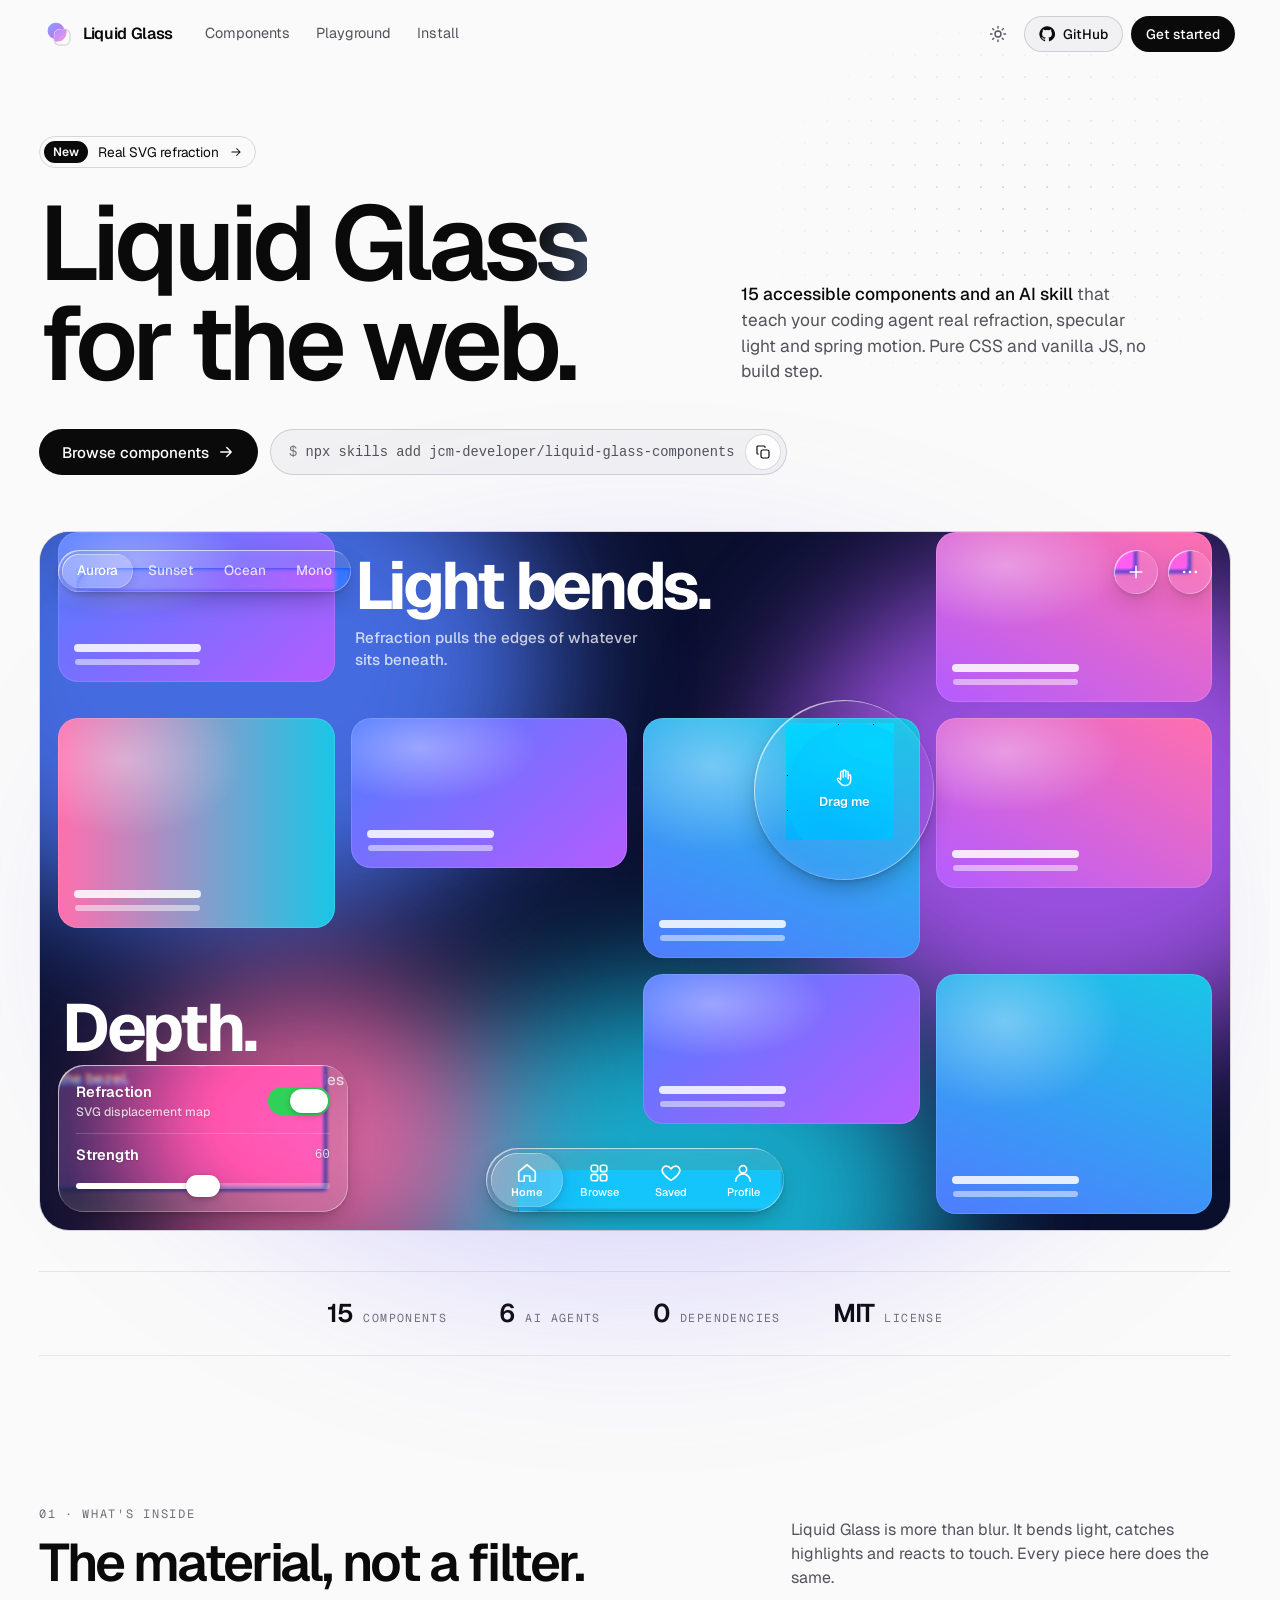
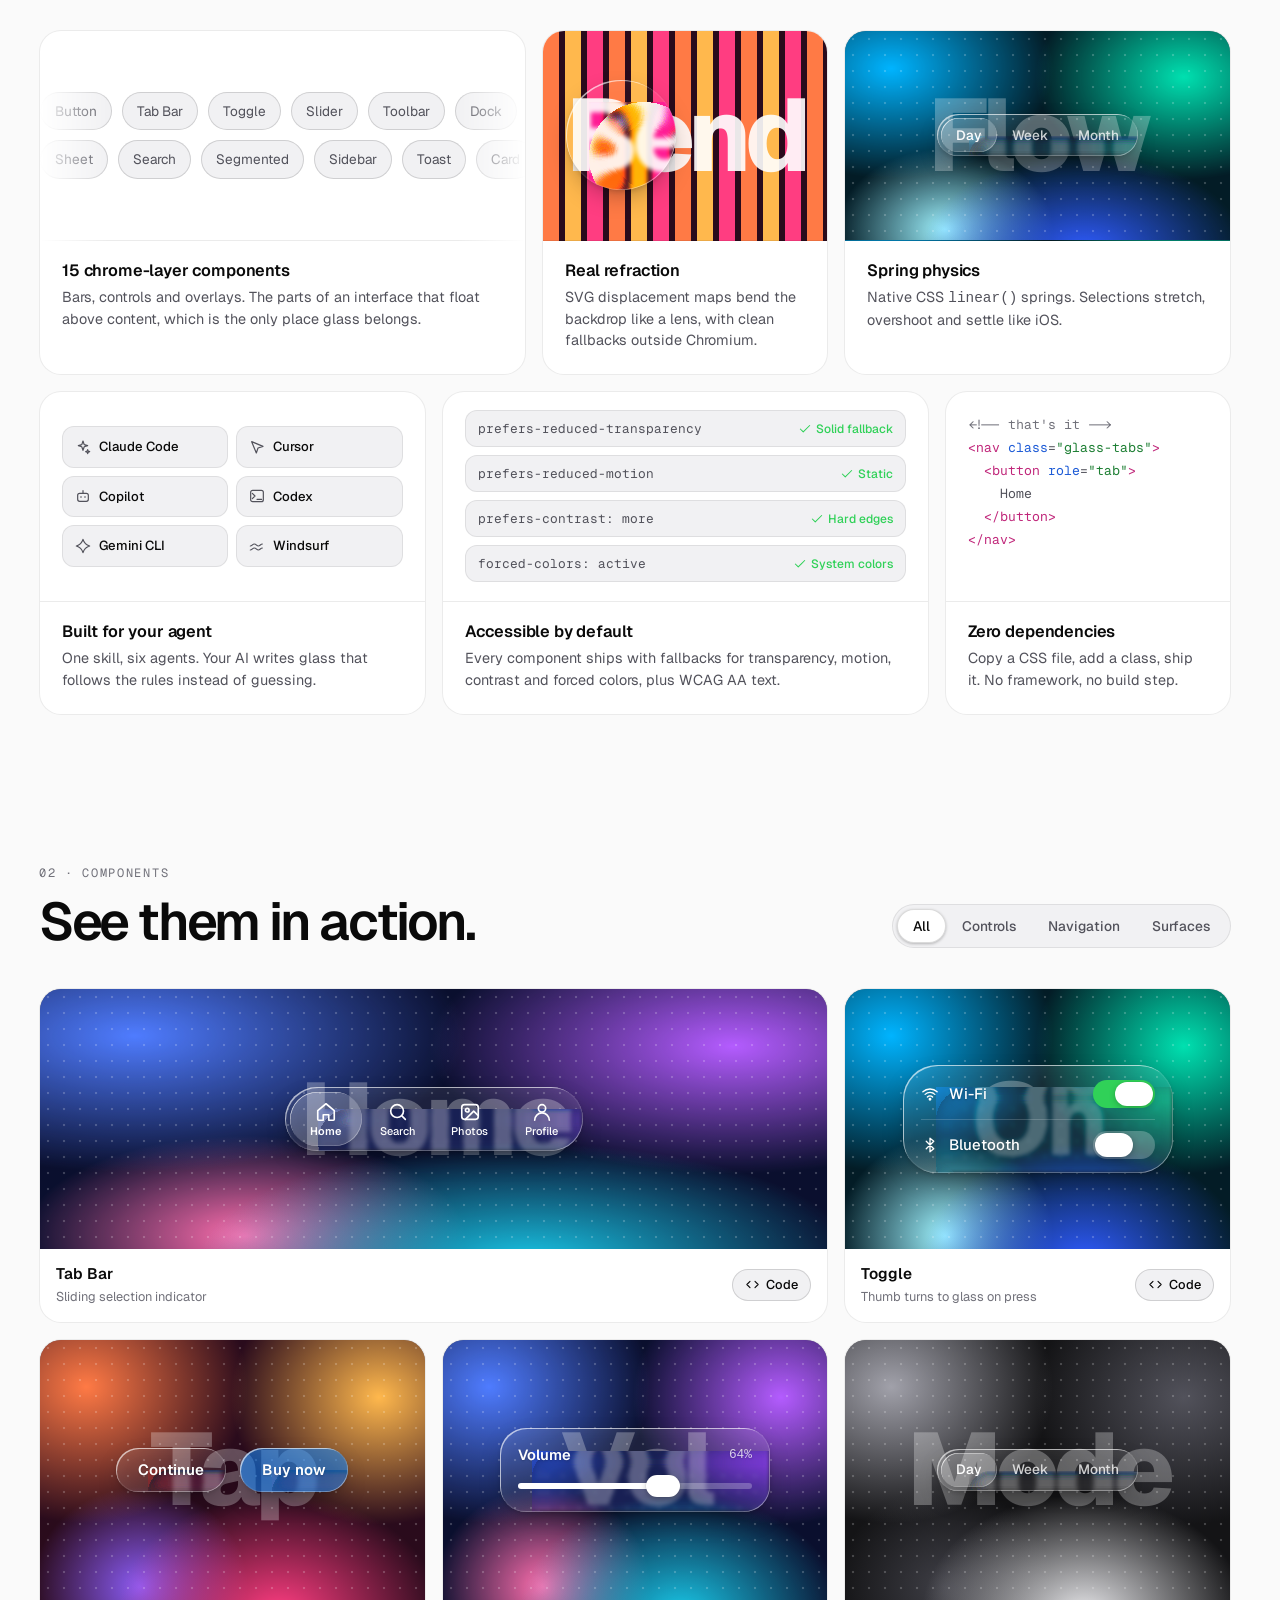
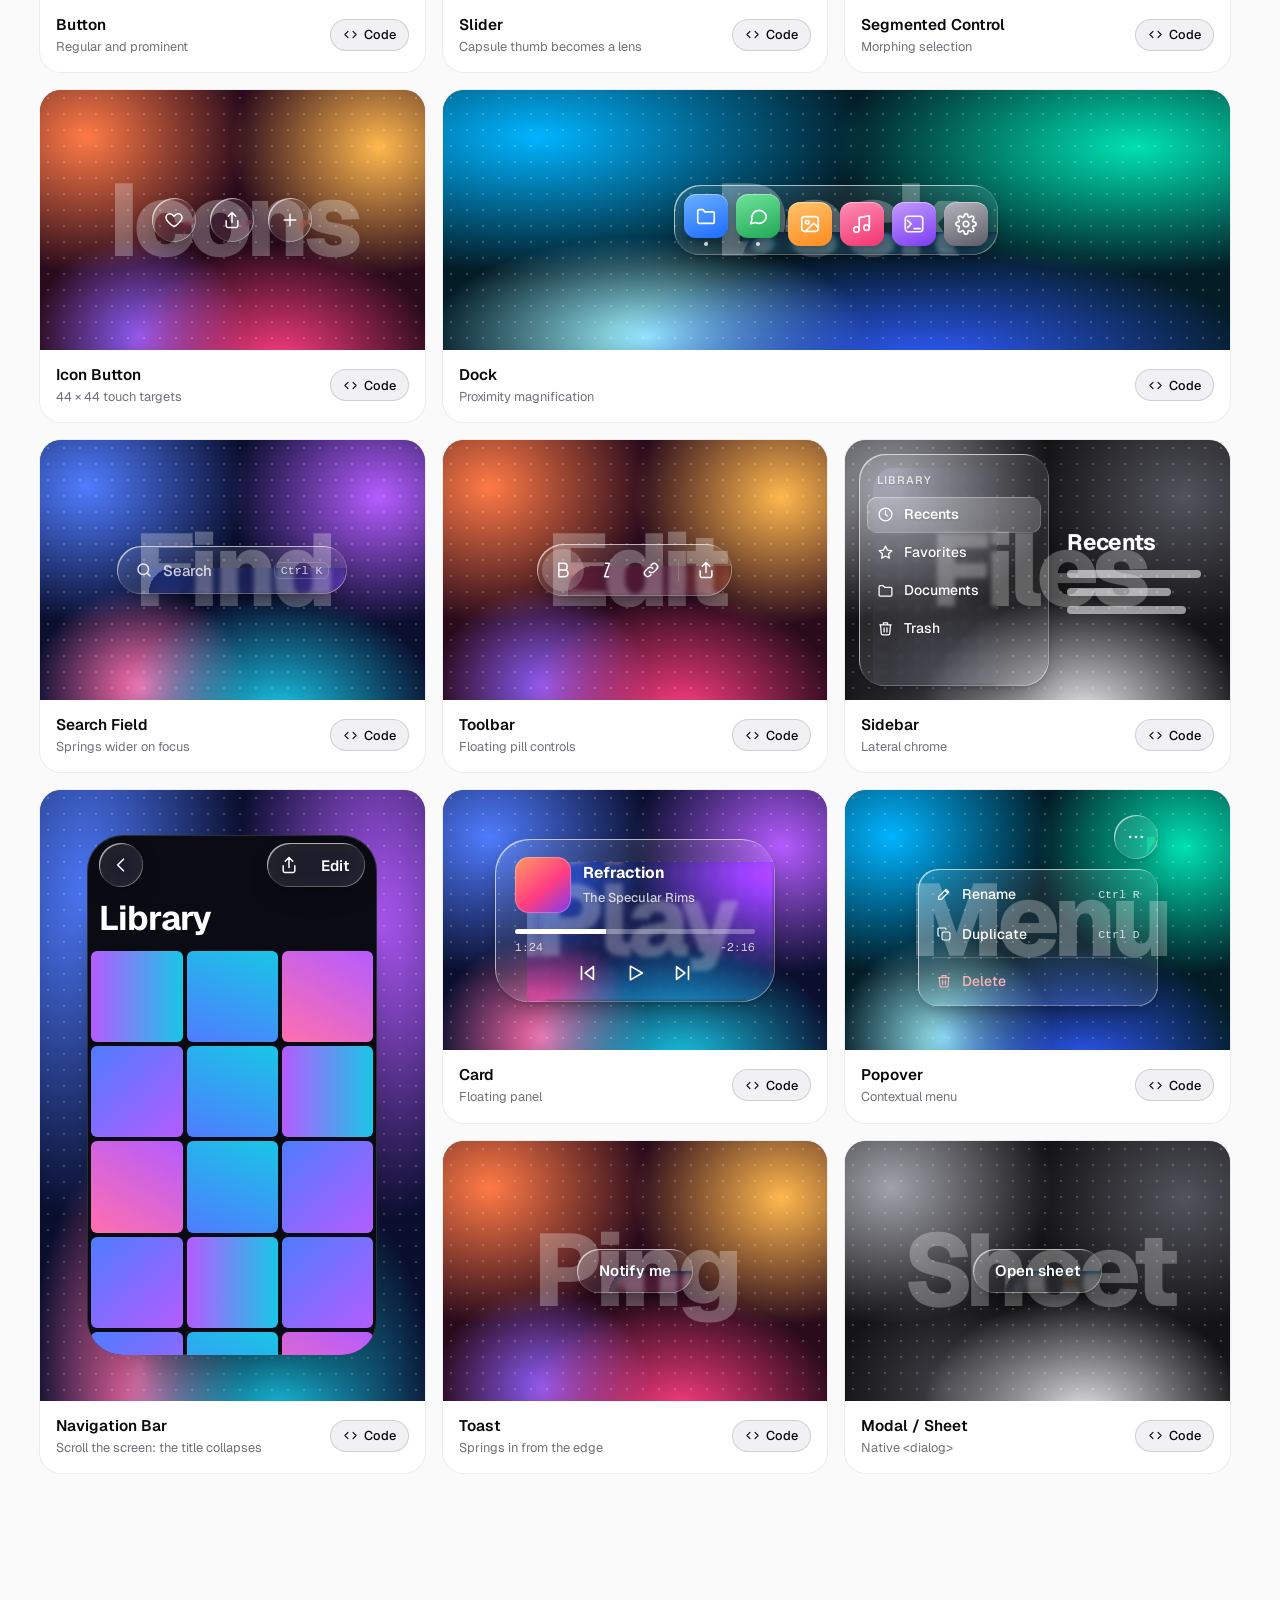
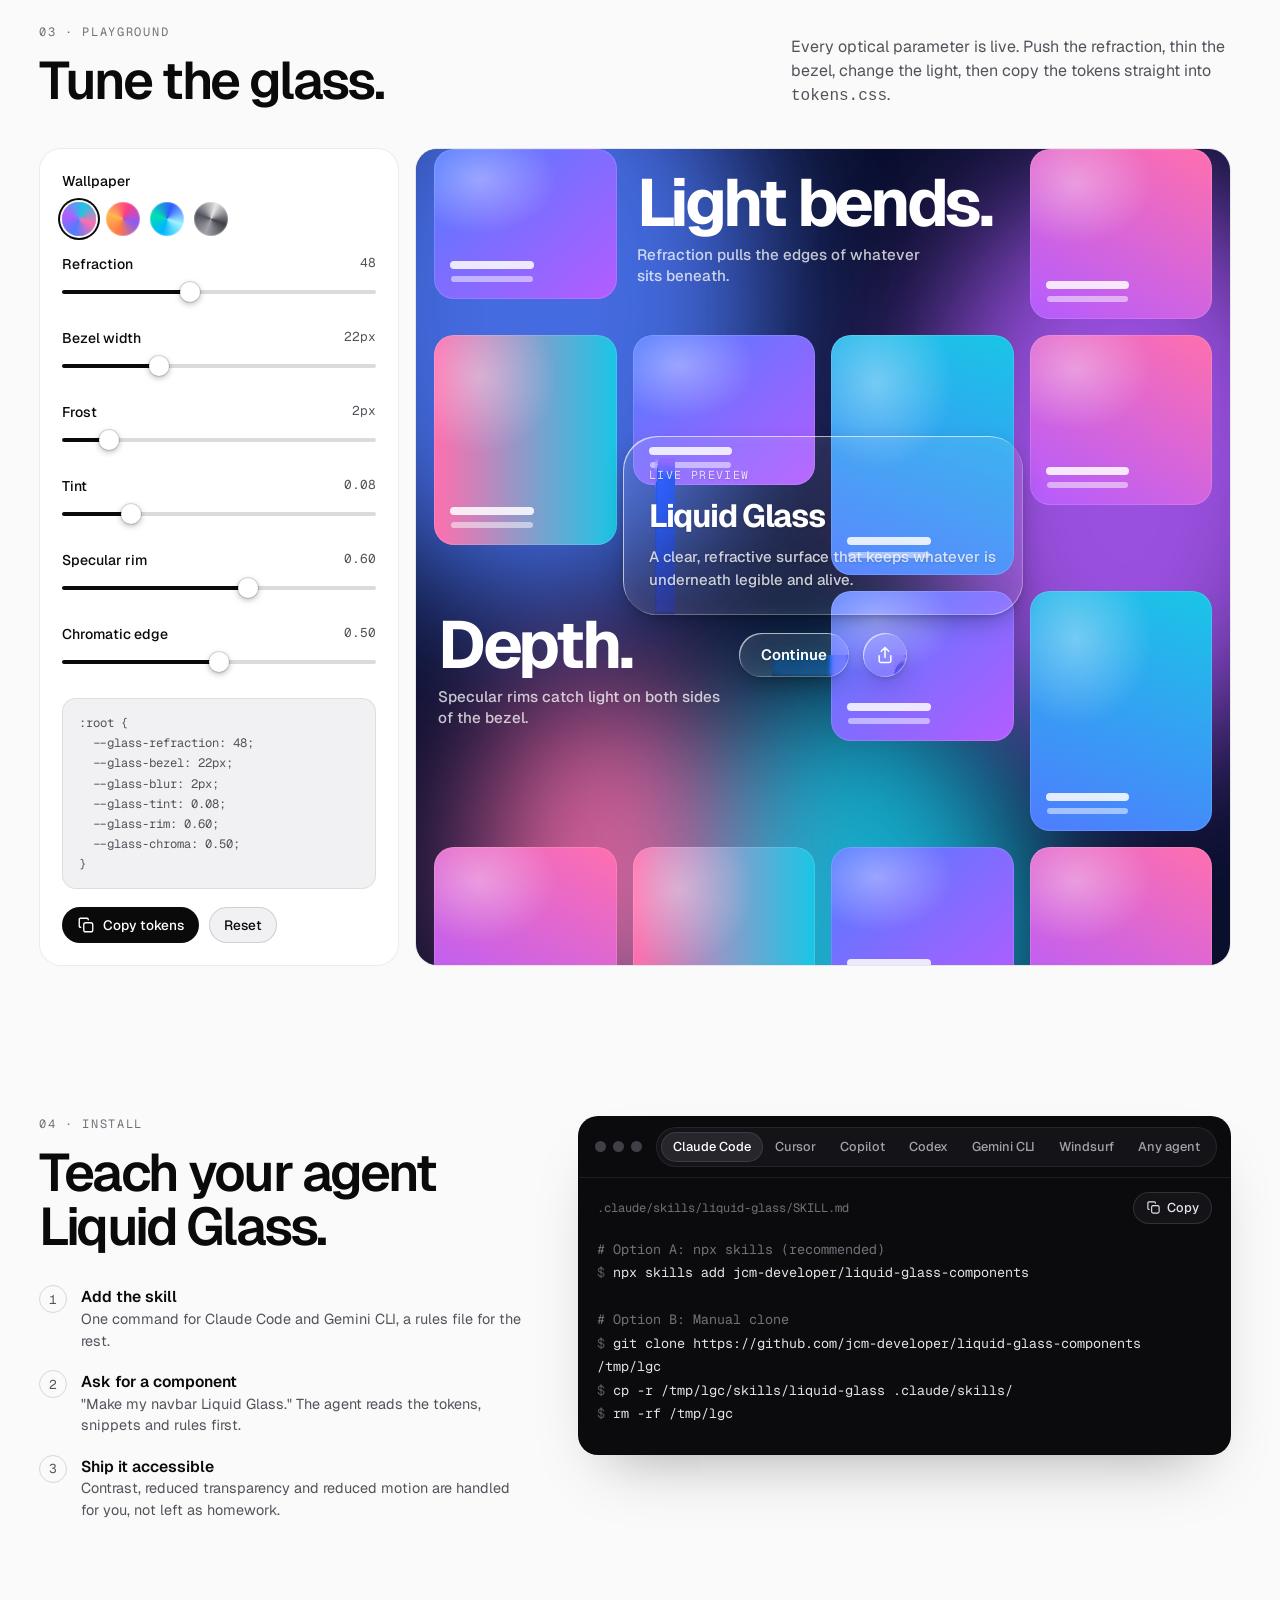
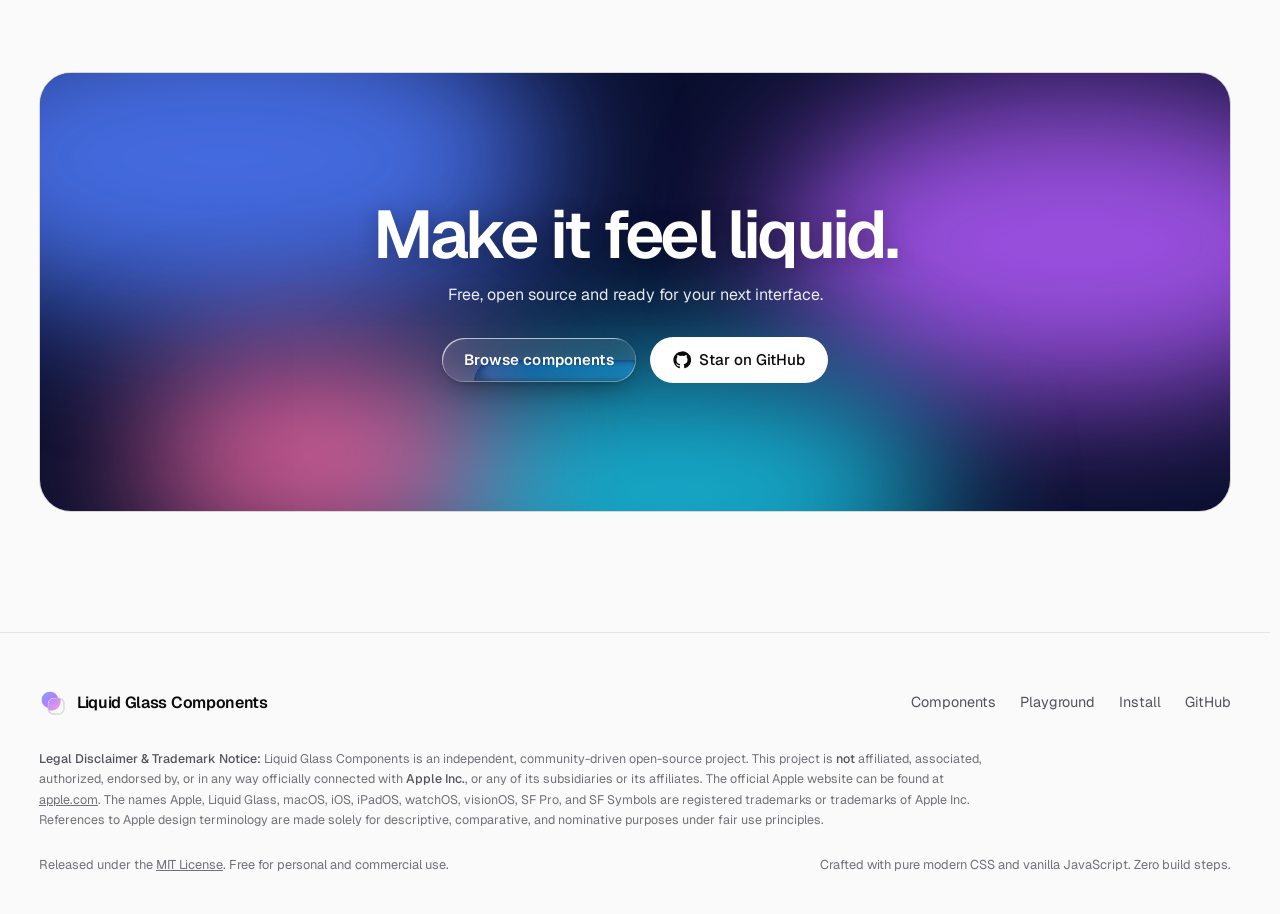
<file: site/index.html>
<!DOCTYPE html>
<html lang="en" data-theme="dark" data-glass-scheme="dark">
<head>
  <meta charset="UTF-8">
  <meta name="viewport" content="width=device-width, initial-scale=1.0">
  <title>Liquid Glass Components</title>
  <meta name="description" content="Open-source Liquid Glass components and AI skill for the web. Real SVG refraction, specular light and spring motion. Pure CSS and vanilla JS.">
  <meta name="theme-color" content="#08080a">
  <link rel="canonical" href="https://jcm-developer.github.io/liquid-glass-components/">
  <!-- Link previews (LinkedIn, X, Slack). og.png is .github/assets/social-preview.png, copied by the deploy. -->
  <meta property="og:type" content="website">
  <meta property="og:site_name" content="Liquid Glass Components">
  <meta property="og:title" content="Liquid Glass Components: Liquid Glass for the web, inspired by Apple's design language">
  <meta property="og:description" content="Open-source Liquid Glass components and AI skill for the web. Real SVG refraction, specular light and spring motion. Pure CSS and vanilla JS.">
  <meta property="og:url" content="https://jcm-developer.github.io/liquid-glass-components/">
  <meta property="og:image" content="https://jcm-developer.github.io/liquid-glass-components/og.png">
  <meta property="og:image:width" content="1280">
  <meta property="og:image:height" content="640">
  <meta property="og:image:alt" content="A glass lens refracting a striped wallpaper next to a glass segmented control, settings card and tab bar">
  <meta name="twitter:card" content="summary_large_image">
  <meta name="twitter:title" content="Liquid Glass Components: Liquid Glass for the web, inspired by Apple's design language">
  <meta name="twitter:description" content="Open-source Liquid Glass components and AI skill for the web. Real SVG refraction, specular light and spring motion. Pure CSS and vanilla JS.">
  <meta name="twitter:image" content="https://jcm-developer.github.io/liquid-glass-components/og.png">
  <link rel="icon" type="image/svg+xml" href="data:image/svg+xml,%3Csvg xmlns='http://www.w3.org/2000/svg' viewBox='0 0 32 32'%3E%3Cdefs%3E%3ClinearGradient id='o' x1='0' y1='0' x2='1' y2='1'%3E%3Cstop offset='0' stop-color='%237aa7ff'/%3E%3Cstop offset='.55' stop-color='%23b37bff'/%3E%3Cstop offset='1' stop-color='%23ff86c1'/%3E%3C/linearGradient%3E%3C/defs%3E%3Ccircle cx='12.5' cy='12.5' r='9.5' fill='url(%23o)'/%3E%3Crect x='10.5' y='10.5' width='18' height='18' rx='6' fill='%23fff' fill-opacity='.35' stroke='%23fff' stroke-opacity='.9' stroke-width='1.2'/%3E%3C/svg%3E">
  <link rel="preconnect" href="https://fonts.googleapis.com">
  <link rel="preconnect" href="https://fonts.gstatic.com" crossorigin>
  <link href="https://fonts.googleapis.com/css2?family=Geist:wght@400;500;600;700;800&family=Geist+Mono:wght@400;500&display=swap" rel="stylesheet">

  <!-- The demos load the skill's own files, so what you see is exactly what "Code" shows. -->
  <link rel="stylesheet" href="../skills/liquid-glass/snippets/tokens.css">
  <link rel="stylesheet" href="../skills/liquid-glass/snippets/glass-surface.css">
  <link rel="stylesheet" href="../skills/liquid-glass/snippets/glass-button.css">
  <link rel="stylesheet" href="../skills/liquid-glass/snippets/glass-card.css">
  <link rel="stylesheet" href="../skills/liquid-glass/snippets/glass-dock.css">
  <link rel="stylesheet" href="../skills/liquid-glass/snippets/glass-modal.css">
  <link rel="stylesheet" href="../skills/liquid-glass/snippets/glass-nav-bar.css">
  <link rel="stylesheet" href="../skills/liquid-glass/snippets/glass-popover.css">
  <link rel="stylesheet" href="../skills/liquid-glass/snippets/glass-search.css">
  <link rel="stylesheet" href="../skills/liquid-glass/snippets/glass-segmented.css">
  <link rel="stylesheet" href="../skills/liquid-glass/snippets/glass-sidebar.css">
  <link rel="stylesheet" href="../skills/liquid-glass/snippets/glass-slider.css">
  <link rel="stylesheet" href="../skills/liquid-glass/snippets/glass-tab-bar.css">
  <link rel="stylesheet" href="../skills/liquid-glass/snippets/glass-toast.css">
  <link rel="stylesheet" href="../skills/liquid-glass/snippets/glass-toggle.css">
  <link rel="stylesheet" href="../skills/liquid-glass/snippets/glass-toolbar.css">
  <script src="../skills/liquid-glass/snippets/liquid-glass.js" defer></script>

  <script>
    // Runs before first paint so the page never flashes the wrong theme.
    (function () {
      var t = null;
      try { t = localStorage.getItem('lg-theme'); } catch (e) {}
      if (!t) t = matchMedia('(prefers-color-scheme: light)').matches ? 'light' : 'dark';
      document.documentElement.dataset.theme = t;
      document.documentElement.dataset.glassScheme = t;
      document.querySelector('meta[name="theme-color"]').content = t === 'light' ? '#fafafa' : '#08080a';
    })();
  </script>
  <style>
    /* ── Page tokens ── */
    :root {
      --bg: #08080a;
      --bg-2: #101013;
      --card: #0f0f12;
      --line: rgba(255, 255, 255, 0.08);
      --line-2: rgba(255, 255, 255, 0.14);
      --text: #f5f5f7;
      --muted: #a1a1aa;
      --dim: #71717a;
      --btn-bg: #f5f5f7;
      --btn-fg: #0a0a0a;
      --nav-glass: rgba(20, 20, 24, 0.55);
      --focus: #4da3ff;
      --glow: rgba(110, 90, 255, 0.35);
      --logo-edge: rgba(255, 255, 255, 0.12);
      --scroll-thumb: rgba(255, 255, 255, 0.18);
      color-scheme: dark;

      --font: 'Geist', -apple-system, BlinkMacSystemFont, system-ui, 'Segoe UI', sans-serif;
      --mono: 'Geist Mono', ui-monospace, 'SF Mono', Menlo, Consolas, monospace;
      --ease: cubic-bezier(0.16, 1, 0.3, 1);
      --spring: var(--glass-easing-spring);
      /* Components inherit the page font through their own token. */
      --glass-font-sans: var(--font);
    }

    [data-theme="light"] {
      --bg: #fafafa;
      --bg-2: #f1f1f3;
      --card: #ffffff;
      --line: rgba(0, 0, 0, 0.08);
      --line-2: rgba(0, 0, 0, 0.14);
      --text: #0a0a0a;
      --muted: #52525b;
      --dim: #71717a;
      --btn-bg: #0a0a0a;
      --btn-fg: #ffffff;
      --nav-glass: rgba(255, 255, 255, 0.62);
      --focus: #0a6cff;
      --glow: rgba(110, 90, 255, 0.22);
      --logo-edge: rgba(0, 0, 0, 0.18);
      --scroll-thumb: rgba(0, 0, 0, 0.2);
      color-scheme: light;
    }

    /* Wallpaper palettes shared by every demo stage */
    [data-wall="aurora"] { --w0: #0a0f2e; --w1: #4f7cff; --w2: #b45cff; --w3: #19c6e6; --w4: #ff6fae; }
    [data-wall="sunset"] { --w0: #2a0b1c; --w1: #ff7a45; --w2: #ffb84d; --w3: #ff3d81; --w4: #8b5cf6; }
    [data-wall="ocean"]  { --w0: #031c26; --w1: #00b4ff; --w2: #00e0b0; --w3: #2f5bff; --w4: #9ff3ff; }
    [data-wall="mono"]   { --w0: #141416; --w1: #a1a1aa; --w2: #52525b; --w3: #e4e4e7; --w4: #3f3f46; }

    /* ── Base ── */
    *, *::before, *::after { box-sizing: border-box; margin: 0; padding: 0; }
    html { scroll-behavior: smooth; -webkit-text-size-adjust: 100%; scrollbar-gutter: stable; }
    /* Thin scrollbars in the page palette. Setting scrollbar-color turns off ::-webkit-scrollbar
       in Chromium 121+, so the standard properties are the only styling used. */
    html, .drawer pre, .term pre, .play-code { scrollbar-width: thin; scrollbar-color: var(--scroll-thumb) transparent; }
    /* A modal owns the scroll, so the page behind it stops showing a second scrollbar. */
    html:has(dialog[open]) { overflow: hidden; }
    body {
      background: var(--bg);
      color: var(--text);
      font-family: var(--font);
      font-size: 16px;
      line-height: 1.5;
      -webkit-font-smoothing: antialiased;
      overflow-x: clip;
      transition: background 0.4s, color 0.4s;
    }
    a { color: inherit; }
    button { font: inherit; color: inherit; }
    :focus-visible { outline: 2px solid var(--focus); outline-offset: 3px; }
    .wrap { max-width: 1240px; margin: 0 auto; padding: 0 24px; }
    .sr-only { position: absolute; width: 1px; height: 1px; overflow: hidden; clip: rect(0 0 0 0); white-space: nowrap; }
    .i { width: 18px; height: 18px; flex: none; stroke: currentColor; fill: none; stroke-width: 1.8; stroke-linecap: round; stroke-linejoin: round; }
    .ic-check { display: none; }
    .copied .ic-copy { display: none; }
    .copied .ic-check { display: block; }
    .logo { width: 28px; height: 28px; flex: none; }


    /* ── Flat page buttons ── */
    .btn {
      display: inline-flex; align-items: center; justify-content: center; gap: 8px;
      height: 46px; padding: 0 22px;
      border-radius: 999px; border: 1px solid transparent;
      font: 500 0.95rem var(--font);
      text-decoration: none; cursor: pointer; white-space: nowrap;
      transition: transform 0.5s var(--spring), background 0.2s, border-color 0.2s;
    }
    .btn:active { transform: scale(0.96); }
    .btn .i { transition: transform 0.4s var(--spring); }
    .btn:hover .i-arrow { transform: translateX(3px); }
    .btn-primary { background: var(--btn-bg); color: var(--btn-fg); }
    .btn-ghost { background: var(--bg-2); border-color: var(--line-2); color: var(--text); }
    .btn-ghost:hover { border-color: var(--dim); }
    .btn-sm { height: 36px; padding: 0 14px; font-size: 0.85rem; }
    .btn-white { background: #fff; color: #0a0a0a; }
    /* Icon-only secondary action: no outline at rest, so it never competes in shape with
       the labelled pills next to it. It sits outside a pill group, never between pills. */
    .icon-btn {
      width: 36px; height: 36px; flex: none; border-radius: 50%;
      display: grid; place-items: center;
      background: transparent; border: 0;
      color: var(--muted); cursor: pointer;
      transition: transform 0.5s var(--spring), background 0.2s, color 0.2s;
    }
    .icon-btn:hover { background: var(--bg-2); color: var(--text); }
    .icon-btn:active { transform: scale(0.92); }
    .icon-btn-sm { width: 32px; height: 32px; }
    .icon-btn-sm .i { width: 16px; height: 16px; }

    /* ── Wallpapers ── */
    .wall { position: absolute; inset: 0; overflow: hidden; background: var(--w0); transition: background 0.8s; }
    .blob { position: absolute; border-radius: 50%; filter: blur(70px); opacity: 0.85; transition: background 0.8s; }
    .blob.b1 { width: 55%; height: 75%; left: -12%; top: -18%; background: var(--w1); animation: drift1 22s ease-in-out infinite alternate; }
    .blob.b2 { width: 50%; height: 70%; right: -12%; top: 4%; background: var(--w2); animation: drift2 26s ease-in-out infinite alternate; }
    .blob.b3 { width: 46%; height: 60%; left: 30%; bottom: -26%; background: var(--w3); animation: drift1 30s ease-in-out infinite alternate-reverse; }
    .blob.b4 { width: 30%; height: 45%; left: 8%; bottom: -10%; background: var(--w4); animation: drift2 24s ease-in-out infinite alternate-reverse; }
    @keyframes drift1 { to { transform: translate(14%, 10%) scale(1.15); } }
    @keyframes drift2 { to { transform: translate(-12%, 14%) scale(0.9); } }

    .feed { position: absolute; inset: 0 0 auto 0; padding: 0 18px; animation: feed 70s linear infinite; }
    .feed-set { display: grid; grid-template-columns: repeat(4, 1fr); grid-auto-flow: dense; gap: 16px; padding-bottom: 16px; }
    @keyframes feed { to { transform: translateY(-50%); } }
    .f-tile {
      position: relative; overflow: hidden;
      height: var(--h); border-radius: 20px;
      background: linear-gradient(var(--a, 140deg), var(--c1), var(--c2));
      box-shadow: inset 0 0 0 1px rgba(255, 255, 255, 0.12);
    }
    .f-tile::before { content: ""; position: absolute; inset: 0; background: radial-gradient(70% 60% at 25% 20%, rgba(255, 255, 255, 0.35), transparent 60%); }
    .f-tile::after {
      content: ""; position: absolute; left: 16px; bottom: 30px;
      width: 46%; height: 8px; border-radius: 4px;
      background: rgba(255, 255, 255, 0.85);
      box-shadow: 0 14px 0 -1px rgba(255, 255, 255, 0.5);
    }
    .f-t0 { --c1: var(--w1); --c2: var(--w2); }
    .f-t1 { --c1: var(--w3); --c2: var(--w1); --a: 200deg; }
    .f-t2 { --c1: var(--w2); --c2: var(--w4); --a: 30deg; }
    .f-t3 { --c1: var(--w4); --c2: var(--w3); --a: 90deg; }
    .f-word { grid-column: span 2; padding: 22px 4px; color: #fff; font-size: clamp(2.4rem, 5.2vw, 4.6rem); font-weight: 700; letter-spacing: -0.05em; line-height: 0.95; }
    .f-word small { display: block; margin-top: 10px; font-size: 0.95rem; font-weight: 500; letter-spacing: 0; opacity: 0.75; max-width: 30ch; line-height: 1.4; }

    .wall-mini {
      position: relative; overflow: hidden;
      background:
        radial-gradient(60% 75% at 12% 18%, var(--w1), transparent 70%),
        radial-gradient(55% 70% at 88% 22%, var(--w2), transparent 70%),
        radial-gradient(60% 65% at 62% 105%, var(--w3), transparent 70%),
        radial-gradient(40% 55% at 26% 95%, var(--w4), transparent 70%),
        var(--w0);
    }
    .wall-mini::before {
      content: attr(data-word);
      position: absolute; inset: 0; display: grid; place-items: center;
      color: rgba(255, 255, 255, 0.28);
      font: 800 clamp(4.5rem, 8vw, 7rem)/1 var(--font); letter-spacing: -0.06em; white-space: nowrap;
      pointer-events: none;
    }
    .wall-mini::after {
      content: ""; position: absolute; inset: 0;
      background: radial-gradient(rgba(255, 255, 255, 0.2) 1px, transparent 1.6px) 0 0 / 16px 16px;
      pointer-events: none;
    }
    .wall-mini > * { position: relative; z-index: 1; }
    .stripes { background: repeating-linear-gradient(90deg, var(--w1) 0 16px, var(--w0) 16px 22px, var(--w2) 22px 38px, var(--w0) 38px 44px, var(--w3) 44px 60px, var(--w0) 60px 66px); }
    .stripes::before { color: rgba(255, 255, 255, 0.9); }
    .stripes::after { display: none; }
    .paused *, .paused *::before, .paused *::after { animation-play-state: paused !important; }

    /* ── Nav ── */
    .nav { position: fixed; inset: 0 0 auto; z-index: 50; display: flex; justify-content: center; transition: padding 0.5s var(--ease); }
    .nav-in {
      width: 100%; max-width: 1240px; height: 68px;
      display: flex; align-items: center; gap: 32px; padding: 0 24px;
      border: 1px solid transparent; border-radius: 0;
      transition: max-width 0.7s var(--ease), height 0.5s var(--ease), border-radius 0.7s var(--ease), background 0.4s, border-color 0.4s, box-shadow 0.4s, padding 0.5s var(--ease);
    }
    .nav.scrolled { padding: 12px 12px 0; }
    .nav.scrolled .nav-in {
      max-width: 880px; height: 56px; padding: 0 10px 0 18px;
      border-radius: 999px; background: var(--nav-glass);
      -webkit-backdrop-filter: blur(18px) saturate(180%);
      backdrop-filter: blur(18px) saturate(180%);
      border-color: var(--line);
      box-shadow: 0 12px 32px -12px rgba(0, 0, 0, 0.45), inset 1px 1px 0 -0.5px rgba(255, 255, 255, 0.22);
    }
    .brand { display: flex; align-items: center; gap: 10px; font-weight: 600; letter-spacing: -0.02em; text-decoration: none; white-space: nowrap; }
    .nav-links { display: flex; gap: 26px; font-size: 0.9rem; }
    .nav-links a { text-decoration: none; color: var(--muted); transition: color 0.2s; }
    .nav-links a:hover { color: var(--text); }
    .nav-actions { display: flex; align-items: center; gap: 8px; margin-left: auto; }
    .gh-btn .i { width: 16px; height: 16px; }
    .gh-stars:empty { display: none; }
    .menu-btn { display: none; }
    /* Mobile menu: a native popover, so Escape, light dismiss and the top layer come free. */
    .nav-menu {
      inset: 72px 16px auto auto; margin: 0;
      width: min(260px, calc(100vw - 32px)); padding: 8px;
      border: 1px solid var(--line); border-radius: 20px;
      background: var(--nav-glass); color: var(--text);
      -webkit-backdrop-filter: blur(18px) saturate(180%);
      backdrop-filter: blur(18px) saturate(180%);
      box-shadow: 0 20px 40px -16px rgba(0, 0, 0, 0.5);
    }
    .nav-menu:popover-open { display: flex; flex-direction: column; animation: menuIn 0.35s var(--ease); }
    @keyframes menuIn { from { opacity: 0; transform: translateY(-8px) scale(0.98); } }
    .nav-menu a:not(.btn) { display: flex; align-items: center; height: 44px; padding: 0 12px; border-radius: 12px; text-decoration: none; color: var(--muted); }
    .nav-menu a:not(.btn):hover { background: var(--bg-2); color: var(--text); }
    .nav-menu .btn { margin-top: 6px; }
    .theme-btn .i-sun { display: none; }
    [data-theme="light"] .theme-btn .i-sun { display: block; }
    [data-theme="light"] .theme-btn .i-moon { display: none; }

    /* ── Hero ── */
    .hero { position: relative; padding-top: 136px; }
    .hero::before {
      content: ""; position: absolute; top: 0; right: 0; width: 520px; height: 420px;
      background: radial-gradient(var(--line-2) 1px, transparent 1.5px) 0 0 / 22px 22px;
      -webkit-mask-image: radial-gradient(closest-side, #000, transparent);
      mask-image: radial-gradient(closest-side, #000, transparent);
      pointer-events: none;
    }
    .hero-top { display: grid; grid-template-columns: 1.35fr 1fr; gap: 40px; align-items: end; }
    .pill-new {
      display: inline-flex; align-items: center; gap: 10px;
      padding: 4px 12px 4px 4px; margin-bottom: 26px;
      border: 1px solid var(--line-2); border-radius: 999px;
      font-size: 0.85rem; text-decoration: none;
      transition: border-color 0.2s; animation: wordIn 0.8s var(--ease) both;
    }
    .pill-new:hover { border-color: var(--dim); }
    .pill-new b { padding: 2px 9px; border-radius: 999px; background: var(--text); color: var(--bg); font-size: 0.75rem; font-weight: 600; }
    .pill-new .i { width: 14px; height: 14px; }
    h1 { font-size: clamp(3rem, 8.2vw, 6.6rem); font-weight: 600; letter-spacing: -0.05em; line-height: 0.95; }
    .w { display: inline-block; animation: wordIn 1s var(--ease) both; animation-delay: calc(var(--i) * 80ms + 80ms); }
    @keyframes wordIn { from { opacity: 0; filter: blur(14px); transform: translateY(0.3em); } }
    .shine {
      background: linear-gradient(100deg, var(--text) 0%, var(--text) 30%, #8fb8ff 42%, #e0a3ff 50%, #ff9ccf 56%, var(--text) 70%, var(--text) 100%);
      background-size: 300% 100%;
      -webkit-background-clip: text; background-clip: text; color: transparent;
      animation: shine 7s ease-in-out infinite;
    }
    @keyframes shine { 0% { background-position: 100% 0; } 60%, 100% { background-position: 0% 0; } }
    .hero-side { padding-bottom: 8px; animation: wordIn 1s 0.5s var(--ease) both; }
    .hero-side p { color: var(--muted); font-size: 1.08rem; max-width: 410px; }
    .hero-side p strong { color: var(--text); font-weight: 500; }
    .hero-ctas { display: flex; flex-wrap: wrap; align-items: center; gap: 12px; margin-top: 36px; animation: wordIn 1s 0.45s var(--ease) both; }
    .cmd {
      display: inline-flex; align-items: center; gap: 10px;
      height: 46px; max-width: 100%; padding: 0 5px 0 18px;
      border: 1px solid var(--line-2); border-radius: 999px; background: var(--bg-2);
      font: 0.86rem var(--mono); color: var(--muted);
    }
    .cmd code { min-width: 0; overflow: hidden; text-overflow: ellipsis; white-space: nowrap; }
    .cmd code span { color: var(--dim); user-select: none; }
    .cmd button {
      flex: none; width: 36px; height: 36px; border-radius: 50%;
      display: grid; place-items: center;
      border: 0; background: var(--card); color: var(--text); cursor: pointer;
      box-shadow: inset 0 0 0 1px var(--line-2);
    }
    .cmd .i { width: 16px; height: 16px; }

    .stage-glow { position: relative; }
    .stage-glow::before { content: ""; position: absolute; inset: 8% 6% -8%; background: var(--glow); filter: blur(90px); border-radius: 50%; pointer-events: none; }
    .stage {
      position: relative; margin-top: 56px;
      height: clamp(560px, 56vw, 700px);
      border-radius: 30px; overflow: hidden; border: 1px solid var(--line-2);
      animation: stageIn 1.3s 0.35s var(--ease) both;
    }
    @keyframes stageIn { from { opacity: 0; transform: translateY(40px) scale(0.97); } }
    .stage > .st { position: absolute; z-index: 3; }
    .st-presets { top: 18px; left: 18px; }
    .st-actions { top: 18px; right: 18px; display: flex; gap: 10px; }
    .st-panel { left: 18px; bottom: 18px; width: 290px; padding: 16px 18px 12px; --glass-tint: 0.1; }
    .st-panel .row { display: flex; align-items: center; justify-content: space-between; gap: 12px; }
    .st-panel .row + .row { margin-top: 12px; padding-top: 10px; border-top: 1px solid var(--glass-separator); }
    .st-panel .lbl { font-weight: 600; font-size: 0.92rem; }
    .st-panel .sub { font-size: 0.76rem; color: var(--glass-text-secondary); }
    .st-panel .glass-slider-wrap { max-width: none; }
    .st-tabbar { bottom: 18px; left: 50%; translate: -50% 0; }
    .lens {
      left: 60%; top: 24%; width: 180px; height: 180px;
      border-radius: 50%; --glass-tint: 0.02;
      display: grid; place-items: center;
      cursor: grab; touch-action: none; user-select: none;
      animation: float 6s ease-in-out infinite;
      transition: scale 0.55s var(--spring);
    }
    .lens.grabbing { cursor: grabbing; scale: 1.08; }
    .lens.touched { animation: none; }
    .lens-hint { display: flex; flex-direction: column; align-items: center; gap: 4px; font-size: 0.8rem; font-weight: 600; transition: opacity 0.4s; }
    .lens-hint .i { width: 20px; height: 20px; }
    .lens.touched .lens-hint { opacity: 0; }
    @keyframes float { 50% { translate: 0 -16px; } }

    .stats { display: flex; justify-content: center; flex-wrap: wrap; gap: 14px 52px; margin-top: 40px; padding: 22px 0; border-top: 1px solid var(--line); border-bottom: 1px solid var(--line); }
    .stat { display: flex; align-items: baseline; gap: 10px; }
    .stat b { font-size: 1.6rem; font-weight: 600; letter-spacing: -0.03em; }
    .stat span { font: 0.72rem var(--mono); letter-spacing: 0.12em; text-transform: uppercase; color: var(--dim); }
    .stat[hidden] { display: none; }

    /* ── Sections ── */
    .section { padding-top: 150px; scroll-margin-top: 40px; }
    .sec-head { display: flex; flex-wrap: wrap; align-items: end; justify-content: space-between; gap: 20px 40px; margin-bottom: 40px; }
    .kicker { display: block; margin-bottom: 14px; font: 0.75rem var(--mono); letter-spacing: 0.14em; text-transform: uppercase; color: var(--dim); }
    h2 { font-size: clamp(2.1rem, 4.4vw, 3.3rem); font-weight: 600; letter-spacing: -0.045em; line-height: 1.02; }
    .sec-head p { color: var(--muted); max-width: 440px; }
    .card { position: relative; background: var(--card); border: 1px solid var(--line); border-radius: 22px; overflow: hidden; }
    .spot::before {
      content: ""; position: absolute; inset: 0; z-index: 3; border-radius: inherit; pointer-events: none;
      background: radial-gradient(420px circle at var(--sx, -100%) var(--sy, -100%), rgba(255, 255, 255, 0.07), transparent 45%);
    }
    [data-theme="light"] .spot::before { background: radial-gradient(420px circle at var(--sx, -100%) var(--sy, -100%), rgba(0, 0, 0, 0.04), transparent 45%); }

    /* ── Bento ── */
    .bento { display: grid; grid-template-columns: repeat(12, 1fr); gap: 16px; }
    .bento .card { grid-column: span var(--s); display: flex; flex-direction: column; }
    .b-vis { position: relative; height: 210px; overflow: hidden; border-bottom: 1px solid var(--line); }
    .b-txt { padding: 18px 22px 22px; }
    .b-txt h3 { font-size: 1.02rem; font-weight: 600; letter-spacing: -0.01em; margin-bottom: 4px; }
    .b-txt p { color: var(--muted); font-size: 0.9rem; }
    .marquee {
      display: flex; flex-direction: column; justify-content: center; gap: 10px;
      -webkit-mask-image: linear-gradient(90deg, transparent, #000 14%, #000 86%, transparent);
      mask-image: linear-gradient(90deg, transparent, #000 14%, #000 86%, transparent);
    }
    .mq { display: flex; gap: 10px; width: max-content; animation: mq 38s linear infinite; }
    .mq.rev { animation-direction: reverse; animation-duration: 44s; }
    @keyframes mq { to { transform: translateX(-50%); } }
    .chip { padding: 8px 14px; border-radius: 999px; border: 1px solid var(--line-2); background: var(--bg-2); color: var(--muted); font-size: 0.85rem; white-space: nowrap; }
    .mini-lens { position: absolute; top: 50%; left: 8%; width: 110px; height: 110px; margin-top: -55px; border-radius: 50%; --glass-tint: 0.02; animation: sweep 6s ease-in-out infinite alternate; }
    @keyframes sweep { to { left: calc(92% - 110px); } }
    .b-center { display: grid; place-items: center; }
    .agents { display: grid; grid-template-columns: repeat(auto-fill, minmax(118px, 1fr)); gap: 8px; padding: 22px; height: 100%; align-content: center; }
    .agent { display: flex; align-items: center; gap: 8px; padding: 10px 12px; border-radius: 12px; border: 1px solid var(--line); background: var(--bg-2); font-size: 0.82rem; font-weight: 500; white-space: nowrap; }
    .agent .i { width: 16px; height: 16px; color: var(--muted); }
    .a11y { display: flex; flex-direction: column; justify-content: center; gap: 8px; padding: 0 22px; height: 100%; }
    .a11y-row { display: flex; align-items: center; justify-content: space-between; gap: 10px; padding: 9px 12px; border-radius: 12px; border: 1px solid var(--line); background: var(--bg-2); font: 0.8rem var(--mono); color: var(--muted); }
    .a11y-row b { display: inline-flex; align-items: center; gap: 4px; font: 500 0.75rem var(--font); color: #30d158; }
    .a11y-row .i { width: 14px; height: 14px; }
    .code-vis { padding: 22px; font: 0.82rem/1.75 var(--mono); color: var(--muted); white-space: pre; overflow: hidden; }
    .tk-t { color: #ff8fc8; } .tk-a { color: #8fb8ff; } .tk-s { color: #9de6a8; } .tk-c { color: var(--dim); }
    [data-theme="light"] .tk-t { color: #c0267a; }
    [data-theme="light"] .tk-a { color: #1d5bd6; }
    [data-theme="light"] .tk-s { color: #1e7f34; }

    /* ── Gallery ── */
    .filters { position: relative; display: inline-flex; padding: 4px; border-radius: 999px; border: 1px solid var(--line); background: var(--bg-2); max-width: 100%; }
    .filters button {
      position: relative; z-index: 1; height: 34px; padding: 0 16px;
      border: 0; border-radius: 999px; background: none;
      color: var(--muted); font: 500 0.86rem var(--font); cursor: pointer; white-space: nowrap; transition: color 0.2s;
    }
    .filters [aria-checked="true"] { color: var(--text); }
    .filters > .glass-indicator {
      position: absolute; top: 0; left: 0; z-index: 0;
      width: var(--glass-ind-w, 0); height: var(--glass-ind-h, 0);
      translate: var(--glass-ind-x, 0) var(--glass-ind-y, 0);
      border-radius: 999px; background: var(--card);
      box-shadow: 0 1px 3px rgba(0, 0, 0, 0.25), inset 0 0 0 1px var(--line-2);
      transition: translate 0.6s var(--spring), width 0.6s var(--spring), scale 0.25s var(--ease);
    }
    .filters > .glass-indicator.is-stretching { scale: 1.1 0.9; }
    .filters > .glass-indicator.is-instant { transition: none; }

    .gallery { display: grid; grid-template-columns: repeat(3, 1fr); grid-auto-flow: dense; gap: 16px; }
    .g-card { display: flex; flex-direction: column; }
    .g-card[hidden] { display: none; }
    .g-card.wide { grid-column: span 2; }
    .g-card.tall { grid-row: span 2; }
    .g-card.tall .g-stage { flex: 1; height: auto; min-height: 260px; }
    /* A phone screen that scrolls under the navigation bar demo. */
    .nb-phone {
      position: relative; width: 290px; height: calc(100% - 44px); max-height: 520px; min-height: 380px;
      overflow-y: auto; scrollbar-width: none; overscroll-behavior: contain;
      border-radius: 36px; background: #0b0b14; color: #fff;
      box-shadow: inset 0 0 0 1px rgba(255, 255, 255, 0.14), 0 30px 60px -24px rgba(0, 0, 0, 0.6);
    }
    .nb-phone::-webkit-scrollbar { display: none; }
    .nb-grid { display: grid; grid-template-columns: repeat(3, 1fr); gap: 4px; padding: 0 4px 4px; }
    .nb-grid i { aspect-ratio: 1; border-radius: 6px; background: linear-gradient(140deg, var(--w1), var(--w2)); }
    .nb-grid i:nth-child(3n+2) { background: linear-gradient(200deg, var(--w3), var(--w1)); }
    .nb-grid i:nth-child(4n+3) { background: linear-gradient(30deg, var(--w4), var(--w2)); }
    .nb-grid i:nth-child(5n+1) { background: linear-gradient(90deg, var(--w2), var(--w3)); }
    .g-stage { height: 260px; display: grid; place-items: center; }
    .g-meta { display: flex; align-items: center; justify-content: space-between; gap: 12px; padding: 14px 16px 16px; }
    .g-meta h3 { font-size: 0.96rem; font-weight: 600; }
    .g-meta p { font-size: 0.8rem; color: var(--dim); }
    .code-btn {
      display: inline-flex; align-items: center; gap: 6px; flex: none;
      height: 32px; padding: 0 12px; border-radius: 999px;
      border: 1px solid var(--line-2); background: var(--bg-2);
      font: 500 0.8rem var(--font); color: var(--text); cursor: pointer; text-decoration: none;
      transition: border-color 0.2s;
    }
    .code-btn:hover { border-color: var(--dim); }
    .code-btn .i { width: 15px; height: 15px; }
    .demo-row { display: flex; align-items: center; justify-content: center; flex-wrap: wrap; gap: 14px; }
    .list-card { width: 270px; padding: 4px 18px; }
    .li { display: flex; align-items: center; justify-content: space-between; gap: 12px; height: 50px; font-weight: 500; font-size: 0.94rem; }
    .li + .li { border-top: 1px solid var(--glass-separator); }
    .li .lab { display: flex; align-items: center; gap: 10px; }
    .g-stage .glass-slider-wrap { width: 270px; }
    .g-stage--side { display: flex; align-items: stretch; justify-content: flex-start; padding: 14px; gap: 18px; }
    .g-stage--side .glass-sidebar { width: 190px; }
    .side-content { flex: 1; display: flex; flex-direction: column; justify-content: center; gap: 10px; color: #fff; min-width: 0; }
    .side-content b { font-size: 1.4rem; letter-spacing: -0.03em; }
    .side-content span { display: block; height: 8px; border-radius: 4px; background: rgba(255, 255, 255, 0.55); }
    .np-card { width: 280px; }
    .np { display: flex; gap: 12px; align-items: center; }
    .np-cover { width: 56px; height: 56px; border-radius: 14px; flex: none; background: linear-gradient(140deg, #ff9a62, #ff3d81 55%, #7b3cf2); box-shadow: inset 0 0 0 1px rgba(255, 255, 255, 0.25); }
    .np b { display: block; font-size: 0.98rem; }
    .np small { font-size: 0.8rem; color: var(--glass-text-secondary); }
    .np-bar { height: 5px; border-radius: 3px; margin: 16px 0 6px; background: linear-gradient(to right, #fff 38%, rgba(255, 255, 255, 0.3) 38%); }
    .np-time { display: flex; justify-content: space-between; font: 0.7rem var(--mono); color: var(--glass-text-secondary); }
    .np-ctrl { display: flex; justify-content: center; gap: 26px; margin-top: 8px; }
    .np-ctrl .i { width: 22px; height: 22px; }
    .np-ctrl .fill { fill: currentColor; stroke: none; }
    .pop-demo { display: flex; flex-direction: column; align-items: flex-end; width: 240px; height: 210px; }
    .g-stage .glass-toast { position: absolute; top: 14px; bottom: auto; }
    .g-stage .glass-toast[data-state="hidden"] { translate: -50% -160%; }

    /* ── Playground ── */
    .play { display: grid; grid-template-columns: 360px 1fr; gap: 16px; }
    .play-panel { padding: 22px; display: flex; flex-direction: column; gap: 18px; }
    .ctrl .top { display: flex; justify-content: space-between; font-size: 0.88rem; font-weight: 500; margin-bottom: 6px; }
    .ctrl output { font: 0.8rem var(--mono); color: var(--muted); }
    .range { --p: 50%; -webkit-appearance: none; appearance: none; width: 100%; height: 22px; background: transparent; cursor: pointer; }
    .range::-webkit-slider-runnable-track { height: 4px; border-radius: 2px; background: linear-gradient(to right, var(--text) var(--p), var(--line-2) var(--p)); }
    .range::-webkit-slider-thumb { -webkit-appearance: none; width: 20px; height: 20px; margin-top: -8px; border-radius: 50%; background: #fff; box-shadow: 0 0 0 1px rgba(0, 0, 0, 0.12), 0 2px 6px rgba(0, 0, 0, 0.3); transition: transform 0.4s var(--spring); }
    .range:active::-webkit-slider-thumb { transform: scale(1.2); }
    .range::-moz-range-track { height: 4px; border-radius: 2px; background: var(--line-2); }
    .range::-moz-range-progress { height: 4px; border-radius: 2px; background: var(--text); }
    .range::-moz-range-thumb { width: 20px; height: 20px; border: 0; border-radius: 50%; background: #fff; box-shadow: 0 0 0 1px rgba(0, 0, 0, 0.12), 0 2px 6px rgba(0, 0, 0, 0.3); }
    .swatches { display: flex; gap: 10px; }
    .swatch {
      width: 34px; height: 34px; border-radius: 50%; border: 0; cursor: pointer;
      background: conic-gradient(from 200deg, var(--w1), var(--w2), var(--w3), var(--w4), var(--w1));
      box-shadow: inset 0 0 0 1px rgba(255, 255, 255, 0.25);
      transition: transform 0.4s var(--spring), box-shadow 0.2s;
    }
    .swatch[aria-checked="true"] { box-shadow: 0 0 0 2px var(--bg), 0 0 0 4px var(--text); }
    .swatch:active { transform: scale(0.9); }
    .lbl-sm { font-size: 0.88rem; font-weight: 500; margin-bottom: 10px; }
    .play-code { margin: 0; padding: 14px 16px; border-radius: 14px; background: var(--bg-2); border: 1px solid var(--line); font: 0.76rem/1.65 var(--mono); color: var(--muted); white-space: pre; overflow-x: auto; }
    .play-actions { display: flex; gap: 10px; flex-wrap: wrap; }
    .play-stage { position: relative; min-height: 600px; border-radius: 22px; overflow: hidden; border: 1px solid var(--line); }
    .play-stage .feed { animation-duration: 90s; }
    .play-center { position: absolute; inset: 0; z-index: 2; display: flex; flex-direction: column; align-items: center; justify-content: center; gap: 18px; padding: 24px; }
    .pg-card { width: min(400px, 100%); padding: 26px 26px 24px; }
    .pg-card small { font: 0.72rem var(--mono); letter-spacing: 0.12em; text-transform: uppercase; color: var(--glass-text-secondary); }
    .pg-card h3 { font-size: 2rem; font-weight: 700; letter-spacing: -0.04em; margin: 6px 0; }

    /* ── Install ── */
    .install { display: grid; grid-template-columns: 1fr 1.35fr; gap: 56px; align-items: start; }
    .steps { list-style: none; margin-top: 32px; display: flex; flex-direction: column; gap: 18px; }
    .steps li { display: flex; gap: 14px; }
    .steps li > span { flex: none; width: 28px; height: 28px; border-radius: 50%; display: grid; place-items: center; border: 1px solid var(--line-2); font: 0.8rem var(--mono); color: var(--muted); }
    .steps b { display: block; font-weight: 600; font-size: 0.98rem; }
    .steps p { color: var(--muted); font-size: 0.9rem; }
    .term { background: #0b0b0e; border: 1px solid var(--line-2); border-radius: 20px; overflow: hidden; color: #e4e4e7; }
    [data-theme="light"] .term { border-color: rgba(0, 0, 0, 0.2); box-shadow: 0 30px 60px -30px rgba(0, 0, 0, 0.35); }
    .term-head { display: flex; align-items: center; gap: 14px; padding: 10px 12px; border-bottom: 1px solid rgba(255, 255, 255, 0.08); }
    .dots { display: flex; gap: 7px; flex: none; padding-left: 4px; }
    .dots i { width: 11px; height: 11px; border-radius: 50%; background: #3f3f46; }
    .term-tabs { flex: 1; min-width: 0; overflow-x: auto; scrollbar-width: none; }
    .term-tabs::-webkit-scrollbar { display: none; }
    .term .filters { background: #141418; border-color: rgba(255, 255, 255, 0.08); }
    .term .filters button { color: #a1a1aa; height: 30px; padding: 0 12px; font-size: 0.8rem; }
    .term .filters [aria-selected="true"] { color: #fff; }
    .term .filters > .glass-indicator { background: #26262c; box-shadow: inset 0 0 0 1px rgba(255, 255, 255, 0.1); }
    .term-path { display: flex; align-items: center; justify-content: space-between; gap: 12px; padding: 14px 18px 0; font: 0.76rem var(--mono); color: #71717a; }
    .term-path span { min-width: 0; overflow: hidden; text-overflow: ellipsis; white-space: nowrap; }
    .term .code-btn { background: #141418; border-color: rgba(255, 255, 255, 0.12); color: #e4e4e7; }
    .term pre { margin: 0; padding: 14px 18px 22px; min-height: 230px; max-height: 440px; overflow: auto; font: 0.84rem/1.75 var(--mono); white-space: pre-wrap; word-break: break-word; }
    .c-com { color: #71717a; }
    .c-cmd::before { content: "$ "; color: #52525b; user-select: none; }

    /* ── CTA and footer ── */
    .cta { position: relative; height: 440px; margin-top: 150px; border-radius: 32px; overflow: hidden; border: 1px solid var(--line-2); display: grid; place-items: center; text-align: center; }
    .cta-in { position: relative; z-index: 2; padding: 24px; color: #fff; }
    .cta-in h2 { font-size: clamp(2.2rem, 5.4vw, 4.2rem); text-shadow: 0 2px 20px rgba(0, 0, 0, 0.25); }
    .cta-in p { margin: 14px auto 30px; max-width: 460px; opacity: 0.9; }
    .foot { margin-top: 120px; padding: 56px 0 40px; border-top: 1px solid var(--line); }
    .foot-top { display: flex; flex-wrap: wrap; justify-content: space-between; align-items: center; gap: 24px; }
    .foot-links { display: flex; flex-wrap: wrap; gap: 24px; font-size: 0.9rem; }
    .foot-links a { text-decoration: none; color: var(--muted); }
    .foot-links a:hover { color: var(--text); }
    .legal { margin-top: 32px; font-size: 0.78rem; line-height: 1.65; color: var(--dim); max-width: 960px; }
    .legal strong { color: var(--muted); font-weight: 500; }
    .foot-bottom { display: flex; flex-wrap: wrap; justify-content: space-between; gap: 12px; margin-top: 24px; font-size: 0.8rem; color: var(--dim); }

    /* ── Overlays ── */
    .page-toast .i { color: #30d158; }
    dialog.drawer { position: fixed; inset: 0 0 0 auto; width: min(680px, 100%); height: 100%; max-height: 100%; max-width: 100%; margin: 0; padding: 0; border: 0; border-left: 1px solid var(--line-2); background: var(--bg); color: var(--text); }
    dialog.drawer[open] { display: flex; flex-direction: column; animation: drawerIn 0.55s var(--ease); }
    dialog.drawer::backdrop { background: rgba(0, 0, 0, 0.5); -webkit-backdrop-filter: blur(4px); backdrop-filter: blur(4px); }
    @keyframes drawerIn { from { transform: translateX(40px); opacity: 0; } }
    .drawer-head { display: flex; align-items: center; gap: 10px; padding: 16px 18px; border-bottom: 1px solid var(--line); }
    .drawer-head h3 { flex: 1; min-width: 0; font: 500 0.92rem var(--mono); overflow: hidden; text-overflow: ellipsis; white-space: nowrap; }
    .drawer pre { flex: 1; margin: 0; padding: 20px; overflow: auto; font: 0.8rem/1.7 var(--mono); color: var(--muted); white-space: pre-wrap; overflow-wrap: anywhere; }

    /* ── Scroll reveals (progressive: content is visible without support) ── */
    @supports (animation-timeline: view()) {
      @media (prefers-reduced-motion: no-preference) {
        .reveal { animation: reveal linear both; animation-timeline: view(); animation-range: entry 0% entry 40%; }
      }
    }
    @keyframes reveal { from { opacity: 0; translate: 0 48px; } }

    /* ── Responsive ── */
    @media (max-width: 1000px) {
      .hero-top { grid-template-columns: 1fr; gap: 24px; }
      .bento .card { grid-column: span 6; }
      .bento .card.full-md { grid-column: span 12; }
      .gallery { grid-template-columns: repeat(2, 1fr); }
      .play { grid-template-columns: 1fr; }
      .play-stage { order: -1; min-height: 480px; }
      .install { grid-template-columns: 1fr; gap: 32px; }
      .st-panel { display: none; }
      .feed-set { grid-template-columns: repeat(3, 1fr); }
    }
    @media (max-width: 760px) {
      .nav-links, .gh-label, .gh-stars, .nav-cta { display: none; }
      .menu-btn { display: grid; }
      .nav-in { gap: 12px; }
      /* Without its label, GitHub becomes an icon action like the theme button beside it. */
      .gh-btn { width: 36px; padding: 0; border-color: transparent; background: transparent; color: var(--muted); }
      .gh-btn:hover { border-color: transparent; background: var(--bg-2); color: var(--text); }
    }
    @media (max-width: 640px) {
      .wrap { padding: 0 16px; }
      .hero { padding-top: 112px; }
      .hero-ctas { flex-direction: column; align-items: stretch; }
      .hero-ctas .btn, .cmd { width: 100%; }
      .stage { height: 560px; border-radius: 24px; margin-top: 40px; }
      .st-actions { display: none; }
      .lens { width: 140px; height: 140px; left: 50%; top: 30%; margin-left: -70px; }
      .st-tabbar .glass-tabs__tab { min-width: 62px; }
      .feed-set { grid-template-columns: repeat(2, 1fr); }
      .stats { gap: 14px 28px; }
      .section { padding-top: 110px; }
      .bento .card, .bento .card.full-md { grid-column: span 12; }
      .gallery { grid-template-columns: 1fr; }
      .g-card.wide { grid-column: auto; }
      .g-card.tall { grid-row: auto; }
      .g-card.tall .g-stage { min-height: 460px; }
      /* The four filters fit a 360px screen; narrower ones scroll instead of overflowing. */
      .sec-head .filters { overflow-x: auto; scrollbar-width: none; }
      .sec-head .filters button { padding: 0 12px; font-size: 0.82rem; }
      .g-stage--side .glass-sidebar { width: 160px; }
      .play-stage { min-height: 440px; }
      .cta { height: 460px; margin-top: 110px; border-radius: 24px; }
    }

    /* ── Accessibility ── */
    @media (prefers-reduced-transparency: reduce) {
      .nav.scrolled .nav-in { background: var(--bg-2); -webkit-backdrop-filter: none; backdrop-filter: none; }
    }
    @media (prefers-reduced-motion: reduce) {
      *, *::before, *::after {
        animation-duration: 0.001ms !important;
        animation-iteration-count: 1 !important;
        transition-duration: 0.001ms !important;
        scroll-behavior: auto !important;
      }
    }
  </style>
</head>
<body>

  <!-- Icon sprite and logo -->
  <svg width="0" height="0" style="position:absolute" aria-hidden="true">
    <defs>
      <linearGradient id="logo-orb" x1="0" y1="0" x2="1" y2="1">
        <stop offset="0" stop-color="#7aa7ff"/><stop offset=".55" stop-color="#b37bff"/><stop offset="1" stop-color="#ff86c1"/>
      </linearGradient>
      <linearGradient id="logo-rim" x1="0" y1="0" x2="1" y2="1">
        <stop offset="0" stop-color="#fff" stop-opacity="1"/><stop offset=".5" stop-color="#fff" stop-opacity=".2"/><stop offset="1" stop-color="#fff" stop-opacity=".75"/>
      </linearGradient>
      <clipPath id="logo-pane"><rect x="10.5" y="10.5" width="18" height="18" rx="6"/></clipPath>
      <filter id="logo-frost" x="-20%" y="-20%" width="140%" height="140%"><feGaussianBlur stdDeviation=".8"/></filter>
    </defs>
    <!-- Logo: a glass pane over a coloured orb. Inside the pane the orb is magnified and frosted, as refraction would. -->
    <symbol id="logo" viewBox="0 0 32 32">
      <circle cx="12.5" cy="12.5" r="9.5" fill="url(#logo-orb)"/>
      <g clip-path="url(#logo-pane)"><circle cx="13.8" cy="13.8" r="11" fill="url(#logo-orb)" filter="url(#logo-frost)"/></g>
      <rect x="10.5" y="10.5" width="18" height="18" rx="6" fill="#fff" fill-opacity=".16"/>
      <rect x="10.5" y="10.5" width="18" height="18" rx="6" fill="none" style="stroke: var(--logo-edge)" stroke-width="1.6"/>
      <rect x="10.5" y="10.5" width="18" height="18" rx="6" fill="none" stroke="url(#logo-rim)" stroke-width="1.1"/>
    </symbol>
    <symbol id="i-arrow" viewBox="0 0 24 24"><path d="M5 12h14M13 6l6 6-6 6"/></symbol>
    <symbol id="i-copy" viewBox="0 0 24 24"><rect x="9" y="9" width="12" height="12" rx="2.5"/><path d="M5 15H4.5A1.5 1.5 0 0 1 3 13.5v-9A1.5 1.5 0 0 1 4.5 3h9A1.5 1.5 0 0 1 15 4.5V5"/></symbol>
    <symbol id="i-check" viewBox="0 0 24 24"><path d="M20 6 9 17l-5-5"/></symbol>
    <symbol id="i-github" viewBox="0 0 24 24"><path fill="currentColor" stroke="none" d="M12 .5a11.5 11.5 0 0 0-3.64 22.41c.58.1.79-.25.79-.56v-2c-3.2.7-3.88-1.37-3.88-1.37-.52-1.33-1.28-1.69-1.28-1.69-1.04-.71.08-.7.08-.7 1.15.08 1.76 1.19 1.76 1.19 1.03 1.76 2.69 1.25 3.35.96.1-.75.4-1.25.73-1.54-2.55-.29-5.24-1.28-5.24-5.68 0-1.26.45-2.28 1.19-3.09-.12-.29-.52-1.46.11-3.05 0 0 .97-.31 3.17 1.18a11 11 0 0 1 5.77 0c2.2-1.49 3.17-1.18 3.17-1.18.63 1.59.23 2.76.11 3.05.74.81 1.19 1.83 1.19 3.09 0 4.41-2.69 5.38-5.25 5.67.41.36.78 1.06.78 2.14v3.17c0 .31.21.67.8.56A11.5 11.5 0 0 0 12 .5Z"/></symbol>
    <symbol id="i-sun" viewBox="0 0 24 24"><circle cx="12" cy="12" r="4"/><path d="M12 2v2M12 20v2M4.93 4.93l1.41 1.41M17.66 17.66l1.41 1.41M2 12h2M20 12h2M6.34 17.66l-1.41 1.41M19.07 4.93l-1.41 1.41"/></symbol>
    <symbol id="i-moon" viewBox="0 0 24 24"><path d="M20.5 14.5A8.5 8.5 0 0 1 9.5 3.5a8.5 8.5 0 1 0 11 11Z"/></symbol>
    <symbol id="i-search" viewBox="0 0 24 24"><circle cx="11" cy="11" r="7"/><path d="m20 20-3.5-3.5"/></symbol>
    <symbol id="i-home" viewBox="0 0 24 24"><path d="M3 10.5 12 3l9 7.5V20a1 1 0 0 1-1 1h-5v-6H9v6H4a1 1 0 0 1-1-1Z"/></symbol>
    <symbol id="i-grid" viewBox="0 0 24 24"><rect x="3.5" y="3.5" width="7" height="7" rx="2"/><rect x="13.5" y="3.5" width="7" height="7" rx="2"/><rect x="3.5" y="13.5" width="7" height="7" rx="2"/><rect x="13.5" y="13.5" width="7" height="7" rx="2"/></symbol>
    <symbol id="i-heart" viewBox="0 0 24 24"><path d="M12 20s-7.5-4.6-9.3-9.2C1.5 7.6 3.6 4.5 7 4.5c2 0 3.4 1.1 5 3 1.6-1.9 3-3 5-3 3.4 0 5.5 3.1 4.3 6.3C19.5 15.4 12 20 12 20Z"/></symbol>
    <symbol id="i-user" viewBox="0 0 24 24"><circle cx="12" cy="8" r="4"/><path d="M4 21a8 8 0 0 1 16 0"/></symbol>
    <symbol id="i-plus" viewBox="0 0 24 24"><path d="M12 5v14M5 12h14"/></symbol>
    <symbol id="i-share" viewBox="0 0 24 24"><path d="M12 3v12M7.5 7.5 12 3l4.5 4.5M5 13v6a2 2 0 0 0 2 2h10a2 2 0 0 0 2-2v-6"/></symbol>
    <symbol id="i-more" viewBox="0 0 24 24"><circle cx="5" cy="12" r="1.6" fill="currentColor" stroke="none"/><circle cx="12" cy="12" r="1.6" fill="currentColor" stroke="none"/><circle cx="19" cy="12" r="1.6" fill="currentColor" stroke="none"/></symbol>
    <symbol id="i-bold" viewBox="0 0 24 24"><path d="M7 4h6a4 4 0 0 1 0 8H7zM7 12h7a4 4 0 0 1 0 8H7z"/></symbol>
    <symbol id="i-italic" viewBox="0 0 24 24"><path d="M14 4h-4M14 20h-4M15 4 9 20"/></symbol>
    <symbol id="i-link" viewBox="0 0 24 24"><path d="M10 14a4 4 0 0 0 5.7 0l3-3a4 4 0 0 0-5.7-5.7l-1 1M14 10a4 4 0 0 0-5.7 0l-3 3a4 4 0 0 0 5.7 5.7l1-1"/></symbol>
    <symbol id="i-vol-hi" viewBox="0 0 24 24"><path d="M4 9.5h3l4.5-4v13L7 14.5H4zM15.5 8.5a5 5 0 0 1 0 7M18.5 5.5a9 9 0 0 1 0 13"/></symbol>
    <symbol id="i-wifi" viewBox="0 0 24 24"><path d="M2.5 9a14 14 0 0 1 19 0M5.5 12.5a9.5 9.5 0 0 1 13 0M8.5 16a5 5 0 0 1 7 0"/><circle cx="12" cy="19" r="1" fill="currentColor"/></symbol>
    <symbol id="i-bt" viewBox="0 0 24 24"><path d="m7 7 10 10-5 4V3l5 4L7 17"/></symbol>
    <symbol id="i-folder" viewBox="0 0 24 24"><path d="M3 6.5A1.5 1.5 0 0 1 4.5 5h4.2l2 2.5h8.8A1.5 1.5 0 0 1 21 9v9.5a1.5 1.5 0 0 1-1.5 1.5h-15A1.5 1.5 0 0 1 3 18.5Z"/></symbol>
    <symbol id="i-clock" viewBox="0 0 24 24"><circle cx="12" cy="12" r="9"/><path d="M12 7v5l3 2"/></symbol>
    <symbol id="i-star" viewBox="0 0 24 24"><path d="m12 3 2.7 5.6 6.1.9-4.4 4.3 1 6.1L12 17l-5.4 2.9 1-6.1-4.4-4.3 6.1-.9Z"/></symbol>
    <symbol id="i-trash" viewBox="0 0 24 24"><path d="M4 7h16M10 11v6M14 11v6M5 7l1 12a2 2 0 0 0 2 2h8a2 2 0 0 0 2-2l1-12M9 7V4h6v3"/></symbol>
    <symbol id="i-edit" viewBox="0 0 24 24"><path d="M4 20h4L19 9l-4-4L4 16zM13.5 6.5l4 4"/></symbol>
    <symbol id="i-play" viewBox="0 0 24 24"><path class="fill" d="M7 4.5v15l13-7.5z"/></symbol>
    <symbol id="i-prev" viewBox="0 0 24 24"><path d="M19 5v14l-9-7zM6 5v14"/></symbol>
    <symbol id="i-next" viewBox="0 0 24 24"><path d="M5 5v14l9-7zM18 5v14"/></symbol>
    <symbol id="i-code" viewBox="0 0 24 24"><path d="m8 7-5 5 5 5M16 7l5 5-5 5"/></symbol>
    <symbol id="i-back" viewBox="0 0 24 24"><path d="M15 5l-7 7 7 7"/></symbol>
    <symbol id="i-menu" viewBox="0 0 24 24"><path d="M4 8h16M4 16h16"/></symbol>
    <symbol id="i-x" viewBox="0 0 24 24"><path d="M6 6l12 12M18 6 6 18"/></symbol>
    <symbol id="i-hand" viewBox="0 0 24 24"><path d="M8 13V5.5a1.5 1.5 0 0 1 3 0V11M11 10.5V4a1.5 1.5 0 0 1 3 0v6.5M14 10.5V5.5a1.5 1.5 0 0 1 3 0V13M17 9.5a1.5 1.5 0 0 1 3 0V15a6 6 0 0 1-6 6h-1.5a6 6 0 0 1-4.7-2.3L4.4 14.6a1.5 1.5 0 0 1 2.3-1.9L8 14"/></symbol>
    <symbol id="i-bell" viewBox="0 0 24 24"><path d="M6 16V11a6 6 0 0 1 12 0v5l1.5 2h-15zM10 21h4"/></symbol>
    <symbol id="i-photo" viewBox="0 0 24 24"><rect x="3" y="4" width="18" height="16" rx="3"/><circle cx="9" cy="10" r="2"/><path d="m21 16-5-5-9 9"/></symbol>
    <symbol id="i-music" viewBox="0 0 24 24"><path d="M9 18V5l11-2v13"/><circle cx="6" cy="18" r="3"/><circle cx="17" cy="16" r="3"/></symbol>
    <symbol id="i-msg" viewBox="0 0 24 24"><path d="M21 12a8 8 0 0 1-11.6 7.1L4 20.5l1.4-4.6A8 8 0 1 1 21 12Z"/></symbol>
    <symbol id="i-gear" viewBox="0 0 24 24"><circle cx="12" cy="12" r="3"/><path d="M19.4 15a1.7 1.7 0 0 0 .3 1.8l.1.1a2 2 0 1 1-2.8 2.8l-.1-.1a1.7 1.7 0 0 0-2.9 1.2V21a2 2 0 1 1-4 0v-.1a1.7 1.7 0 0 0-2.9-1.2l-.1.1a2 2 0 1 1-2.8-2.8l.1-.1A1.7 1.7 0 0 0 3 14H3a2 2 0 1 1 0-4h.1a1.7 1.7 0 0 0 1.2-2.9l-.1-.1A2 2 0 1 1 7 4.2l.1.1A1.7 1.7 0 0 0 10 3.1V3a2 2 0 1 1 4 0v.1a1.7 1.7 0 0 0 2.9 1.2l.1-.1a2 2 0 1 1 2.8 2.8l-.1.1a1.7 1.7 0 0 0 1.2 2.9H21a2 2 0 1 1 0 4h-.1a1.7 1.7 0 0 0-1.5 1Z"/></symbol>
    <symbol id="i-sparkle" viewBox="0 0 24 24"><path d="M12 3l1.8 5.4L19 10l-5.2 1.6L12 17l-1.8-5.4L5 10l5.2-1.6zM19 16l.8 2.2L22 19l-2.2.8L19 22l-.8-2.2L16 19l2.2-.8z"/></symbol>
    <symbol id="i-terminal" viewBox="0 0 24 24"><path d="m5 8 4 4-4 4M12 17h7"/><rect x="2.5" y="3.5" width="19" height="17" rx="3"/></symbol>
    <symbol id="i-cursor" viewBox="0 0 24 24"><path d="m4 4 7 17 2.5-7.5L21 11z"/></symbol>
    <symbol id="i-wave" viewBox="0 0 24 24"><path d="M2 12c2.5 0 3-3 6-3s3.5 3 6 3 3.5-3 6-3M2 18c2.5 0 3-3 6-3s3.5 3 6 3 3.5-3 6-3"/></symbol>
    <symbol id="i-diamond" viewBox="0 0 24 24"><path d="M12 2c-1.5 5-5 8.5-10 10 5 1.5 8.5 5 10 10 1.5-5 5-8.5 10-10-5-1.5-8.5-5-10-10Z"/></symbol>
    <symbol id="i-bot" viewBox="0 0 24 24"><rect x="4" y="8" width="16" height="12" rx="3"/><path d="M12 4v4M9 13v1M15 13v1"/></symbol>
  </svg>

  <!-- ── Nav ── -->
  <header class="nav" id="nav">
    <div class="nav-in">
      <a href="#" class="brand" aria-label="Liquid Glass Components home">
        <svg class="logo" aria-hidden="true"><use href="#logo"/></svg>
        <span>Liquid Glass</span>
      </a>
      <nav class="nav-links" aria-label="Primary">
        <a href="#components">Components</a>
        <a href="#playground">Playground</a>
        <a href="#install">Install</a>
      </nav>
      <div class="nav-actions">
        <button class="icon-btn theme-btn" id="theme-btn" type="button" aria-label="Toggle light and dark theme">
          <svg class="i i-moon"><use href="#i-moon"/></svg>
          <svg class="i i-sun"><use href="#i-sun"/></svg>
        </button>
        <a class="btn btn-ghost btn-sm gh-btn" href="https://github.com/jcm-developer/liquid-glass-components" target="_blank" rel="noopener noreferrer" aria-label="GitHub repository">
          <svg class="i"><use href="#i-github"/></svg>
          <span class="gh-label">GitHub</span>
          <span class="gh-stars" id="gh-stars-nav"></span>
        </a>
        <a class="btn btn-primary btn-sm nav-cta" href="#install">Get started</a>
        <button class="icon-btn menu-btn" type="button" popovertarget="nav-menu" aria-label="Menu"><svg class="i"><use href="#i-menu"/></svg></button>
      </div>
    </div>
  </header>
  <nav class="nav-menu" id="nav-menu" popover aria-label="Mobile">
    <a href="#components">Components</a>
    <a href="#playground">Playground</a>
    <a href="#install">Install</a>
    <a class="btn btn-primary btn-sm" href="#install">Get started</a>
  </nav>

  <main>
    <!-- ── Hero ── -->
    <section class="hero" aria-labelledby="hero-title">
      <div class="wrap">
        <div class="hero-top">
          <div>
            <a href="#playground" class="pill-new"><b>New</b> Real SVG refraction <svg class="i"><use href="#i-arrow"/></svg></a>
            <h1 id="hero-title">
              <span class="w" style="--i:0"><span class="shine">Liquid Glass</span></span><br>
              <span class="w" style="--i:1">for</span> <span class="w" style="--i:2">the</span> <span class="w" style="--i:3">web.</span>
            </h1>
          </div>
          <div class="hero-side">
            <p><strong>15 accessible components and an AI skill</strong> that teach your coding agent real refraction, specular light and spring motion. Pure CSS and vanilla JS, no build step.</p>
          </div>
        </div>

        <div class="hero-ctas">
          <a href="#components" class="btn btn-primary">Browse components <svg class="i i-arrow"><use href="#i-arrow"/></svg></a>
          <div class="cmd">
            <code><span>$ </span>npx skills add jcm-developer/liquid-glass-components</code>
            <button type="button" data-copy="npx skills add jcm-developer/liquid-glass-components" aria-label="Copy install command">
              <svg class="i ic-copy"><use href="#i-copy"/></svg>
              <svg class="i ic-check"><use href="#i-check"/></svg>
            </button>
          </div>
        </div>

        <div class="stage-glow">
          <div class="stage glass-demo" id="stage" data-wall="aurora" data-glass-scheme="dark">
            <div class="wall" aria-hidden="true">
              <div class="blob b1"></div><div class="blob b2"></div><div class="blob b3"></div><div class="blob b4"></div>
              <div class="feed" data-feed></div>
            </div>

            <div class="glass-segmented st st-presets" id="preset-seg" role="radiogroup" aria-label="Wallpaper" data-refract>
              <button class="glass-segmented__option" type="button" role="radio" aria-checked="true" data-value="aurora">Aurora</button>
              <button class="glass-segmented__option" type="button" role="radio" aria-checked="false" data-value="sunset">Sunset</button>
              <button class="glass-segmented__option" type="button" role="radio" aria-checked="false" data-value="ocean">Ocean</button>
              <button class="glass-segmented__option" type="button" role="radio" aria-checked="false" data-value="mono">Mono</button>
            </div>

            <div class="st st-actions">
              <button class="glass-btn glass-btn--icon" type="button" aria-label="Add" data-refract><svg viewBox="0 0 24 24" aria-hidden="true"><use href="#i-plus"/></svg></button>
              <button class="glass-btn glass-btn--icon" type="button" aria-label="More" data-refract><svg viewBox="0 0 24 24" aria-hidden="true"><use href="#i-more"/></svg></button>
            </div>

            <div class="glass-surface glass-sheen st lens" id="lens" tabindex="0" role="img" aria-label="Glass lens. Drag it, or use the arrow keys, to see the background refract." data-refract data-refract-bezel="46" data-refract-strength="70">
              <span class="lens-hint" aria-hidden="true"><svg class="i"><use href="#i-hand"/></svg>Drag me</span>
            </div>

            <div class="glass-surface st st-panel" data-refract data-refract-bezel="18">
              <div class="row">
                <div>
                  <div class="lbl" id="rf-label">Refraction</div>
                  <div class="sub" id="rf-sub">SVG displacement map</div>
                </div>
                <button class="glass-toggle" id="refract-toggle" type="button" role="switch" aria-checked="true" aria-labelledby="rf-label"><span class="glass-toggle__thumb"></span></button>
              </div>
              <div class="row">
                <div class="glass-slider-wrap">
                  <div class="glass-slider-header">
                    <label for="refract-strength" class="glass-slider-label">Strength</label>
                    <output for="refract-strength" class="glass-slider-value">60</output>
                  </div>
                  <input type="range" id="refract-strength" class="glass-slider" min="0" max="120" value="60">
                </div>
              </div>
            </div>

            <nav class="glass-tabs st st-tabbar" role="tablist" aria-label="Demo tab bar" data-refract>
              <button class="glass-tabs__tab" type="button" role="tab" aria-selected="true"><svg class="glass-tabs__icon" viewBox="0 0 24 24" aria-hidden="true"><use href="#i-home"/></svg><span class="glass-tabs__label">Home</span></button>
              <button class="glass-tabs__tab" type="button" role="tab" aria-selected="false"><svg class="glass-tabs__icon" viewBox="0 0 24 24" aria-hidden="true"><use href="#i-grid"/></svg><span class="glass-tabs__label">Browse</span></button>
              <button class="glass-tabs__tab" type="button" role="tab" aria-selected="false"><svg class="glass-tabs__icon" viewBox="0 0 24 24" aria-hidden="true"><use href="#i-heart"/></svg><span class="glass-tabs__label">Saved</span></button>
              <button class="glass-tabs__tab" type="button" role="tab" aria-selected="false"><svg class="glass-tabs__icon" viewBox="0 0 24 24" aria-hidden="true"><use href="#i-user"/></svg><span class="glass-tabs__label">Profile</span></button>
            </nav>
          </div>
        </div>

        <div class="stats" aria-label="Project facts">
          <div class="stat"><b>15</b><span>Components</span></div>
          <div class="stat"><b>6</b><span>AI agents</span></div>
          <div class="stat"><b>0</b><span>Dependencies</span></div>
          <div class="stat" id="stat-stars" hidden><b id="gh-stars"></b><span>GitHub stars</span></div>
          <div class="stat"><b>MIT</b><span>License</span></div>
        </div>
      </div>
    </section>

    <!-- ── What's inside ── -->
    <section class="section wrap" aria-labelledby="inside-title">
      <div class="sec-head reveal">
        <div>
          <span class="kicker">01 · What's inside</span>
          <h2 id="inside-title">The material, not a filter.</h2>
        </div>
        <p>Liquid Glass is more than blur. It bends light, catches highlights and reacts to touch. Every piece here does the same.</p>
      </div>

      <div class="bento">
        <article class="card spot reveal" style="--s:5">
          <div class="b-vis marquee" aria-hidden="true">
            <div class="mq">
              <span class="chip">Button</span><span class="chip">Tab Bar</span><span class="chip">Toggle</span><span class="chip">Slider</span><span class="chip">Toolbar</span><span class="chip">Dock</span><span class="chip">Popover</span><span class="chip">Nav Bar</span>
              <span class="chip">Button</span><span class="chip">Tab Bar</span><span class="chip">Toggle</span><span class="chip">Slider</span><span class="chip">Toolbar</span><span class="chip">Dock</span><span class="chip">Popover</span><span class="chip">Nav Bar</span>
            </div>
            <div class="mq rev">
              <span class="chip">Sheet</span><span class="chip">Search</span><span class="chip">Segmented</span><span class="chip">Sidebar</span><span class="chip">Toast</span><span class="chip">Card</span><span class="chip">Icon Button</span>
              <span class="chip">Sheet</span><span class="chip">Search</span><span class="chip">Segmented</span><span class="chip">Sidebar</span><span class="chip">Toast</span><span class="chip">Card</span><span class="chip">Icon Button</span>
            </div>
          </div>
          <div class="b-txt"><h3>15 chrome-layer components</h3><p>Bars, controls and overlays. The parts of an interface that float above content, which is the only place glass belongs.</p></div>
        </article>

        <article class="card spot reveal" style="--s:3">
          <div class="b-vis wall-mini stripes glass-demo" data-wall="sunset" data-glass-scheme="dark" data-word="Bend" aria-hidden="true">
            <div class="glass-surface mini-lens" data-refract data-refract-bezel="30" data-refract-strength="60"></div>
          </div>
          <div class="b-txt"><h3>Real refraction</h3><p>SVG displacement maps bend the backdrop like a lens, with clean fallbacks outside Chromium.</p></div>
        </article>

        <article class="card spot reveal full-md" style="--s:4">
          <div class="b-vis wall-mini b-center glass-demo" data-wall="ocean" data-glass-scheme="dark" data-word="Flow">
            <div class="glass-segmented" id="auto-seg" role="radiogroup" aria-label="Spring demo" data-refract>
              <button class="glass-segmented__option" type="button" role="radio" aria-checked="true">Day</button>
              <button class="glass-segmented__option" type="button" role="radio" aria-checked="false">Week</button>
              <button class="glass-segmented__option" type="button" role="radio" aria-checked="false">Month</button>
            </div>
          </div>
          <div class="b-txt"><h3>Spring physics</h3><p>Native CSS <code>linear()</code> springs. Selections stretch, overshoot and settle like iOS.</p></div>
        </article>

        <article class="card spot reveal" style="--s:4">
          <div class="b-vis">
            <div class="agents">
              <div class="agent"><svg class="i"><use href="#i-sparkle"/></svg>Claude Code</div>
              <div class="agent"><svg class="i"><use href="#i-cursor"/></svg>Cursor</div>
              <div class="agent"><svg class="i"><use href="#i-bot"/></svg>Copilot</div>
              <div class="agent"><svg class="i"><use href="#i-terminal"/></svg>Codex</div>
              <div class="agent"><svg class="i"><use href="#i-diamond"/></svg>Gemini CLI</div>
              <div class="agent"><svg class="i"><use href="#i-wave"/></svg>Windsurf</div>
            </div>
          </div>
          <div class="b-txt"><h3>Built for your agent</h3><p>One skill, six agents. Your AI writes glass that follows the rules instead of guessing.</p></div>
        </article>

        <article class="card spot reveal" style="--s:5">
          <div class="b-vis">
            <div class="a11y">
              <div class="a11y-row">prefers-reduced-transparency<b><svg class="i"><use href="#i-check"/></svg>Solid fallback</b></div>
              <div class="a11y-row">prefers-reduced-motion<b><svg class="i"><use href="#i-check"/></svg>Static</b></div>
              <div class="a11y-row">prefers-contrast: more<b><svg class="i"><use href="#i-check"/></svg>Hard edges</b></div>
              <div class="a11y-row">forced-colors: active<b><svg class="i"><use href="#i-check"/></svg>System colors</b></div>
            </div>
          </div>
          <div class="b-txt"><h3>Accessible by default</h3><p>Every component ships with fallbacks for transparency, motion, contrast and forced colors, plus WCAG AA text.</p></div>
        </article>

        <article class="card spot reveal" style="--s:3">
          <div class="b-vis code-vis" aria-hidden="true"><span class="tk-c">&lt;!-- that's it --&gt;</span>
<span class="tk-t">&lt;nav</span> <span class="tk-a">class</span>=<span class="tk-s">"glass-tabs"</span><span class="tk-t">&gt;</span>
  <span class="tk-t">&lt;button</span> <span class="tk-a">role</span>=<span class="tk-s">"tab"</span><span class="tk-t">&gt;</span>
    Home
  <span class="tk-t">&lt;/button&gt;</span>
<span class="tk-t">&lt;/nav&gt;</span></div>
          <div class="b-txt"><h3>Zero dependencies</h3><p>Copy a CSS file, add a class, ship it. No framework, no build step.</p></div>
        </article>
      </div>
    </section>

    <!-- ── Components ── -->
    <section class="section wrap" id="components" aria-labelledby="components-title">
      <div class="sec-head reveal">
        <div>
          <span class="kicker">02 · Components</span>
          <h2 id="components-title">See them in action.</h2>
        </div>
        <div class="filters" id="filter-seg" role="radiogroup" aria-label="Filter components" data-glass-indicator>
          <button type="button" role="radio" aria-checked="true" data-value="all">All</button>
          <button type="button" role="radio" aria-checked="false" data-value="controls">Controls</button>
          <button type="button" role="radio" aria-checked="false" data-value="navigation">Navigation</button>
          <button type="button" role="radio" aria-checked="false" data-value="surfaces">Surfaces</button>
        </div>
      </div>

      <div class="gallery" id="gallery">
        <article class="card spot g-card wide" data-cat="navigation">
          <div class="g-stage wall-mini glass-demo" data-wall="aurora" data-glass-scheme="dark" data-word="Home">
            <nav class="glass-tabs" role="tablist" aria-label="Example tab bar" data-refract>
              <button class="glass-tabs__tab" type="button" role="tab" aria-selected="true"><svg class="glass-tabs__icon" viewBox="0 0 24 24" aria-hidden="true"><use href="#i-home"/></svg><span class="glass-tabs__label">Home</span></button>
              <button class="glass-tabs__tab" type="button" role="tab" aria-selected="false"><svg class="glass-tabs__icon" viewBox="0 0 24 24" aria-hidden="true"><use href="#i-search"/></svg><span class="glass-tabs__label">Search</span></button>
              <button class="glass-tabs__tab" type="button" role="tab" aria-selected="false"><svg class="glass-tabs__icon" viewBox="0 0 24 24" aria-hidden="true"><use href="#i-photo"/></svg><span class="glass-tabs__label">Photos</span></button>
              <button class="glass-tabs__tab" type="button" role="tab" aria-selected="false"><svg class="glass-tabs__icon" viewBox="0 0 24 24" aria-hidden="true"><use href="#i-user"/></svg><span class="glass-tabs__label">Profile</span></button>
            </nav>
          </div>
          <footer class="g-meta"><div><h3>Tab Bar</h3><p>Sliding selection indicator</p></div><button class="code-btn" type="button" data-file="glass-tab-bar.css"><svg class="i"><use href="#i-code"/></svg>Code</button></footer>
        </article>

        <article class="card spot g-card" data-cat="controls">
          <div class="g-stage wall-mini glass-demo" data-wall="ocean" data-glass-scheme="dark" data-word="On">
            <div class="glass-card list-card" data-refract data-refract-bezel="18">
              <div class="li"><span class="lab" id="t-wifi"><svg class="i"><use href="#i-wifi"/></svg>Wi-Fi</span><button class="glass-toggle" type="button" role="switch" aria-checked="true" aria-labelledby="t-wifi"><span class="glass-toggle__thumb"></span></button></div>
              <div class="li"><span class="lab" id="t-bt"><svg class="i"><use href="#i-bt"/></svg>Bluetooth</span><button class="glass-toggle" type="button" role="switch" aria-checked="false" aria-labelledby="t-bt"><span class="glass-toggle__thumb"></span></button></div>
            </div>
          </div>
          <footer class="g-meta"><div><h3>Toggle</h3><p>Thumb turns to glass on press</p></div><button class="code-btn" type="button" data-file="glass-toggle.css"><svg class="i"><use href="#i-code"/></svg>Code</button></footer>
        </article>

        <article class="card spot g-card" data-cat="controls">
          <div class="g-stage wall-mini glass-demo" data-wall="sunset" data-glass-scheme="dark" data-word="Tap">
            <div class="demo-row">
              <button class="glass-btn" type="button" data-refract>Continue</button>
              <button class="glass-btn glass-btn--prominent" type="button" data-refract>Buy now</button>
            </div>
          </div>
          <footer class="g-meta"><div><h3>Button</h3><p>Regular and prominent</p></div><button class="code-btn" type="button" data-file="glass-button.css"><svg class="i"><use href="#i-code"/></svg>Code</button></footer>
        </article>

        <article class="card spot g-card" data-cat="controls">
          <div class="g-stage wall-mini glass-demo" data-wall="aurora" data-glass-scheme="dark" data-word="Vol">
            <div class="glass-slider-wrap glass-slider-wrap--panel" data-refract data-refract-bezel="18">
              <div class="glass-slider-header">
                <label for="demo-vol" class="glass-slider-label">Volume</label>
                <output for="demo-vol" class="glass-slider-value">64%</output>
              </div>
              <input type="range" id="demo-vol" class="glass-slider" min="0" max="100" value="64" data-suffix="%">
            </div>
          </div>
          <footer class="g-meta"><div><h3>Slider</h3><p>Capsule thumb becomes a lens</p></div><button class="code-btn" type="button" data-file="glass-slider.css"><svg class="i"><use href="#i-code"/></svg>Code</button></footer>
        </article>

        <article class="card spot g-card" data-cat="controls">
          <div class="g-stage wall-mini glass-demo" data-wall="mono" data-glass-scheme="dark" data-word="Mode">
            <div class="glass-segmented" role="radiogroup" aria-label="View range" data-refract>
              <button class="glass-segmented__option" type="button" role="radio" aria-checked="true">Day</button>
              <button class="glass-segmented__option" type="button" role="radio" aria-checked="false">Week</button>
              <button class="glass-segmented__option" type="button" role="radio" aria-checked="false">Month</button>
            </div>
          </div>
          <footer class="g-meta"><div><h3>Segmented Control</h3><p>Morphing selection</p></div><button class="code-btn" type="button" data-file="glass-segmented.css"><svg class="i"><use href="#i-code"/></svg>Code</button></footer>
        </article>

        <article class="card spot g-card" data-cat="controls">
          <div class="g-stage wall-mini glass-demo" data-wall="sunset" data-glass-scheme="dark" data-word="Icons">
            <div class="demo-row">
              <button class="glass-btn glass-btn--icon" type="button" aria-label="Like" data-refract><svg viewBox="0 0 24 24" aria-hidden="true"><use href="#i-heart"/></svg></button>
              <button class="glass-btn glass-btn--icon" type="button" aria-label="Share" data-refract><svg viewBox="0 0 24 24" aria-hidden="true"><use href="#i-share"/></svg></button>
              <button class="glass-btn glass-btn--icon" type="button" aria-label="Add" data-refract><svg viewBox="0 0 24 24" aria-hidden="true"><use href="#i-plus"/></svg></button>
            </div>
          </div>
          <footer class="g-meta"><div><h3>Icon Button</h3><p>44 × 44 touch targets</p></div><button class="code-btn" type="button" data-file="glass-button.css"><svg class="i"><use href="#i-code"/></svg>Code</button></footer>
        </article>

        <article class="card spot g-card wide" data-cat="navigation">
          <div class="g-stage wall-mini glass-demo" data-wall="ocean" data-glass-scheme="dark" data-word="Dock">
            <nav class="glass-dock" aria-label="Example dock" data-refract data-refract-bezel="20">
              <button class="glass-dock__item" type="button" aria-label="Files" data-tooltip="Files"><span class="glass-dock__icon-box" style="--glass-dock-icon: linear-gradient(160deg, #6ab0ff, #1d6bff)"><svg viewBox="0 0 24 24" aria-hidden="true"><use href="#i-folder"/></svg></span><span class="glass-dock__dot" aria-hidden="true"></span></button>
              <button class="glass-dock__item" type="button" aria-label="Messages" data-tooltip="Messages"><span class="glass-dock__icon-box" style="--glass-dock-icon: linear-gradient(160deg, #6fe39b, #1fa855)"><svg viewBox="0 0 24 24" aria-hidden="true"><use href="#i-msg"/></svg></span><span class="glass-dock__dot" aria-hidden="true"></span></button>
              <button class="glass-dock__item" type="button" aria-label="Photos" data-tooltip="Photos"><span class="glass-dock__icon-box" style="--glass-dock-icon: linear-gradient(160deg, #ffc46b, #ff8a1f)"><svg viewBox="0 0 24 24" aria-hidden="true"><use href="#i-photo"/></svg></span></button>
              <button class="glass-dock__item" type="button" aria-label="Music" data-tooltip="Music"><span class="glass-dock__icon-box" style="--glass-dock-icon: linear-gradient(160deg, #ff8fb6, #f2336f)"><svg viewBox="0 0 24 24" aria-hidden="true"><use href="#i-music"/></svg></span></button>
              <button class="glass-dock__item" type="button" aria-label="Terminal" data-tooltip="Terminal"><span class="glass-dock__icon-box" style="--glass-dock-icon: linear-gradient(160deg, #c39bff, #7b3cf2)"><svg viewBox="0 0 24 24" aria-hidden="true"><use href="#i-terminal"/></svg></span></button>
              <button class="glass-dock__item" type="button" aria-label="Settings" data-tooltip="Settings"><span class="glass-dock__icon-box"><svg viewBox="0 0 24 24" aria-hidden="true"><use href="#i-gear"/></svg></span></button>
            </nav>
          </div>
          <footer class="g-meta"><div><h3>Dock</h3><p>Proximity magnification</p></div><button class="code-btn" type="button" data-file="glass-dock.css"><svg class="i"><use href="#i-code"/></svg>Code</button></footer>
        </article>

        <article class="card spot g-card" data-cat="controls">
          <div class="g-stage wall-mini glass-demo" data-wall="aurora" data-glass-scheme="dark" data-word="Find">
            <div class="glass-search" role="search" data-refract>
              <svg class="glass-search__icon" viewBox="0 0 24 24" aria-hidden="true"><use href="#i-search"/></svg>
              <input class="glass-search__input" type="search" placeholder="Search" aria-label="Search">
              <kbd class="glass-search__kbd">⌘K</kbd>
            </div>
          </div>
          <footer class="g-meta"><div><h3>Search Field</h3><p>Springs wider on focus</p></div><button class="code-btn" type="button" data-file="glass-search.css"><svg class="i"><use href="#i-code"/></svg>Code</button></footer>
        </article>

        <article class="card spot g-card" data-cat="navigation">
          <div class="g-stage wall-mini glass-demo" data-wall="sunset" data-glass-scheme="dark" data-word="Edit">
            <div class="glass-toolbar" role="toolbar" aria-label="Formatting" data-refract>
              <button class="glass-toolbar__btn" type="button" aria-pressed="true" aria-label="Bold"><svg viewBox="0 0 24 24" aria-hidden="true"><use href="#i-bold"/></svg></button>
              <button class="glass-toolbar__btn" type="button" aria-pressed="false" aria-label="Italic"><svg viewBox="0 0 24 24" aria-hidden="true"><use href="#i-italic"/></svg></button>
              <button class="glass-toolbar__btn" type="button" aria-pressed="false" aria-label="Link"><svg viewBox="0 0 24 24" aria-hidden="true"><use href="#i-link"/></svg></button>
              <span class="glass-toolbar__divider" aria-hidden="true"></span>
              <button class="glass-toolbar__btn" type="button" aria-label="Share"><svg viewBox="0 0 24 24" aria-hidden="true"><use href="#i-share"/></svg></button>
            </div>
          </div>
          <footer class="g-meta"><div><h3>Toolbar</h3><p>Floating pill controls</p></div><button class="code-btn" type="button" data-file="glass-toolbar.css"><svg class="i"><use href="#i-code"/></svg>Code</button></footer>
        </article>

        <article class="card spot g-card" data-cat="navigation">
          <div class="g-stage g-stage--side wall-mini glass-demo" data-wall="mono" data-glass-scheme="dark" data-word="Files">
            <aside class="glass-sidebar" aria-label="Example sidebar" data-refract data-refract-bezel="18">
              <nav class="glass-sidebar__nav" aria-label="Library">
                <div class="glass-sidebar__section-title">Library</div>
                <a href="#recents" class="glass-sidebar__link" aria-current="page" data-demo-link><svg class="glass-sidebar__link-icon" viewBox="0 0 24 24" aria-hidden="true"><use href="#i-clock"/></svg><span class="glass-sidebar__link-text">Recents</span></a>
                <a href="#favorites" class="glass-sidebar__link" data-demo-link><svg class="glass-sidebar__link-icon" viewBox="0 0 24 24" aria-hidden="true"><use href="#i-star"/></svg><span class="glass-sidebar__link-text">Favorites</span></a>
                <a href="#documents" class="glass-sidebar__link" data-demo-link><svg class="glass-sidebar__link-icon" viewBox="0 0 24 24" aria-hidden="true"><use href="#i-folder"/></svg><span class="glass-sidebar__link-text">Documents</span></a>
                <a href="#trash" class="glass-sidebar__link" data-demo-link><svg class="glass-sidebar__link-icon" viewBox="0 0 24 24" aria-hidden="true"><use href="#i-trash"/></svg><span class="glass-sidebar__link-text">Trash</span></a>
              </nav>
            </aside>
            <div class="side-content" aria-hidden="true"><b>Recents</b><span style="width:90%"></span><span style="width:70%"></span><span style="width:80%"></span></div>
          </div>
          <footer class="g-meta"><div><h3>Sidebar</h3><p>Lateral chrome</p></div><button class="code-btn" type="button" data-file="glass-sidebar.css"><svg class="i"><use href="#i-code"/></svg>Code</button></footer>
        </article>

        <article class="card spot g-card tall" data-cat="navigation">
          <div class="g-stage wall-mini glass-demo" data-wall="aurora" data-glass-scheme="dark" data-word="Nav">
            <div class="nb-phone" tabindex="0" role="region" aria-label="Navigation bar demo, scroll to collapse the title">
              <header class="glass-nav-bar">
                <div class="glass-nav-bar__group" data-refract data-refract-bezel="14">
                  <button class="glass-nav-bar__btn" type="button" aria-label="Back"><svg viewBox="0 0 24 24" aria-hidden="true"><use href="#i-back"/></svg></button>
                </div>
                <span class="glass-nav-bar__title" aria-hidden="true">Library</span>
                <div class="glass-nav-bar__group" data-refract data-refract-bezel="14">
                  <button class="glass-nav-bar__btn" type="button" aria-label="Share"><svg viewBox="0 0 24 24" aria-hidden="true"><use href="#i-share"/></svg></button>
                  <button class="glass-nav-bar__btn glass-nav-bar__btn--text" type="button">Edit</button>
                </div>
              </header>
              <h4 class="glass-nav-bar__large-title">Library</h4>
              <div class="nb-grid" aria-hidden="true"><i></i><i></i><i></i><i></i><i></i><i></i><i></i><i></i><i></i><i></i><i></i><i></i><i></i><i></i><i></i></div>
            </div>
          </div>
          <footer class="g-meta"><div><h3>Navigation Bar</h3><p>Scroll the screen: the title collapses</p></div><button class="code-btn" type="button" data-file="glass-nav-bar.css"><svg class="i"><use href="#i-code"/></svg>Code</button></footer>
        </article>

        <article class="card spot g-card" data-cat="surfaces">
          <div class="g-stage wall-mini glass-demo" data-wall="aurora" data-glass-scheme="dark" data-word="Play">
            <div class="glass-card np-card" role="region" aria-label="Now playing" data-refract data-refract-bezel="22">
              <div class="np"><div class="np-cover"></div><div><b>Refraction</b><small>The Specular Rims</small></div></div>
              <div class="np-bar"></div>
              <div class="np-time"><span>1:24</span><span>-2:16</span></div>
              <div class="np-ctrl"><svg class="i"><use href="#i-prev"/></svg><svg class="i"><use href="#i-play"/></svg><svg class="i"><use href="#i-next"/></svg></div>
            </div>
          </div>
          <footer class="g-meta"><div><h3>Card</h3><p>Floating panel</p></div><button class="code-btn" type="button" data-file="glass-card.css"><svg class="i"><use href="#i-code"/></svg>Code</button></footer>
        </article>

        <article class="card spot g-card" data-cat="surfaces">
          <div class="g-stage wall-mini glass-demo" data-wall="ocean" data-glass-scheme="dark" data-word="Menu">
            <div class="pop-demo">
              <div class="glass-popover-anchor">
                <button class="glass-btn glass-btn--icon" type="button" id="pop-btn" aria-haspopup="menu" aria-expanded="true" aria-controls="pop-menu" aria-label="Options" data-refract><svg viewBox="0 0 24 24" aria-hidden="true"><use href="#i-more"/></svg></button>
                <div class="glass-popover glass-popover--end" id="pop-menu" role="menu" aria-labelledby="pop-btn" data-state="open" data-refract data-refract-bezel="16">
                  <div class="glass-popover__group">
                    <button class="glass-popover__item" type="button" role="menuitem"><svg class="glass-popover__icon" viewBox="0 0 24 24" aria-hidden="true"><use href="#i-edit"/></svg><span class="glass-popover__label">Rename</span><kbd class="glass-popover__kbd">⌘R</kbd></button>
                    <button class="glass-popover__item" type="button" role="menuitem"><svg class="glass-popover__icon" viewBox="0 0 24 24" aria-hidden="true"><use href="#i-copy"/></svg><span class="glass-popover__label">Duplicate</span><kbd class="glass-popover__kbd">⌘D</kbd></button>
                  </div>
                  <div class="glass-popover__divider" role="separator"></div>
                  <div class="glass-popover__group">
                    <button class="glass-popover__item glass-popover__item--danger" type="button" role="menuitem"><svg class="glass-popover__icon" viewBox="0 0 24 24" aria-hidden="true"><use href="#i-trash"/></svg><span class="glass-popover__label">Delete</span></button>
                  </div>
                </div>
              </div>
            </div>
          </div>
          <footer class="g-meta"><div><h3>Popover</h3><p>Contextual menu</p></div><button class="code-btn" type="button" data-file="glass-popover.css"><svg class="i"><use href="#i-code"/></svg>Code</button></footer>
        </article>

        <article class="card spot g-card" data-cat="surfaces">
          <div class="g-stage wall-mini glass-demo" data-wall="sunset" data-glass-scheme="dark" data-word="Ping">
            <div class="glass-toast glass-toast--top" id="toast-demo" role="status" aria-live="polite" data-state="hidden" data-refract data-refract-bezel="16">
              <span class="glass-toast__icon" aria-hidden="true"><svg viewBox="0 0 24 24"><use href="#i-bell"/></svg></span>
              <div class="glass-toast__content"><strong class="glass-toast__title">Build ready</strong><span class="glass-toast__message">Your preview deployed in 12s.</span></div>
            </div>
            <button class="glass-btn" type="button" id="toast-btn" data-refract>Notify me</button>
          </div>
          <footer class="g-meta"><div><h3>Toast</h3><p>Springs in from the edge</p></div><button class="code-btn" type="button" data-file="glass-toast.css"><svg class="i"><use href="#i-code"/></svg>Code</button></footer>
        </article>

        <article class="card spot g-card" data-cat="surfaces">
          <div class="g-stage wall-mini glass-demo" data-wall="mono" data-glass-scheme="dark" data-word="Sheet">
            <button class="glass-btn" type="button" id="sheet-btn" data-refract>Open sheet</button>
          </div>
          <footer class="g-meta"><div><h3>Modal / Sheet</h3><p>Native &lt;dialog&gt;</p></div><button class="code-btn" type="button" data-file="glass-modal.css"><svg class="i"><use href="#i-code"/></svg>Code</button></footer>
        </article>
      </div>
    </section>

    <!-- ── Playground ── -->
    <section class="section wrap" id="playground" aria-labelledby="play-title">
      <div class="sec-head reveal">
        <div>
          <span class="kicker">03 · Playground</span>
          <h2 id="play-title">Tune the glass.</h2>
        </div>
        <p>Every optical parameter is live. Push the refraction, thin the bezel, change the light, then copy the tokens straight into <code>tokens.css</code>.</p>
      </div>

      <div class="play reveal">
        <div class="card play-panel">
          <div>
            <div class="lbl-sm" id="wall-label">Wallpaper</div>
            <div class="swatches" id="pg-walls" role="radiogroup" aria-labelledby="wall-label">
              <button class="swatch" type="button" role="radio" aria-checked="true" data-wall="aurora" aria-label="Aurora"></button>
              <button class="swatch" type="button" role="radio" aria-checked="false" data-wall="sunset" aria-label="Sunset"></button>
              <button class="swatch" type="button" role="radio" aria-checked="false" data-wall="ocean" aria-label="Ocean"></button>
              <button class="swatch" type="button" role="radio" aria-checked="false" data-wall="mono" aria-label="Mono"></button>
            </div>
          </div>
          <div class="ctrl"><div class="top"><label for="pg-refraction">Refraction</label><output id="pg-refraction-o">48</output></div><input class="range" id="pg-refraction" type="range" min="0" max="120" value="48"></div>
          <div class="ctrl"><div class="top"><label for="pg-bezel">Bezel width</label><output id="pg-bezel-o">22px</output></div><input class="range" id="pg-bezel" type="range" min="6" max="60" value="22"></div>
          <div class="ctrl"><div class="top"><label for="pg-blur">Frost</label><output id="pg-blur-o">2px</output></div><input class="range" id="pg-blur" type="range" min="0" max="16" step="0.5" value="2"></div>
          <div class="ctrl"><div class="top"><label for="pg-tint">Tint</label><output id="pg-tint-o">0.08</output></div><input class="range" id="pg-tint" type="range" min="0" max="0.4" step="0.01" value="0.08"></div>
          <div class="ctrl"><div class="top"><label for="pg-rim">Specular rim</label><output id="pg-rim-o">0.60</output></div><input class="range" id="pg-rim" type="range" min="0" max="1" step="0.01" value="0.6"></div>
          <div class="ctrl"><div class="top"><label for="pg-chroma">Chromatic edge</label><output id="pg-chroma-o">0.50</output></div><input class="range" id="pg-chroma" type="range" min="0" max="1" step="0.05" value="0.5"></div>
          <pre class="play-code" id="pg-code"></pre>
          <div class="play-actions">
            <button class="btn btn-primary btn-sm" type="button" id="pg-copy"><svg class="i ic-copy"><use href="#i-copy"/></svg><svg class="i ic-check"><use href="#i-check"/></svg>Copy tokens</button>
            <button class="btn btn-ghost btn-sm" type="button" id="pg-reset">Reset</button>
          </div>
        </div>

        <div class="play-stage glass-demo" id="pg-stage" data-wall="aurora" data-glass-scheme="dark">
          <div class="wall" aria-hidden="true">
            <div class="blob b1"></div><div class="blob b2"></div><div class="blob b3"></div><div class="blob b4"></div>
            <div class="feed" data-feed></div>
          </div>
          <div class="play-center">
            <div class="glass-card glass-sheen pg-card pg-glass" data-refract>
              <small>Live preview</small>
              <h3>Liquid Glass</h3>
              <p class="glass-card__body">A clear, refractive surface that keeps whatever is underneath legible and alive.</p>
            </div>
            <div class="demo-row">
              <button class="glass-btn pg-glass" type="button" data-refract>Continue</button>
              <button class="glass-btn glass-btn--icon pg-glass" type="button" aria-label="Share" data-refract><svg viewBox="0 0 24 24" aria-hidden="true"><use href="#i-share"/></svg></button>
            </div>
          </div>
        </div>
      </div>
    </section>

    <!-- ── Install ── -->
    <section class="section wrap" id="install" aria-labelledby="install-title">
      <div class="install">
        <div class="reveal">
          <span class="kicker">04 · Install</span>
          <h2 id="install-title">Teach your agent Liquid Glass.</h2>
          <ol class="steps">
            <li><span>1</span><div><b>Add the skill</b><p>One command for Claude Code and Gemini CLI, a rules file for the rest.</p></div></li>
            <li><span>2</span><div><b>Ask for a component</b><p>"Make my navbar Liquid Glass." The agent reads the tokens, snippets and rules first.</p></div></li>
            <li><span>3</span><div><b>Ship it accessible</b><p>Contrast, reduced transparency and reduced motion are handled for you, not left as homework.</p></div></li>
          </ol>
        </div>

        <div class="term reveal">
          <div class="term-head">
            <div class="dots" aria-hidden="true"><i></i><i></i><i></i></div>
            <div class="term-tabs">
              <div class="filters" id="agent-seg" role="tablist" aria-label="Choose your agent" data-glass-indicator>
                <button type="button" role="tab" aria-selected="true" data-value="claude">Claude Code</button>
                <button type="button" role="tab" aria-selected="false" data-value="cursor">Cursor</button>
                <button type="button" role="tab" aria-selected="false" data-value="copilot">Copilot</button>
                <button type="button" role="tab" aria-selected="false" data-value="codex">Codex</button>
                <button type="button" role="tab" aria-selected="false" data-value="gemini">Gemini CLI</button>
                <button type="button" role="tab" aria-selected="false" data-value="windsurf">Windsurf</button>
                <button type="button" role="tab" aria-selected="false" data-value="prompt">Any agent</button>
              </div>
            </div>
          </div>
          <div class="term-path">
            <span id="agent-path">.claude/skills/liquid-glass/SKILL.md</span>
            <button class="code-btn" type="button" id="agent-copy"><svg class="i ic-copy"><use href="#i-copy"/></svg><svg class="i ic-check"><use href="#i-check"/></svg>Copy</button>
          </div>
          <pre id="agent-code" role="tabpanel" aria-label="Installation commands"></pre>
        </div>
      </div>

      <div class="cta reveal glass-demo" id="cta" data-wall="aurora" data-glass-scheme="dark">
        <div class="wall" aria-hidden="true">
          <div class="blob b1"></div><div class="blob b2"></div><div class="blob b3"></div><div class="blob b4"></div>
        </div>
        <div class="cta-in">
          <h2>Make it feel liquid.</h2>
          <p>Free, open source and ready for your next interface.</p>
          <div class="demo-row">
            <a class="glass-btn" href="#components" data-refract>Browse components</a>
            <a class="btn btn-white" href="https://github.com/jcm-developer/liquid-glass-components" target="_blank" rel="noopener noreferrer"><svg class="i"><use href="#i-github"/></svg>Star on GitHub</a>
          </div>
        </div>
      </div>
    </section>
  </main>

  <!-- ── Footer ── -->
  <footer class="foot">
    <div class="wrap">
      <div class="foot-top">
        <a href="#" class="brand"><svg class="logo" aria-hidden="true"><use href="#logo"/></svg><span>Liquid Glass Components</span></a>
        <nav class="foot-links" aria-label="Footer">
          <a href="#components">Components</a>
          <a href="#playground">Playground</a>
          <a href="#install">Install</a>
          <a href="https://github.com/jcm-developer/liquid-glass-components" target="_blank" rel="noopener noreferrer">GitHub</a>
        </nav>
      </div>
      <p class="legal">
        <strong>Legal Disclaimer &amp; Trademark Notice:</strong> Liquid Glass Components is an independent, community-driven open-source project. This project is <strong>not</strong> affiliated, associated, authorized, endorsed by, or in any way officially connected with <strong>Apple Inc.</strong>, or any of its subsidiaries or its affiliates. The official Apple website can be found at <a href="https://www.apple.com" target="_blank" rel="noopener">apple.com</a>. The names Apple, Liquid Glass, macOS, iOS, iPadOS, watchOS, visionOS, SF Pro, and SF Symbols are registered trademarks or trademarks of Apple Inc. References to Apple design terminology are made solely for descriptive, comparative, and nominative purposes under fair use principles.
      </p>
      <div class="foot-bottom">
        <span>Released under the <a href="https://opensource.org/licenses/MIT" target="_blank" rel="noopener">MIT License</a>. Free for personal and commercial use.</span>
        <span>Crafted with pure modern CSS and vanilla JavaScript. Zero build steps.</span>
      </div>
    </div>
  </footer>

  <!-- ── Overlays ── -->
  <div class="glass-toast page-toast" id="toast" role="status" aria-live="polite" data-state="hidden">
    <svg class="i" aria-hidden="true"><use href="#i-check"/></svg>
    <span class="glass-toast__title" id="toast-msg">Copied to clipboard</span>
  </div>

  <dialog class="drawer" id="drawer" aria-labelledby="drawer-title">
    <div class="drawer-head">
      <h3 id="drawer-title">glass-button.css</h3>
      <button class="code-btn" type="button" id="drawer-copy"><svg class="i ic-copy"><use href="#i-copy"/></svg><svg class="i ic-check"><use href="#i-check"/></svg>Copy</button>
      <a class="code-btn" id="drawer-gh" href="#" target="_blank" rel="noopener noreferrer"><svg class="i"><use href="#i-github"/></svg>GitHub</a>
      <button class="icon-btn icon-btn-sm" type="button" id="drawer-close" aria-label="Close"><svg class="i"><use href="#i-x"/></svg></button>
    </div>
    <pre id="drawer-code"></pre>
  </dialog>

  <dialog class="glass-modal" id="sheet" aria-labelledby="sheet-title">
    <div class="glass-modal__panel" data-refract data-refract-bezel="28">
      <header class="glass-modal__header"><h2 class="glass-modal__title" id="sheet-title">Spatial Audio</h2></header>
      <div class="glass-modal__body">Sheets float above everything else, dim what is behind them and close with Escape. Built on the native &lt;dialog&gt; element.</div>
      <footer class="glass-modal__actions">
        <button class="glass-btn glass-btn--plain" type="button" data-close>Not now</button>
        <button class="glass-btn glass-btn--plain glass-btn--prominent" type="button" data-close>Turn on</button>
      </footer>
    </div>
  </dialog>

  <script>
  document.addEventListener('DOMContentLoaded', () => {
    'use strict';
    const $ = (s, r = document) => r.querySelector(s);
    const $$ = (s, r = document) => [...r.querySelectorAll(s)];
    const LG = window.LiquidGlass;
    const reduceMotion = matchMedia('(prefers-reduced-motion: reduce)');
    const REPO = 'jcm-developer/liquid-glass-components';

    /* ── Wallpaper feed ── */

    /** Headlines interleaved with the tiles that scroll under the glass. */
    const WORDS = [
      ['Light bends.', 'Refraction pulls the edges of whatever sits beneath.'],
      ['Depth.', 'Specular rims catch light on both sides of the bezel.'],
      ['Clarity.', 'Low frost keeps content readable through the surface.'],
      ['Motion.', 'Controls stretch and settle on real springs.']
    ];

    /**
     * Builds the scrolling tile feed of a wallpaper. The set is rendered twice so the
     * -50% loop in the `feed` keyframes is seamless.
     *
     * @param {HTMLElement} feed - The `[data-feed]` container to fill.
     */
    function buildFeed(feed) {
      let html = '';
      let w = 0;
      for (let i = 0; i < 22; i++) {
        if (i % 6 === 1) {
          const [title, sub] = WORDS[w++ % WORDS.length];
          html += '<div class="f-word">' + title + '<small>' + sub + '</small></div>';
        } else {
          html += '<div class="f-tile f-t' + (i % 4) + '" style="--h:' + [150, 210, 170, 240][(i * 7) % 4] + 'px"></div>';
        }
      }
      feed.innerHTML = '<div class="feed-set">' + html + '</div><div class="feed-set">' + html + '</div>';
    }
    $$('[data-feed]').forEach(buildFeed);

    // Decorative animation costs paint time even off screen, so it pauses there.
    const offscreen = new IntersectionObserver(entries => {
      entries.forEach(e => e.target.classList.toggle('paused', !e.isIntersecting));
    });
    ['#stage', '#pg-stage', '#cta'].forEach(s => offscreen.observe($(s)));

    /* ── Pointer spotlight on page cards ── */

    document.addEventListener('pointermove', e => {
      const card = e.target instanceof Element ? e.target.closest('.spot') : null;
      if (!card) return;
      const r = card.getBoundingClientRect();
      card.style.setProperty('--sx', (e.clientX - r.left) + 'px');
      card.style.setProperty('--sy', (e.clientY - r.top) + 'px');
    }, { passive: true });

    /* ── Hero stage ── */

    const stage = $('#stage');
    const heroGlass = $$('[data-refract]', stage);

    $('#preset-seg').addEventListener('glass:change', e => { stage.dataset.wall = e.detail.value; });

    $('#refract-toggle').addEventListener('glass:change', e => {
      heroGlass.forEach(el => LG.enable(el, e.detail.checked));
    });

    const strength = $('#refract-strength');

    /** Applies the hero strength slider to every glass element on the stage. */
    function applyStrength() {
      heroGlass.forEach(el => {
        // The lens is the showpiece, so it bends harder than the controls around it.
        const gain = el.id === 'lens' ? 1.15 : 0.8;
        LG.update(el, { strength: strength.value * gain });
      });
    }
    strength.addEventListener('input', applyStrength);
    applyStrength();
    if (!LG.supported) $('#rf-sub').textContent = 'Needs Chromium on desktop';

    const lens = $('#lens');
    let drag = null;

    /**
     * Moves the lens inside the stage, letting it overhang the edges by a third.
     *
     * @param {number} x - The left offset in pixels, relative to the stage.
     * @param {number} y - The top offset in pixels, relative to the stage.
     */
    function moveLens(x, y) {
      const s = stage.getBoundingClientRect();
      const size = lens.offsetWidth;
      lens.style.left = Math.max(-size * 0.35, Math.min(s.width - size * 0.65, x)) + 'px';
      lens.style.top = Math.max(-size * 0.35, Math.min(s.height - size * 0.65, y)) + 'px';
      lens.style.marginLeft = '0';
    }
    lens.addEventListener('pointerdown', e => {
      lens.setPointerCapture(e.pointerId);
      const r = lens.getBoundingClientRect();
      drag = { dx: e.clientX - r.left, dy: e.clientY - r.top };
      lens.classList.add('grabbing', 'touched');
    });
    lens.addEventListener('pointermove', e => {
      if (!drag) return;
      const s = stage.getBoundingClientRect();
      moveLens(e.clientX - s.left - drag.dx, e.clientY - s.top - drag.dy);
    });
    ['pointerup', 'pointercancel'].forEach(type => lens.addEventListener(type, () => {
      drag = null;
      lens.classList.remove('grabbing');
    }));
    lens.addEventListener('keydown', e => {
      const step = e.shiftKey ? 40 : 12;
      const delta = { ArrowLeft: [-step, 0], ArrowRight: [step, 0], ArrowUp: [0, -step], ArrowDown: [0, step] }[e.key];
      if (!delta) return;
      e.preventDefault();
      lens.classList.add('touched');
      moveLens(lens.offsetLeft + delta[0], lens.offsetTop + delta[1]);
    });

    /* ── Bento: self-running spring demo ── */

    const autoSeg = $('#auto-seg');
    let autoTimer = 0;
    new IntersectionObserver(([entry]) => {
      clearInterval(autoTimer);
      if (!entry.isIntersecting || reduceMotion.matches) return;
      let index = 0;
      autoTimer = setInterval(() => LG.select(autoSeg, ++index % 3), 1800);
    }).observe(autoSeg);

    /* ── Gallery ── */

    const cards = $$('#gallery .g-card');
    cards.forEach((card, i) => { card.style.viewTransitionName = 'gc' + i; });

    $('#filter-seg').addEventListener('glass:change', e => {
      const value = e.detail.value;
      const update = () => cards.forEach(card => { card.hidden = value !== 'all' && card.dataset.cat !== value; });
      if (document.startViewTransition && !reduceMotion.matches) document.startViewTransition(update);
      else update();
    });

    // Demo links would jump the page to an anchor that does not exist.
    $$('[data-demo-link]').forEach(a => a.addEventListener('click', e => e.preventDefault()));

    $$('.glass-toolbar__btn[aria-pressed]').forEach(b => b.addEventListener('click', () => {
      b.setAttribute('aria-pressed', String(b.getAttribute('aria-pressed') !== 'true'));
    }));

    const popBtn = $('#pop-btn');
    const popMenu = $('#pop-menu');

    /**
     * Opens or closes the demo popover and keeps the trigger's ARIA state in sync.
     *
     * @param {boolean} open - Whether the menu should be open.
     */
    function setPopover(open) {
      popMenu.dataset.state = open ? 'open' : 'closed';
      popBtn.setAttribute('aria-expanded', String(open));
    }
    popBtn.addEventListener('click', () => setPopover(popMenu.dataset.state !== 'open'));
    $$('.glass-popover__item', popMenu).forEach(b => b.addEventListener('click', () => setPopover(false)));
    document.addEventListener('keydown', e => { if (e.key === 'Escape') setPopover(false); });

    const toastDemo = $('#toast-demo');
    $('#toast-btn').addEventListener('click', () => {
      toastDemo.dataset.state = 'visible';
      clearTimeout(toastDemo._timer);
      toastDemo._timer = setTimeout(() => { toastDemo.dataset.state = 'hidden'; }, 2600);
    });

    const sheet = $('#sheet');
    $('#sheet-btn').addEventListener('click', () => sheet.showModal());
    // The dialog fills the viewport, so a click that lands on it missed the panel.
    sheet.addEventListener('click', e => {
      if (e.target === sheet || e.target.closest('[data-close]')) sheet.close();
    });

    const drawer = $('#drawer');
    const drawerCode = $('#drawer-code');
    const snippetCache = new Map();
    const SNIPPETS = '../skills/liquid-glass/snippets/';
    const RAW = 'https://raw.githubusercontent.com/' + REPO + '/main/skills/liquid-glass/snippets/';
    const BLOB = 'https://github.com/' + REPO + '/blob/main/skills/liquid-glass/snippets/';

    /**
     * Loads a snippet's source, preferring the copy deployed with the page and falling back
     * to GitHub (needed when the page is opened from the file system).
     *
     * @param {string} file - The snippet file name.
     * @return {Promise<string>} The file contents.
     */
    async function loadSnippet(file) {
      if (snippetCache.has(file)) return snippetCache.get(file);
      for (const base of [SNIPPETS, RAW]) {
        try {
          const res = await fetch(base + file);
          if (!res.ok) continue;
          const text = await res.text();
          snippetCache.set(file, text);
          return text;
        } catch (err) {
          // file:// blocks fetch in most browsers; try the next source.
        }
      }
      throw new Error('unavailable');
    }

    $$('.code-btn[data-file]').forEach(btn => btn.addEventListener('click', async () => {
      const file = btn.dataset.file;
      $('#drawer-title').textContent = file;
      $('#drawer-gh').href = BLOB + file;
      drawerCode.textContent = 'Loading ' + file + '...';
      drawer.showModal();
      try {
        const text = await loadSnippet(file);
        if ($('#drawer-title').textContent === file) drawerCode.textContent = text;
      } catch (err) {
        drawerCode.textContent = "Couldn't load the snippet right now.\nOpen it on GitHub: " + BLOB + file;
      }
    }));
    $('#drawer-close').addEventListener('click', () => drawer.close());
    drawer.addEventListener('click', e => { if (e.target === drawer) drawer.close(); });
    $('#drawer-copy').addEventListener('click', e => copyText(drawerCode.textContent, e.currentTarget));

    /* ── Playground ── */

    const pgStage = $('#pg-stage');
    const pgGlass = $$('.pg-glass', pgStage);
    /** Token defaults, mirroring tokens.css. */
    const PG_DEFAULTS = { refraction: 48, bezel: 22, blur: 2, tint: 0.08, rim: 0.6, chroma: 0.5 };
    const pgInputs = {};
    Object.keys(PG_DEFAULTS).forEach(k => { pgInputs[k] = $('#pg-' + k); });

    /**
     * Writes the playground values as --glass-* tokens on every preview element and
     * refreshes their refraction. Buttons get a smaller bezel so the curve fits their height.
     */
    function applyPlayground() {
      const v = {};
      Object.keys(pgInputs).forEach(k => { v[k] = parseFloat(pgInputs[k].value); });
      $('#pg-refraction-o').textContent = v.refraction;
      $('#pg-bezel-o').textContent = v.bezel + 'px';
      $('#pg-blur-o').textContent = v.blur + 'px';
      $('#pg-tint-o').textContent = v.tint.toFixed(2);
      $('#pg-rim-o').textContent = v.rim.toFixed(2);
      $('#pg-chroma-o').textContent = v.chroma.toFixed(2);
      pgGlass.forEach(el => {
        const scale = el.classList.contains('pg-card') ? 1 : 0.6;
        el.style.setProperty('--glass-refraction', String(v.refraction * scale));
        el.style.setProperty('--glass-bezel', (v.bezel * scale) + 'px');
        el.style.setProperty('--glass-blur', v.blur + 'px');
        el.style.setProperty('--glass-blur-fallback', Math.max(v.blur, 4) + 'px');
        el.style.setProperty('--glass-tint', String(v.tint));
        el.style.setProperty('--glass-rim', String(v.rim));
        el.style.setProperty('--glass-chroma', String(v.chroma));
        LG.refresh(el);
      });
      $('#pg-code').textContent =
        ':root {\n' +
        '  --glass-refraction: ' + v.refraction + ';\n' +
        '  --glass-bezel: ' + v.bezel + 'px;\n' +
        '  --glass-blur: ' + v.blur + 'px;\n' +
        '  --glass-tint: ' + v.tint.toFixed(2) + ';\n' +
        '  --glass-rim: ' + v.rim.toFixed(2) + ';\n' +
        '  --glass-chroma: ' + v.chroma.toFixed(2) + ';\n' +
        '}';
    }

    /**
     * Paints the filled part of a flat page range input.
     *
     * @param {HTMLInputElement} input - The range input.
     */
    function paintRange(input) {
      const min = +input.min || 0;
      const max = +input.max || 100;
      input.style.setProperty('--p', ((input.value - min) / (max - min)) * 100 + '%');
    }

    let pgFrame = 0;
    Object.values(pgInputs).forEach(input => {
      paintRange(input);
      input.addEventListener('input', () => {
        paintRange(input);
        // Bezel changes rebuild the displacement map, so coalesce them to one per frame.
        cancelAnimationFrame(pgFrame);
        pgFrame = requestAnimationFrame(applyPlayground);
      });
    });
    applyPlayground();

    $('#pg-reset').addEventListener('click', () => {
      Object.keys(PG_DEFAULTS).forEach(k => { pgInputs[k].value = PG_DEFAULTS[k]; paintRange(pgInputs[k]); });
      applyPlayground();
    });
    $('#pg-copy').addEventListener('click', e => copyText($('#pg-code').textContent, e.currentTarget, 'Tokens copied'));

    const swatches = $$('#pg-walls .swatch');
    swatches.forEach(s => s.addEventListener('click', () => {
      swatches.forEach(o => o.setAttribute('aria-checked', String(o === s)));
      pgStage.dataset.wall = s.dataset.wall;
    }));

    /* ── Install ── */

    /** The prompt for agents without a native skill or rules format. */
    const PROMPT = `Install the "liquid-glass" skill from https://github.com/jcm-developer/liquid-glass-components and use it in this project.

1. Detect which agent/environment you are (Claude Code, Cursor, Codex, Gemini CLI, Windsurf, Copilot) and choose the corresponding installation method from the repo's README.
2. Copy the \`skills/liquid-glass\` folder to the appropriate skills/rules location for your agent (project-level unless told otherwise). If your agent uses a proprietary format (.mdc, .instructions.md, AGENTS.md), use the corresponding adapter from the \`agents/\` folder.
3. Read SKILL.md and the files in \`references/\` and \`snippets/\` before writing code.
4. Review the current project stack (framework, styling system, existing tokens) and integrate the skill's tokens without breaking existing styles.
5. Confirm the installation path and give me a 3-line summary of the main rules.
6. Then ask me which component I want to create or restyle first with Liquid Glass.

Always respect: WCAG AA contrast (≥4.5:1), prefers-reduced-transparency fallback, prefers-reduced-motion suppression, no glass on content layer, no glass on glass, min font-weight 500 on glass, at most 3 glass surfaces visible at once on mobile.`;

    /** Install instructions per agent; the README holds the same commands. */
    const AGENTS = {
      claude: {
        path: '.claude/skills/liquid-glass/SKILL.md',
        code: `# Option A: npx skills (recommended)
npx skills add jcm-developer/liquid-glass-components

# Option B: Manual clone
git clone https://github.com/jcm-developer/liquid-glass-components /tmp/lgc
cp -r /tmp/lgc/skills/liquid-glass .claude/skills/
rm -rf /tmp/lgc`
      },
      cursor: {
        path: '.cursor/rules/liquid-glass.mdc',
        code: `# Install Cursor AI rule
mkdir -p .cursor/rules
cp agents/cursor-rule.mdc .cursor/rules/liquid-glass.mdc

# Or paste the "Any agent" prompt into Cursor Composer`
      },
      copilot: {
        path: '.github/instructions/liquid-glass.instructions.md',
        code: `# Add Copilot instructions
mkdir -p .github/instructions
cp agents/copilot-instructions.md .github/instructions/liquid-glass.instructions.md`
      },
      codex: {
        path: '.agents/skills/liquid-glass / AGENTS.md',
        code: `# Configure Codex project skills
cp agents/AGENTS.md ./AGENTS.md
mkdir -p .agents/skills
cp -r skills/liquid-glass .agents/skills/`
      },
      gemini: {
        path: '.gemini/skills/liquid-glass',
        code: `# Option A: CLI install
gemini skills install https://github.com/jcm-developer/liquid-glass-components

# Option B: Manual copy
mkdir -p .gemini/skills
cp -r skills/liquid-glass .gemini/skills/

# Option C: npx skills
npx skills add jcm-developer/liquid-glass-components`
      },
      windsurf: {
        path: '.windsurf/rules/liquid-glass.md',
        code: `# Install Windsurf Cascade rule
mkdir -p .windsurf/rules
cp agents/windsurf-rule.md .windsurf/rules/liquid-glass.md`
      },
      prompt: {
        path: 'Paste into any LLM or coding agent',
        code: PROMPT,
        plain: true
      }
    };

    /**
     * Escapes text for safe insertion as HTML.
     *
     * @param {string} s - The raw text.
     * @return {string} The escaped text.
     */
    const escapeHtml = s => s.replace(/&/g, '&amp;').replace(/</g, '&lt;').replace(/>/g, '&gt;');
    let currentAgent = 'claude';

    /**
     * Shows one agent's install path and commands, dimming comment lines.
     *
     * @param {string} key - The key in AGENTS.
     */
    function renderAgent(key) {
      const agent = AGENTS[key];
      if (!agent) return;
      currentAgent = key;
      $('#agent-path').textContent = agent.path;
      $('#agent-code').innerHTML = agent.plain
        ? escapeHtml(agent.code)
        : agent.code.split('\n').map(line => {
          if (!line.trim()) return '';
          const cls = line.startsWith('#') ? 'c-com' : 'c-cmd';
          return '<span class="' + cls + '">' + escapeHtml(line) + '</span>';
        }).join('\n');
    }
    $('#agent-seg').addEventListener('glass:change', e => renderAgent(e.detail.value));
    $('#agent-copy').addEventListener('click', e => copyText(AGENTS[currentAgent].code, e.currentTarget));
    renderAgent('claude');

    /* ── Copy and toast ── */

    const toast = $('#toast');

    /**
     * Shows the page toast for a moment.
     *
     * @param {string} message - The text to show.
     */
    function showToast(message) {
      $('#toast-msg').textContent = message;
      toast.dataset.state = 'visible';
      clearTimeout(toast._timer);
      toast._timer = setTimeout(() => { toast.dataset.state = 'hidden'; }, 2200);
    }

    /**
     * Copies text to the clipboard, flips the button to its check icon and confirms in a toast.
     *
     * @param {string} text - The text to copy.
     * @param {HTMLElement} [button] - The button that triggered the copy.
     * @param {string} [message='Copied to clipboard'] - The toast text.
     * @return {Promise<void>} Resolves once the text is copied.
     */
    async function copyText(text, button, message = 'Copied to clipboard') {
      try {
        await navigator.clipboard.writeText(text);
      } catch (err) {
        // The async clipboard API needs a secure context; file:// falls back to execCommand.
        const ta = document.createElement('textarea');
        ta.value = text;
        ta.style.cssText = 'position:fixed;opacity:0';
        document.body.appendChild(ta);
        ta.select();
        document.execCommand('copy');
        ta.remove();
      }
      if (button) {
        button.classList.add('copied');
        setTimeout(() => button.classList.remove('copied'), 1600);
      }
      showToast(message);
    }
    $$('[data-copy]').forEach(b => b.addEventListener('click', () => copyText(b.dataset.copy, b)));

    /* ── Nav, theme, GitHub stars ── */

    const nav = $('#nav');
    const onScroll = () => nav.classList.toggle('scrolled', scrollY > 40);
    addEventListener('scroll', onScroll, { passive: true });
    onScroll();

    $('#theme-btn').addEventListener('click', () => {
      const root = document.documentElement;
      const theme = root.dataset.theme === 'light' ? 'dark' : 'light';
      root.dataset.theme = theme;
      // Page-level glass (toast, sheet) follows the page; the stages pin their own scheme.
      root.dataset.glassScheme = theme;
      $('meta[name="theme-color"]').content = theme === 'light' ? '#fafafa' : '#08080a';
      try { localStorage.setItem('lg-theme', theme); } catch (err) {}
    });

    const navMenu = $('#nav-menu');
    $$('a', navMenu).forEach(a => a.addEventListener('click', () => navMenu.hidePopover()));

    /**
     * Tells whether the visitor is on an Apple platform, where shortcuts use the Command key.
     *
     * @return {boolean} True on macOS, iOS and iPadOS.
     */
    function isApplePlatform() {
      const platform = (navigator.userAgentData && navigator.userAgentData.platform) || navigator.platform || '';
      return /mac|iphone|ipad/i.test(platform);
    }
    // Demo shortcuts are written for macOS; everyone else reads Ctrl.
    if (!isApplePlatform()) {
      $$('.glass-search__kbd, .glass-popover__kbd').forEach(k => { k.textContent = k.textContent.replace('⌘', 'Ctrl '); });
    }

    fetch('https://api.github.com/repos/' + REPO)
      .then(r => (r.ok ? r.json() : null))
      .then(data => {
        // A tiny count reads worse than none, so the stat stays hidden below ten.
        if (!data || typeof data.stargazers_count !== 'number' || data.stargazers_count < 10) return;
        const n = data.stargazers_count;
        const label = n >= 1000 ? (n / 1000).toFixed(1).replace(/\.0$/, '') + 'k' : String(n);
        $('#gh-stars').textContent = label;
        $('#gh-stars-nav').textContent = label;
        $('#stat-stars').hidden = false;
      })
      .catch(() => {});
  });
  </script>
</body>
</html>
</file>
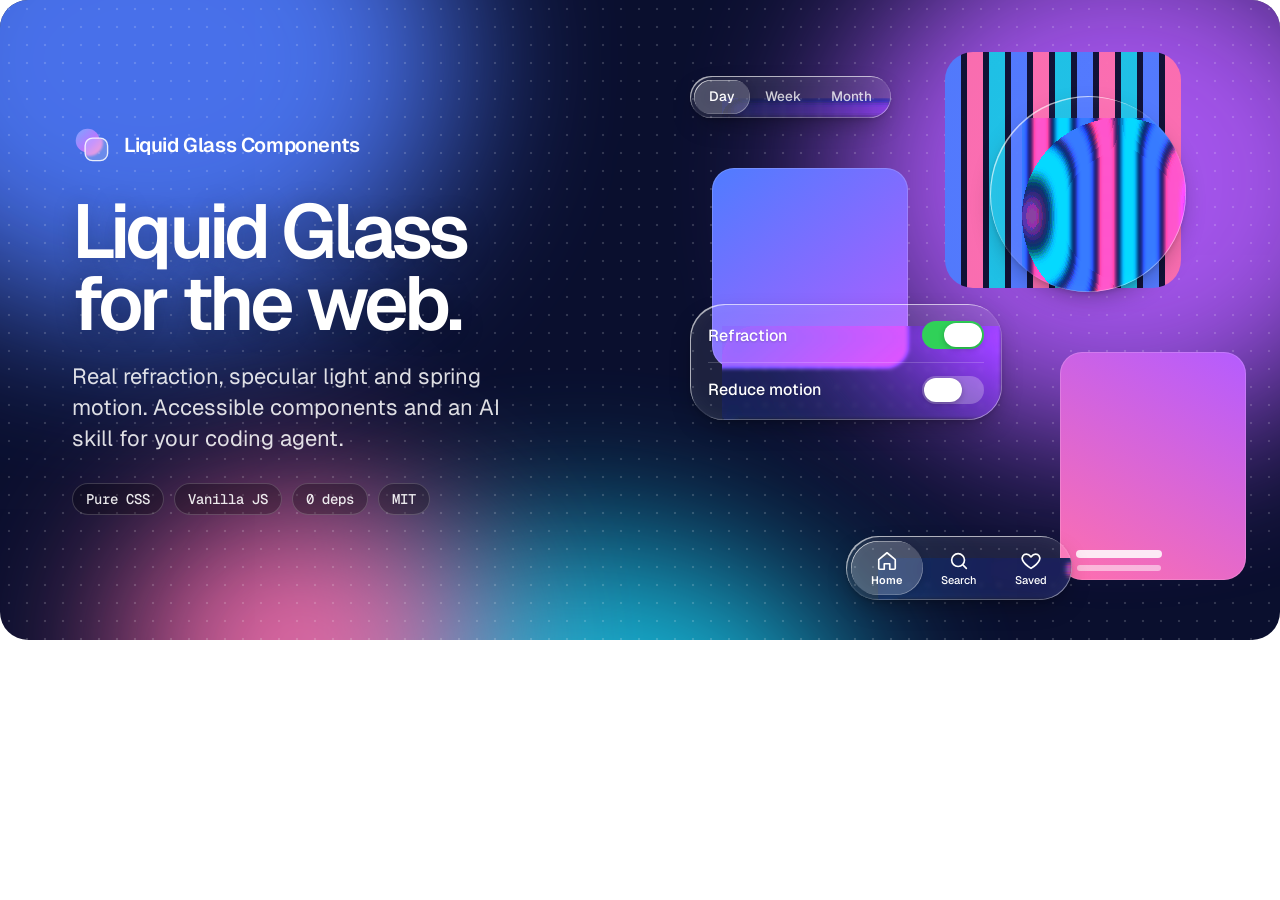
<file: .github/assets/banner.html>
<!DOCTYPE html>
<!--
  Source of the README header (banner.png) and the social preview.
  It loads the shipped snippets, so the glass in the image is the real material.
  Regenerate with the command in docs/operations.md ("README images").
-->
<html lang="en" data-glass-scheme="dark">
<head>
  <meta charset="UTF-8">
  <title>Liquid Glass Components banner</title>
  <link href="https://fonts.googleapis.com/css2?family=Geist:wght@400;500;600;700&family=Geist+Mono:wght@400;500&display=swap" rel="stylesheet">
  <link rel="stylesheet" href="../../skills/liquid-glass/snippets/tokens.css">
  <link rel="stylesheet" href="../../skills/liquid-glass/snippets/glass-surface.css">
  <link rel="stylesheet" href="../../skills/liquid-glass/snippets/glass-card.css">
  <link rel="stylesheet" href="../../skills/liquid-glass/snippets/glass-toggle.css">
  <link rel="stylesheet" href="../../skills/liquid-glass/snippets/glass-segmented.css">
  <link rel="stylesheet" href="../../skills/liquid-glass/snippets/glass-tab-bar.css">
  <link rel="stylesheet" href="../../skills/liquid-glass/snippets/glass-slider.css">
  <script src="../../skills/liquid-glass/snippets/liquid-glass.js" defer></script>
  <style>
    :root { --glass-font-sans: 'Geist', system-ui, sans-serif; }
    * { box-sizing: border-box; margin: 0; padding: 0; }
    html, body { width: 1280px; height: 640px; background: transparent; overflow: hidden; }
    body { font-family: 'Geist', system-ui, sans-serif; -webkit-font-smoothing: antialiased; }

    .banner { position: relative; width: 1280px; height: 640px; border-radius: 28px; overflow: hidden; background: #0a0f2e; color: #fff; }

    /* Wallpaper: the aurora palette from the landing, frozen. */
    .blob { position: absolute; border-radius: 50%; filter: blur(80px); opacity: 0.9; }
    .b1 { width: 620px; height: 520px; left: -160px; top: -200px; background: #4f7cff; }
    .b2 { width: 560px; height: 520px; right: -120px; top: -80px; background: #b45cff; }
    .b3 { width: 560px; height: 380px; left: 300px; bottom: -280px; background: #19c6e6; }
    .b4 { width: 360px; height: 300px; left: 120px; bottom: -160px; background: #ff6fae; }
    .dots { position: absolute; inset: 0; background: radial-gradient(rgba(255, 255, 255, 0.16) 1px, transparent 1.6px) 0 0 / 18px 18px; }

    /* Content behind the glass, so the refraction has edges to bend. */
    .tile { position: absolute; border-radius: 22px; box-shadow: inset 0 0 0 1px rgba(255, 255, 255, 0.16); }
    .tile::after { content: ""; position: absolute; left: 16px; bottom: 22px; width: 46%; height: 8px; border-radius: 4px; background: rgba(255, 255, 255, 0.85); box-shadow: 0 14px 0 -1px rgba(255, 255, 255, 0.5); }
    .t1 { left: 712px; top: 168px; width: 196px; height: 200px; background: linear-gradient(140deg, #4f7cff, #b45cff); }
    .t2 { left: 1060px; top: 352px; width: 186px; height: 228px; background: linear-gradient(30deg, #ff6fae, #b45cff); }
    .t1::after { display: none; }
    .stripes { position: absolute; left: 945px; top: 52px; width: 236px; height: 236px; border-radius: 28px; background: repeating-linear-gradient(90deg, #4f7cff 0 16px, #0a0f2e 16px 22px, #ff6fae 22px 38px, #0a0f2e 38px 44px, #19c6e6 44px 60px, #0a0f2e 60px 66px); opacity: 0.95; }

    /* Copy, on the content layer. */
    .copy { position: absolute; left: 72px; top: 0; bottom: 0; width: 560px; display: flex; flex-direction: column; justify-content: center; }
    .brand { display: flex; align-items: center; gap: 12px; font-weight: 600; font-size: 20px; letter-spacing: -0.02em; margin-bottom: 30px; }
    .brand svg { width: 40px; height: 40px; }
    h1 { font-size: 76px; font-weight: 600; letter-spacing: -0.05em; line-height: 0.95; text-shadow: 0 2px 24px rgba(0, 0, 0, 0.25); }
    p { margin-top: 22px; font-size: 22px; line-height: 1.4; color: rgba(255, 255, 255, 0.86); max-width: 470px; }
    .meta { display: flex; gap: 10px; margin-top: 30px; }
    .meta span { padding: 7px 14px; border-radius: 999px; background: rgba(0, 0, 0, 0.28); box-shadow: inset 0 0 0 1px rgba(255, 255, 255, 0.18); font: 500 14px 'Geist Mono', monospace; color: rgba(255, 255, 255, 0.9); }

    /* Glass, on the chrome layer. */
    .lens { position: absolute; left: 990px; top: 96px; width: 196px; height: 196px; border-radius: 50%; --glass-tint: 0.02; }
    .list { position: absolute; left: 690px; top: 304px; width: 312px; padding: 4px 18px; }
    .li { display: flex; align-items: center; justify-content: space-between; height: 54px; font-weight: 500; font-size: 16px; }
    .li + .li { border-top: 1px solid var(--glass-separator); }
    .seg { position: absolute; left: 690px; top: 76px; }
    .tabs { position: absolute; left: 846px; bottom: 40px; }
  </style>
</head>
<body>
  <div class="banner">
    <div class="blob b1"></div><div class="blob b2"></div><div class="blob b3"></div><div class="blob b4"></div>
    <div class="dots"></div>
    <div class="tile t1"></div><div class="tile t2"></div>
    <div class="stripes"></div>

    <div class="copy">
      <div class="brand">
        <svg viewBox="0 0 32 32" aria-hidden="true">
          <defs>
            <linearGradient id="o" x1="0" y1="0" x2="1" y2="1"><stop offset="0" stop-color="#7aa7ff"/><stop offset=".55" stop-color="#b37bff"/><stop offset="1" stop-color="#ff86c1"/></linearGradient>
            <clipPath id="p"><rect x="10.5" y="10.5" width="18" height="18" rx="6"/></clipPath>
            <filter id="f" x="-20%" y="-20%" width="140%" height="140%"><feGaussianBlur stdDeviation=".8"/></filter>
          </defs>
          <circle cx="12.5" cy="12.5" r="9.5" fill="url(#o)"/>
          <g clip-path="url(#p)"><circle cx="13.8" cy="13.8" r="11" fill="url(#o)" filter="url(#f)"/></g>
          <rect x="10.5" y="10.5" width="18" height="18" rx="6" fill="#fff" fill-opacity=".2" stroke="#fff" stroke-opacity=".85" stroke-width="1.1"/>
        </svg>
        Liquid Glass Components
      </div>
      <h1>Liquid Glass<br>for the web.</h1>
      <p>Real refraction, specular light and spring motion. Accessible components and an AI skill for your coding agent.</p>
      <div class="meta"><span>Pure CSS</span><span>Vanilla JS</span><span>0 deps</span><span>MIT</span></div>
    </div>

    <div class="glass-surface glass-sheen lens" data-refract data-refract-bezel="44" data-refract-strength="58"></div>

    <div class="glass-segmented seg" role="radiogroup" aria-label="Range" data-refract>
      <button class="glass-segmented__option" type="button" role="radio" aria-checked="true">Day</button>
      <button class="glass-segmented__option" type="button" role="radio" aria-checked="false">Week</button>
      <button class="glass-segmented__option" type="button" role="radio" aria-checked="false">Month</button>
    </div>

    <div class="glass-card list" data-refract data-refract-bezel="18">
      <div class="li"><span>Refraction</span><button class="glass-toggle" type="button" role="switch" aria-checked="true" aria-label="Refraction"><span class="glass-toggle__thumb"></span></button></div>
      <div class="li"><span>Reduce motion</span><button class="glass-toggle" type="button" role="switch" aria-checked="false" aria-label="Reduce motion"><span class="glass-toggle__thumb"></span></button></div>
    </div>

    <nav class="glass-tabs tabs" role="tablist" aria-label="Tabs" data-refract>
      <button class="glass-tabs__tab" type="button" role="tab" aria-selected="true"><svg class="glass-tabs__icon" viewBox="0 0 24 24" fill="none" stroke="currentColor" stroke-width="1.8" stroke-linecap="round" stroke-linejoin="round" aria-hidden="true"><path d="M3 10.5 12 3l9 7.5V20a1 1 0 0 1-1 1h-5v-6H9v6H4a1 1 0 0 1-1-1Z"/></svg><span class="glass-tabs__label">Home</span></button>
      <button class="glass-tabs__tab" type="button" role="tab" aria-selected="false"><svg class="glass-tabs__icon" viewBox="0 0 24 24" fill="none" stroke="currentColor" stroke-width="1.8" stroke-linecap="round" stroke-linejoin="round" aria-hidden="true"><circle cx="11" cy="11" r="7"/><path d="m20 20-3.5-3.5"/></svg><span class="glass-tabs__label">Search</span></button>
      <button class="glass-tabs__tab" type="button" role="tab" aria-selected="false"><svg class="glass-tabs__icon" viewBox="0 0 24 24" fill="none" stroke="currentColor" stroke-width="1.8" stroke-linecap="round" stroke-linejoin="round" aria-hidden="true"><path d="M12 20s-7.5-4.6-9.3-9.2C1.5 7.6 3.6 4.5 7 4.5c2 0 3.4 1.1 5 3 1.6-1.9 3-3 5-3 3.4 0 5.5 3.1 4.3 6.3C19.5 15.4 12 20 12 20Z"/></svg><span class="glass-tabs__label">Saved</span></button>
    </nav>
  </div>
</body>
</html>
</file>
<file: skills/liquid-glass/snippets/tokens.css>
/**
 * Liquid Glass design tokens.
 *
 * Liquid Glass Components v2.1.0. Load before any component snippet.
 * MIT License. https://github.com/jcm-developer/liquid-glass-components
 *
 * The material has three layers:
 *   1. Refraction: an SVG displacement map that bends the backdrop at the bezel
 *      (liquid-glass.js, Chromium). Progressive enhancement.
 *   2. Frost: a light blur. Low while refraction is active, higher when it is not,
 *      so text stays legible everywhere.
 *   3. Light: a faint tint, two specular rims (top-left and bottom-right) and a
 *      pointer-reactive sheen.
 *
 * Primitive tokens (tint, rim, blur...) can be overridden on any element. Derived tokens
 * are recomputed on every glass component (see Derived tokens), so a local override only
 * changes that element.
 */

/* ── Primitives ── */

:root {
  /* Material */
  --glass-tint: 0.08;                 /* surface fill opacity */
  --glass-tint-rgb: 255 255 255;      /* surface fill colour */
  --glass-rim: 0.6;                   /* specular rim intensity, 0–1 */
  --glass-blur: 2px;                  /* frost while refraction is active */
  --glass-blur-fallback: 8px;         /* frost when refraction is unavailable */
  --glass-saturation: 180%;

  /* Refraction (read by liquid-glass.js) */
  --glass-refraction: 48;             /* displacement strength, in px */
  --glass-bezel: 22px;                /* width of the curved lens edge */
  --glass-chroma: 0.5;                /* chromatic dispersion at the edge, 0–1 */

  /* Content on glass */
  --glass-text-primary: #ffffff;
  --glass-text-secondary: rgb(255 255 255 / 0.78);
  --glass-text-selected: #ffffff;
  --glass-text-shadow: 0 1px 2px rgb(0 0 0 / 0.18);
  --glass-fill: rgb(255 255 255 / 0.2);          /* selected item inside glass */
  --glass-fill-hover: rgb(255 255 255 / 0.14);   /* hovered item inside glass */
  --glass-separator: rgb(255 255 255 / 0.18);
  --glass-track: rgb(255 255 255 / 0.25);        /* slider track, switch off */
  --glass-track-fill: #ffffff;                   /* slider fill */
  --glass-shadow-color: 0 0 0;

  /* Accent */
  --glass-accent-rgb: 10 132 255;
  --glass-accent: rgb(var(--glass-accent-rgb));
  --glass-tint-prominent: 0.55;
  --glass-switch-on: #30d158;
  --glass-danger: #ffb4b4;

  /* Geometry */
  --glass-radius-xs: 10px;
  --glass-radius-sm: 14px;
  --glass-radius-md: 20px;
  --glass-radius-lg: 26px;
  --glass-radius-xl: 34px;
  --glass-radius-pill: 9999px;
  --glass-padding-xs: 4px;
  --glass-padding-sm: 8px;
  --glass-padding-md: 12px;
  --glass-padding-lg: 16px;
  --glass-padding-xl: 24px;
  --glass-gap: 8px;
  --glass-target: 44px;               /* minimum touch target */

  /* Typography (system font first: SF Pro on Apple devices) */
  --glass-font-sans: -apple-system, BlinkMacSystemFont, system-ui, 'Segoe UI', Roboto, 'Helvetica Neue', Arial, sans-serif;
  --glass-font-mono: ui-monospace, 'SF Mono', Menlo, Consolas, monospace;
  --glass-font-weight-body: 500;
  --glass-font-weight-heading: 600;

  /* Motion */
  --glass-duration-fast: 200ms;
  --glass-duration-normal: 400ms;
  --glass-duration-spring: 600ms;     /* springs need time to visibly settle */
  --glass-easing-spring: linear(0, 0.06 2%, 0.23 4.5%, 0.5 7.5%, 0.73 10.5%, 0.9 13.5%, 1.02 17%, 1.08 20.5%, 1.09 23.5%, 1.07 27%, 1.03 31.5%, 1 37%, 0.99 43%, 0.995 53%, 1);
  --glass-easing-smooth: cubic-bezier(0.16, 1, 0.3, 1);
  --glass-press-scale: 1.08;          /* Liquid Glass controls grow when pressed */

  /* Focus */
  --glass-focus-ring: 0 0 0 2px #ffffff, 0 0 0 4px #000000;
  --glass-focus-offset: 3px;

  /* Solid fallbacks (reduced transparency) */
  --glass-solid-bg: #1c1c1e;
  --glass-solid-text: #ffffff;
  --glass-solid-border: #3a3a3c;

  /* Deprecated v1 aliases (kept so existing code keeps working) */
  --glass-border-radius-xs: var(--glass-radius-xs);
  --glass-border-radius-sm: var(--glass-radius-sm);
  --glass-border-radius-md: var(--glass-radius-md);
  --glass-border-radius-lg: var(--glass-radius-lg);
  --glass-border-radius-xl: var(--glass-radius-xl);
  --glass-border-radius-pill: var(--glass-radius-pill);
  --glass-duration-morph: var(--glass-duration-spring);
}

/* ── Schemes ── */

/*
   Glass adapts to what is BEHIND it, not to the page theme alone.
   Default: glass over dark or colourful content (photos, wallpapers).
   Light:   glass over light content.
   Force a scheme on any container with data-glass-scheme="dark|light".
 */
@media (prefers-color-scheme: light) {
  :root:not([data-glass-scheme="dark"]) {
    --glass-tint: 0.42;
    --glass-rim: 0.9;
    --glass-text-primary: #1d1d1f;
    --glass-text-secondary: rgb(0 0 0 / 0.6);
    --glass-text-selected: #0a6cff;
    --glass-text-shadow: none;
    --glass-fill: rgb(0 0 0 / 0.08);
    --glass-fill-hover: rgb(0 0 0 / 0.05);
    --glass-separator: rgb(0 0 0 / 0.1);
    --glass-track: rgb(0 0 0 / 0.14);
    --glass-track-fill: var(--glass-accent);
    --glass-shadow-color: 15 23 42;
    --glass-danger: #d70015;
    --glass-solid-bg: #f2f2f7;
    --glass-solid-text: #000000;
    --glass-solid-border: #d1d1d6;
  }
}

[data-glass-scheme="dark"] {
  --glass-tint: 0.08;
  --glass-rim: 0.6;
  --glass-text-primary: #ffffff;
  --glass-text-secondary: rgb(255 255 255 / 0.78);
  --glass-text-selected: #ffffff;
  --glass-text-shadow: 0 1px 2px rgb(0 0 0 / 0.18);
  --glass-fill: rgb(255 255 255 / 0.2);
  --glass-fill-hover: rgb(255 255 255 / 0.14);
  --glass-separator: rgb(255 255 255 / 0.18);
  --glass-track: rgb(255 255 255 / 0.25);
  --glass-track-fill: #ffffff;
  --glass-shadow-color: 0 0 0;
  --glass-danger: #ffb4b4;
  --glass-solid-bg: #1c1c1e;
  --glass-solid-text: #ffffff;
  --glass-solid-border: #3a3a3c;
}

[data-glass-scheme="light"] {
  --glass-tint: 0.42;
  --glass-rim: 0.9;
  --glass-text-primary: #1d1d1f;
  --glass-text-secondary: rgb(0 0 0 / 0.6);
  --glass-text-selected: #0a6cff;
  --glass-text-shadow: none;
  --glass-fill: rgb(0 0 0 / 0.08);
  --glass-fill-hover: rgb(0 0 0 / 0.05);
  --glass-separator: rgb(0 0 0 / 0.1);
  --glass-track: rgb(0 0 0 / 0.14);
  --glass-track-fill: var(--glass-accent);
  --glass-shadow-color: 15 23 42;
  --glass-danger: #d70015;
  --glass-solid-bg: #f2f2f7;
  --glass-solid-text: #000000;
  --glass-solid-border: #d1d1d6;
}

/* ── Derived tokens ── */

/*
   Recomputed on each glass element so that overriding a primitive
   (e.g. style="--glass-tint: .2") changes that element only.
 */
:where(
  .glass-surface, .glass-btn, .glass-card, .glass-tabs, .glass-toolbar,
  .glass-segmented, .glass-search, .glass-sidebar, .glass-dock,
  .glass-popover, .glass-toast, .glass-modal__panel, .glass-slider-wrap,
  .glass-toggle, .glass-nav-bar__group
) {
  --glass-bg: rgb(var(--glass-tint-rgb) / var(--glass-tint));
  --glass-bg-hover: rgb(var(--glass-tint-rgb) / calc(var(--glass-tint) + 0.06));
  --glass-bg-prominent: rgb(var(--glass-accent-rgb) / var(--glass-tint-prominent));
  --glass-shadow-rim:
    inset 1.5px 1.5px 0 -0.5px rgb(255 255 255 / var(--glass-rim)),
    inset -1px -1px 0 -0.5px rgb(255 255 255 / calc(var(--glass-rim) * 0.65)),
    inset 0 0 0 1px rgb(255 255 255 / calc(var(--glass-rim) * 0.16)),
    inset 0 0 20px rgb(255 255 255 / 0.05);
  --glass-shadow:
    0 10px 28px -10px rgb(var(--glass-shadow-color) / 0.45),
    0 2px 6px -2px rgb(var(--glass-shadow-color) / 0.2);
  --glass-shadow-elevated:
    0 24px 60px -20px rgb(var(--glass-shadow-color) / 0.55),
    0 6px 16px -6px rgb(var(--glass-shadow-color) / 0.3);
}

/* ── Accessibility ── */
@media (prefers-reduced-transparency: reduce) {
  :root {
    --glass-blur: 0px;
    --glass-blur-fallback: 0px;
    --glass-saturation: 100%;
    --glass-refraction: 0;
  }
}

@media (prefers-contrast: more) {
  :root {
    --glass-rim: 1;
    --glass-text-shadow: none;
    --glass-refraction: 0;
  }
}

@media (prefers-reduced-motion: reduce) {
  :root {
    --glass-duration-fast: 0ms;
    --glass-duration-normal: 0ms;
    --glass-duration-spring: 0ms;
    --glass-easing-spring: linear;
    --glass-press-scale: 1;
  }
}
</file>
<file: skills/liquid-glass/snippets/glass-surface.css>
/**
 * Base Liquid Glass material: tint, frost, specular rims and an optional pointer sheen.
 *
 * Liquid Glass Components v2.1.0. Requires tokens.css.
 * MIT License. https://github.com/jcm-developer/liquid-glass-components
 *
 * Usage:
 *   <div class="glass-surface" data-refract>
 *     Any chrome-layer content
 *   </div>
 *
 *   <!-- Optional pointer-reactive highlight -->
 *   <div class="glass-surface glass-sheen" data-refract>…</div>
 *
 *   <!-- Variants -->
 *   <div class="glass-surface glass-surface--clear">…</div>
 *   <div class="glass-surface glass-surface--prominent">…</div>
 */

/* ── Base ── */

.glass-surface {
  position: relative;
  isolation: isolate;
  border-radius: var(--glass-radius-lg);
  background: var(--glass-bg);
  -webkit-backdrop-filter: blur(var(--glass-blur-fallback)) saturate(var(--glass-saturation));
  backdrop-filter: blur(var(--glass-blur-fallback)) saturate(var(--glass-saturation));
  box-shadow: var(--glass-shadow-rim), var(--glass-shadow);
  outline: 1px solid transparent;   /* becomes visible in forced-colors mode */
  outline-offset: -1px;
  color: var(--glass-text-primary);
  text-shadow: var(--glass-text-shadow);
  font-family: var(--glass-font-sans);
  font-weight: var(--glass-font-weight-body);
}

/* Clear: for controls over photos and video. Pair with a 35% dim on bright media. */
.glass-surface--clear {
  --glass-tint: 0.02;
  --glass-rim: 0.75;
}

/* Prominent: accent-tinted, for the single primary action. */
.glass-surface--prominent {
  --glass-tint-rgb: var(--glass-accent-rgb);
  --glass-tint: var(--glass-tint-prominent);
  --glass-text-primary: #ffffff;
}

/* Pointer-reactive specular sheen. liquid-glass.js feeds --glass-mx / --glass-my. */
.glass-sheen::after {
  content: "";
  position: absolute;
  inset: 0;
  z-index: 2;
  border-radius: inherit;
  pointer-events: none;
  background: radial-gradient(160px circle at var(--glass-mx, 30%) var(--glass-my, 0%), rgb(255 255 255 / 0.2), transparent 65%);
  opacity: 0;
  transition: opacity var(--glass-duration-normal);
}
.glass-sheen:hover::after { opacity: 1; }

/* ── Accessibility ── */
@media (prefers-reduced-transparency: reduce) {
  .glass-surface {
    background: var(--glass-solid-bg);
    color: var(--glass-solid-text);
    -webkit-backdrop-filter: none !important;
    backdrop-filter: none !important;
    outline-color: var(--glass-solid-border);
    text-shadow: none;
  }
  .glass-sheen::after { display: none; }
}

@media (prefers-contrast: more) {
  .glass-surface {
    background: var(--glass-solid-bg);
    color: var(--glass-solid-text);
    outline: 2px solid currentColor;
    box-shadow: none;
    text-shadow: none;
  }
}

@media (forced-colors: active) {
  .glass-surface {
    background: Canvas;
    color: CanvasText;
    outline: 1px solid CanvasText;
    -webkit-backdrop-filter: none !important;
    backdrop-filter: none !important;
    box-shadow: none;
  }
  .glass-sheen::after { display: none; }
}
</file>
<file: skills/liquid-glass/snippets/glass-button.css>
/**
 * Glass button with regular, prominent, icon, small and plain variants.
 *
 * Liquid Glass Components v2.1.0. Requires tokens.css. Optional: liquid-glass.js (refraction, press highlight).
 * MIT License. https://github.com/jcm-developer/liquid-glass-components
 *
 * Usage:
 *   <button class="glass-btn" type="button" data-refract>Continue</button>
 *
 *   <button class="glass-btn glass-btn--prominent" type="button" data-refract>Buy now</button>
 *
 *   <button class="glass-btn glass-btn--icon glass-sheen" type="button" aria-label="Share" data-refract>
 *     <svg viewBox="0 0 24 24" aria-hidden="true">…</svg>
 *   </button>
 *
 *   <!-- Inside another glass container use the plain variant (never glass on glass) -->
 *   <button class="glass-btn glass-btn--plain" type="button">Not now</button>
 */

/* ── Base ── */

.glass-btn {
  position: relative;
  isolation: isolate;
  display: inline-flex;
  align-items: center;
  justify-content: center;
  gap: var(--glass-gap);
  min-width: var(--glass-target);
  min-height: var(--glass-target);
  padding: 0 22px;
  border: 0;
  border-radius: var(--glass-radius-pill);
  background: var(--glass-bg);
  -webkit-backdrop-filter: blur(var(--glass-blur-fallback)) saturate(var(--glass-saturation));
  backdrop-filter: blur(var(--glass-blur-fallback)) saturate(var(--glass-saturation));
  box-shadow: var(--glass-shadow-rim), var(--glass-shadow);
  outline: 1px solid transparent;
  outline-offset: -1px;
  color: var(--glass-text-primary);
  text-shadow: var(--glass-text-shadow);
  font-family: var(--glass-font-sans);
  font-weight: var(--glass-font-weight-heading);
  font-size: 0.9375rem;
  line-height: 1;
  letter-spacing: 0.01em;
  text-decoration: none;
  white-space: nowrap;
  cursor: pointer;
  user-select: none;
  -webkit-tap-highlight-color: transparent;
  transition:
    scale var(--glass-duration-spring) var(--glass-easing-spring),
    background var(--glass-duration-fast) var(--glass-easing-smooth);
}

/* Light that blooms from the press point (liquid-glass.js feeds --glass-mx/--glass-my) */
.glass-btn::after {
  content: "";
  position: absolute;
  inset: 0;
  border-radius: inherit;
  pointer-events: none;
  background: radial-gradient(120px circle at var(--glass-mx, 50%) var(--glass-my, 50%), rgb(255 255 255 / 0.32), transparent 70%);
  opacity: 0;
  transition: opacity var(--glass-duration-fast);
}

.glass-btn:hover { background: var(--glass-bg-hover); }
.glass-btn:hover::after { opacity: 0.45; }

/* Liquid Glass controls swell when pressed instead of shrinking */
.glass-btn:active { scale: var(--glass-press-scale); }
.glass-btn:active::after { opacity: 1; }

.glass-btn:focus-visible {
  outline: 2px solid #000000;
  outline-offset: var(--glass-focus-offset);
  box-shadow: var(--glass-shadow-rim), var(--glass-focus-ring);
}

.glass-btn:disabled,
.glass-btn[aria-disabled="true"] {
  opacity: 0.4;
  pointer-events: none;
}

.glass-btn svg {
  width: 20px;
  height: 20px;
  flex: none;
  stroke: currentColor;
  stroke-width: 1.8;
  stroke-linecap: round;
  stroke-linejoin: round;
  fill: none;
}

/* ── Variants ── */
.glass-btn--icon {
  width: var(--glass-target);
  height: var(--glass-target);
  padding: 0;
  border-radius: 50%;
}

.glass-btn--prominent {
  --glass-tint-rgb: var(--glass-accent-rgb);
  --glass-tint: var(--glass-tint-prominent);
  --glass-text-primary: #ffffff;
}

.glass-btn--sm {
  min-width: 36px;
  min-height: 36px;
  padding: 0 14px;
  font-size: 0.8125rem;
}
.glass-btn--sm.glass-btn--icon { width: 36px; height: 36px; padding: 0; }

/* Flat fill for buttons that sit inside a glass container */
.glass-btn--plain {
  background: var(--glass-fill);
  -webkit-backdrop-filter: none;
  backdrop-filter: none;
  box-shadow: none;
}
.glass-btn--plain:hover { background: var(--glass-fill-hover); }
.glass-btn--plain.glass-btn--prominent { background: var(--glass-accent); }

/* ── Accessibility ── */
@media (prefers-reduced-transparency: reduce) {
  .glass-btn {
    background: var(--glass-solid-bg);
    color: var(--glass-solid-text);
    -webkit-backdrop-filter: none !important;
    backdrop-filter: none !important;
    outline-color: var(--glass-solid-border);
    text-shadow: none;
  }
  .glass-btn--prominent { background: var(--glass-accent); color: #ffffff; }
}

@media (prefers-contrast: more) {
  .glass-btn {
    background: var(--glass-solid-bg);
    color: var(--glass-solid-text);
    outline: 2px solid currentColor;
    box-shadow: none;
    text-shadow: none;
  }
}

@media (prefers-reduced-motion: reduce) {
  .glass-btn, .glass-btn::after { transition: none; }
}

@media (forced-colors: active) {
  .glass-btn {
    background: ButtonFace;
    color: ButtonText;
    outline: 1px solid ButtonText;
    -webkit-backdrop-filter: none !important;
    backdrop-filter: none !important;
    box-shadow: none;
  }
  .glass-btn::after { display: none; }
  .glass-btn:focus-visible { outline: 3px solid Highlight; }
}
</file>
<file: skills/liquid-glass/snippets/glass-card.css>
/**
 * Floating glass panel for players, widgets and inspectors.
 *
 * Liquid Glass Components v2.1.0. Requires tokens.css. Optional: liquid-glass.js (refraction, sheen).
 * MIT License. https://github.com/jcm-developer/liquid-glass-components
 *
 * Usage:
 *   <div class="glass-card glass-sheen" role="region" aria-label="Now playing" data-refract data-refract-bezel="22">
 *     <h3 class="glass-card__title">Now Playing</h3>
 *     <p class="glass-card__body">Floating panels belong to the chrome layer: players, widgets, inspectors.</p>
 *   </div>
 *
 *   Use for floating panels above content. Do NOT use for content lists or feeds.
 */

/* ── Base ── */

.glass-card {
  position: relative;
  isolation: isolate;
  padding: 18px 20px;
  border-radius: var(--glass-radius-xl);
  background: var(--glass-bg);
  -webkit-backdrop-filter: blur(var(--glass-blur-fallback)) saturate(var(--glass-saturation));
  backdrop-filter: blur(var(--glass-blur-fallback)) saturate(var(--glass-saturation));
  box-shadow: var(--glass-shadow-rim), var(--glass-shadow);
  outline: 1px solid transparent;
  outline-offset: -1px;
  color: var(--glass-text-primary);
  text-shadow: var(--glass-text-shadow);
  font-family: var(--glass-font-sans);
  font-weight: var(--glass-font-weight-body);
}

.glass-card__title {
  margin: 0 0 6px;
  font-size: 1.0625rem;
  font-weight: var(--glass-font-weight-heading);
  letter-spacing: -0.01em;
}

.glass-card__body {
  margin: 0;
  color: var(--glass-text-secondary);
  font-size: 0.9375rem;
  line-height: 1.5;
}

/* ── Variants ── */
.glass-card--clear {
  --glass-tint: 0.02;
  --glass-rim: 0.75;
}

.glass-card--prominent {
  --glass-tint-rgb: var(--glass-accent-rgb);
  --glass-tint: var(--glass-tint-prominent);
  --glass-text-primary: #ffffff;
  --glass-text-secondary: rgb(255 255 255 / 0.85);
}

.glass-card--elevated {
  box-shadow: var(--glass-shadow-rim), var(--glass-shadow-elevated);
}

/* ── Accessibility ── */
@media (prefers-reduced-transparency: reduce) {
  .glass-card {
    background: var(--glass-solid-bg);
    color: var(--glass-solid-text);
    -webkit-backdrop-filter: none !important;
    backdrop-filter: none !important;
    outline-color: var(--glass-solid-border);
    text-shadow: none;
  }
}

@media (prefers-contrast: more) {
  .glass-card {
    background: var(--glass-solid-bg);
    color: var(--glass-solid-text);
    outline: 2px solid currentColor;
    box-shadow: none;
    text-shadow: none;
  }
  .glass-card__body { color: inherit; }
}

@media (forced-colors: active) {
  .glass-card {
    background: Canvas;
    color: CanvasText;
    outline: 1px solid CanvasText;
    -webkit-backdrop-filter: none !important;
    backdrop-filter: none !important;
    box-shadow: none;
  }
}
</file>
<file: skills/liquid-glass/snippets/glass-modal.css>
/**
 * Modal dialog and bottom sheet built on the native <dialog> element.
 *
 * Liquid Glass Components v2.1.0. Requires tokens.css, glass-button.css. Optional: liquid-glass.js (refraction).
 * MIT License. https://github.com/jcm-developer/liquid-glass-components
 *
 * Usage:
 *   <dialog class="glass-modal" aria-labelledby="modal-title">
 *     <div class="glass-modal__panel" data-refract data-refract-bezel="28">
 *       <header class="glass-modal__header">
 *         <h2 class="glass-modal__title" id="modal-title">Spatial Audio</h2>
 *       </header>
 *       <div class="glass-modal__body">Sheets float above everything else and dim what is behind them.</div>
 *       <footer class="glass-modal__actions">
 *         <button class="glass-btn glass-btn--plain" type="button" data-close>Not now</button>
 *         <button class="glass-btn glass-btn--plain glass-btn--prominent" type="button" data-close>Turn on</button>
 *       </footer>
 *     </div>
 *   </dialog>
 *
 *   <script>
 *     const dialog = document.querySelector('.glass-modal');
 *     openButton.addEventListener('click', () => dialog.showModal());
 *     // The dialog fills the viewport, so a click on it (not the panel) is a backdrop click
 *     dialog.addEventListener('click', e => { if (e.target === dialog || e.target.closest('[data-close]')) dialog.close(); });
 *   </script>
 *
 *   Buttons inside the panel use .glass-btn--plain: no glass on glass.
 *   Add .glass-modal--sheet for a bottom sheet.
 */

/* ── Base ── */

.glass-modal {
  position: fixed;
  inset: 0;
  width: 100%;
  height: 100%;
  max-width: none;
  max-height: none;
  margin: 0;
  padding: var(--glass-padding-lg);
  border: 0;
  background: none;
  overflow: hidden;
}

.glass-modal[open] {
  display: flex;
  align-items: center;
  justify-content: center;
}

.glass-modal::backdrop {
  background: rgb(0 0 0 / 0.35);
}

.glass-modal__panel {
  position: relative;
  isolation: isolate;
  width: min(100%, 440px);
  max-height: 85vh;
  overflow-y: auto;
  padding: 26px;
  border-radius: var(--glass-radius-xl);
  background: rgb(var(--glass-tint-rgb) / calc(var(--glass-tint) + 0.08));
  -webkit-backdrop-filter: blur(var(--glass-blur-fallback)) saturate(var(--glass-saturation));
  backdrop-filter: blur(var(--glass-blur-fallback)) saturate(var(--glass-saturation));
  box-shadow: var(--glass-shadow-rim), var(--glass-shadow-elevated);
  outline: 1px solid transparent;
  outline-offset: -1px;
  color: var(--glass-text-primary);
  text-shadow: var(--glass-text-shadow);
  font-family: var(--glass-font-sans);
  font-weight: var(--glass-font-weight-body);
}

.glass-modal[open] .glass-modal__panel {
  animation: glass-modal-in var(--glass-duration-spring) var(--glass-easing-spring);
}

@keyframes glass-modal-in {
  from { opacity: 0; translate: 0 30px; scale: 0.92; }
}

.glass-modal__header {
  display: flex;
  align-items: center;
  justify-content: space-between;
  gap: var(--glass-gap);
  margin-bottom: 8px;
}

.glass-modal__title {
  margin: 0;
  font-size: 1.3rem;
  font-weight: var(--glass-font-weight-heading);
  letter-spacing: -0.02em;
}

.glass-modal__body {
  color: var(--glass-text-secondary);
  font-size: 0.9375rem;
  line-height: 1.55;
}

.glass-modal__actions {
  display: flex;
  justify-content: flex-end;
  gap: var(--glass-gap);
  margin-top: 22px;
}

/* Bottom sheet */
.glass-modal--sheet[open] { align-items: flex-end; padding-bottom: 0; }
.glass-modal--sheet .glass-modal__panel {
  width: min(100%, 640px);
  border-bottom-left-radius: 0;
  border-bottom-right-radius: 0;
}
.glass-modal--sheet[open] .glass-modal__panel { animation-name: glass-sheet-in; }
@keyframes glass-sheet-in { from { translate: 0 100%; } }

/* ── Accessibility ── */
@media (prefers-reduced-transparency: reduce) {
  .glass-modal__panel {
    background: var(--glass-solid-bg);
    color: var(--glass-solid-text);
    -webkit-backdrop-filter: none !important;
    backdrop-filter: none !important;
    outline-color: var(--glass-solid-border);
    text-shadow: none;
  }
  .glass-modal::backdrop { background: rgb(0 0 0 / 0.6); }
}

@media (prefers-contrast: more) {
  .glass-modal__panel {
    background: var(--glass-solid-bg);
    color: var(--glass-solid-text);
    outline: 2px solid currentColor;
    box-shadow: none;
    text-shadow: none;
  }
  .glass-modal__body { color: inherit; }
}

@media (prefers-reduced-motion: reduce) {
  .glass-modal[open] .glass-modal__panel { animation: none; }
}

@media (forced-colors: active) {
  .glass-modal__panel {
    background: Canvas;
    color: CanvasText;
    outline: 2px solid CanvasText;
    -webkit-backdrop-filter: none !important;
    backdrop-filter: none !important;
    box-shadow: none;
  }
}
</file>
<file: skills/liquid-glass/snippets/glass-nav-bar.css>
/**
 * Screen navigation bar: glass button groups over a clear bar, a large title that collapses
 * into the bar on scroll, and a scroll-edge fade that keeps the groups legible.
 *
 * Liquid Glass Components v2.1.0. Requires tokens.css. Optional: liquid-glass.js (collapsing title, scroll edge).
 * MIT License. https://github.com/jcm-developer/liquid-glass-components
 *
 * Usage:
 *   <header class="glass-nav-bar">
 *     <div class="glass-nav-bar__group" data-refract>
 *       <button class="glass-nav-bar__btn" type="button" aria-label="Back"><svg viewBox="0 0 24 24" aria-hidden="true">…</svg></button>
 *     </div>
 *     <span class="glass-nav-bar__title" aria-hidden="true">Library</span>
 *     <div class="glass-nav-bar__group" data-refract>
 *       <button class="glass-nav-bar__btn" type="button" aria-label="Share"><svg viewBox="0 0 24 24" aria-hidden="true">…</svg></button>
 *       <button class="glass-nav-bar__btn glass-nav-bar__btn--text" type="button">Edit</button>
 *     </div>
 *   </header>
 *   <h1 class="glass-nav-bar__large-title">Library</h1>
 *   …scrolling content…
 *
 *   <!-- Compact: no large title, the title always shows in the bar -->
 *   <header class="glass-nav-bar glass-nav-bar--compact">…</header>
 *
 *   The bar itself is clear; only the groups are glass, and the buttons inside them are flat
 *   (no glass on glass). Put the large title first in the content that scrolls under the bar.
 *   liquid-glass.js watches the nearest scrollable ancestor (or the window) and sets
 *   is-scrolled (scroll edge on) and is-collapsed (title moves into the bar). Without it the
 *   scroll edge stays on and the title stays in the content; use --compact to show the title
 *   in the bar as well.
 *   For a website header with a brand and links, use glass-toolbar--fixed instead.
 */

/* ── Base ── */

.glass-nav-bar {
  position: sticky;
  top: 0;
  z-index: 40;
  isolation: isolate;
  display: grid;
  grid-template-columns: 1fr auto 1fr;
  align-items: center;
  gap: var(--glass-gap);
  min-height: 60px;
  padding: 8px var(--glass-padding-md);
  color: var(--glass-text-primary);
  font-family: var(--glass-font-sans);
}

/* Scroll edge: a tinted fade, not a second glass layer, so the groups stay the only glass. */
.glass-nav-bar::before {
  content: "";
  position: absolute;
  inset: 0 0 -24px;
  z-index: -1;
  background: linear-gradient(
    to bottom,
    color-mix(in srgb, var(--glass-solid-bg) 96%, transparent) calc(100% - 24px),
    transparent
  );
  opacity: 0;
  pointer-events: none;
  transition: opacity var(--glass-duration-normal) var(--glass-easing-smooth);
}
.glass-nav-bar.is-scrolled::before { opacity: 1; }

/* Without liquid-glass.js nothing reports the scroll, so the edge stays on like a classic bar. */
.glass-nav-bar:not(.is-enhanced)::before { opacity: 1; }

.glass-nav-bar__group {
  position: relative;
  isolation: isolate;
  display: inline-flex;
  align-items: center;
  gap: 2px;
  padding: 4px;
  border-radius: var(--glass-radius-pill);
  background: var(--glass-bg);
  -webkit-backdrop-filter: blur(var(--glass-blur-fallback)) saturate(var(--glass-saturation));
  backdrop-filter: blur(var(--glass-blur-fallback)) saturate(var(--glass-saturation));
  box-shadow: var(--glass-shadow-rim), var(--glass-shadow);
  outline: 1px solid transparent;
  outline-offset: -1px;
  color: var(--glass-text-primary);
  text-shadow: var(--glass-text-shadow);
  grid-row: 1;
}
.glass-nav-bar > .glass-nav-bar__group:first-child { grid-column: 1; justify-self: start; }
.glass-nav-bar > .glass-nav-bar__group:last-child { grid-column: 3; justify-self: end; }

.glass-nav-bar__btn {
  display: grid;
  place-items: center;
  min-width: 36px;
  height: 36px;
  padding: 0;
  border: 0;
  border-radius: var(--glass-radius-pill);
  background: none;
  color: inherit;
  font: var(--glass-font-weight-heading) 0.9375rem/1 var(--glass-font-sans);
  cursor: pointer;
  -webkit-tap-highlight-color: transparent;
  transition: background var(--glass-duration-fast), scale var(--glass-duration-spring) var(--glass-easing-spring);
}
.glass-nav-bar__btn:hover { background: var(--glass-fill-hover); }
.glass-nav-bar__btn:active { scale: var(--glass-press-scale); }
.glass-nav-bar__btn:disabled { opacity: 0.4; cursor: default; }
.glass-nav-bar__btn--text { padding: 0 12px; }

.glass-nav-bar__btn svg {
  width: 20px;
  height: 20px;
  stroke: currentColor;
  stroke-width: 1.8;
  stroke-linecap: round;
  stroke-linejoin: round;
  fill: none;
}

.glass-nav-bar__btn:focus-visible {
  outline: 2px solid #000000;
  outline-offset: 1px;
  box-shadow: var(--glass-focus-ring);
}

.glass-nav-bar__title {
  grid-row: 1;
  grid-column: 2;
  min-width: 0;
  overflow: hidden;
  text-overflow: ellipsis;
  white-space: nowrap;
  font-size: 1.0625rem;
  font-weight: var(--glass-font-weight-heading);
  text-shadow: var(--glass-text-shadow);
  opacity: 0;
  translate: 0 6px;
  transition:
    opacity var(--glass-duration-normal) var(--glass-easing-smooth),
    translate var(--glass-duration-spring) var(--glass-easing-spring);
}
.glass-nav-bar.is-collapsed .glass-nav-bar__title { opacity: 1; translate: 0 0; }

/* Content layer: the large title scrolls with the page, it is not glass. */
.glass-nav-bar__large-title {
  margin: 4px 0 12px;
  padding: 0 var(--glass-padding-md);
  font: 700 2.125rem/1.15 var(--glass-font-sans);
  letter-spacing: -0.02em;
}

/* ── Variants ── */

.glass-nav-bar--compact .glass-nav-bar__title { opacity: 1; translate: 0 0; }

/* ── Accessibility ── */
@media (prefers-reduced-transparency: reduce) {
  .glass-nav-bar__group {
    background: var(--glass-solid-bg);
    color: var(--glass-solid-text);
    -webkit-backdrop-filter: none !important;
    backdrop-filter: none !important;
    outline-color: var(--glass-solid-border);
    text-shadow: none;
  }
  .glass-nav-bar::before { inset: 0; background: var(--glass-solid-bg); }
}

@media (prefers-contrast: more) {
  .glass-nav-bar__group {
    background: var(--glass-solid-bg);
    color: var(--glass-solid-text);
    outline: 2px solid currentColor;
    box-shadow: none;
    text-shadow: none;
  }
  .glass-nav-bar::before { inset: 0; background: var(--glass-solid-bg); }
  .glass-nav-bar__title { text-shadow: none; }
}

@media (prefers-reduced-motion: reduce) {
  .glass-nav-bar::before,
  .glass-nav-bar__btn,
  .glass-nav-bar__title { transition: none; }
}

@media (forced-colors: active) {
  .glass-nav-bar__group {
    background: Canvas;
    color: CanvasText;
    outline: 1px solid CanvasText;
    -webkit-backdrop-filter: none !important;
    backdrop-filter: none !important;
    box-shadow: none;
  }
  .glass-nav-bar::before { inset: 0; background: Canvas; }
}
</file>
<file: skills/liquid-glass/snippets/glass-popover.css>
/**
 * Contextual menu that springs open from its trigger.
 *
 * Liquid Glass Components v2.1.0. Requires tokens.css. Optional: liquid-glass.js (refraction).
 * MIT License. https://github.com/jcm-developer/liquid-glass-components
 *
 * Usage:
 *   <div class="glass-popover-anchor">
 *     <button class="glass-btn glass-btn--icon" type="button" id="menu-btn"
 *             aria-haspopup="menu" aria-expanded="true" aria-controls="menu" aria-label="Options">
 *       <svg viewBox="0 0 24 24" aria-hidden="true">…</svg>
 *     </button>
 *     <div class="glass-popover" id="menu" role="menu" aria-labelledby="menu-btn" data-state="open" data-refract data-refract-bezel="16">
 *       <div class="glass-popover__group">
 *         <button class="glass-popover__item" type="button" role="menuitem">
 *           <svg class="glass-popover__icon" viewBox="0 0 24 24" aria-hidden="true">…</svg>
 *           <span class="glass-popover__label">Rename</span>
 *           <kbd class="glass-popover__kbd">⌘R</kbd>
 *         </button>
 *       </div>
 *       <div class="glass-popover__divider" role="separator"></div>
 *       <div class="glass-popover__group">
 *         <button class="glass-popover__item glass-popover__item--danger" type="button" role="menuitem">
 *           <svg class="glass-popover__icon" viewBox="0 0 24 24" aria-hidden="true">…</svg>
 *           <span class="glass-popover__label">Delete</span>
 *         </button>
 *       </div>
 *     </div>
 *   </div>
 *
 *   Toggle data-state="open|closed" (and aria-expanded on the trigger) to animate.
 *   Placement: add .glass-popover--end to align to the trigger's right edge.
 */

/* ── Base ── */

.glass-popover-anchor {
  position: relative;
  display: inline-flex;
}

.glass-popover {
  position: absolute;
  top: calc(100% + 10px);
  left: 0;
  z-index: 50;
  isolation: isolate;
  width: min(240px, 90vw);
  padding: 6px;
  border-radius: var(--glass-radius-md);
  background: var(--glass-bg);
  -webkit-backdrop-filter: blur(var(--glass-blur-fallback)) saturate(var(--glass-saturation));
  backdrop-filter: blur(var(--glass-blur-fallback)) saturate(var(--glass-saturation));
  box-shadow: var(--glass-shadow-rim), var(--glass-shadow-elevated);
  outline: 1px solid transparent;
  outline-offset: -1px;
  color: var(--glass-text-primary);
  text-shadow: var(--glass-text-shadow);
  font-family: var(--glass-font-sans);
  transform-origin: top left;
  transition:
    opacity var(--glass-duration-fast),
    scale var(--glass-duration-spring) var(--glass-easing-spring),
    visibility 0s;
}

.glass-popover--end { left: auto; right: 0; transform-origin: top right; }

.glass-popover[data-state="closed"] {
  opacity: 0;
  scale: 0.85;
  visibility: hidden;
  pointer-events: none;
  transition:
    opacity var(--glass-duration-fast),
    scale var(--glass-duration-fast) var(--glass-easing-smooth),
    visibility 0s var(--glass-duration-fast);
}

.glass-popover__group {
  display: flex;
  flex-direction: column;
  gap: 2px;
}

.glass-popover__item {
  display: flex;
  align-items: center;
  gap: 10px;
  width: 100%;
  min-height: 38px;
  padding: 0 12px;
  border: 0;
  border-radius: var(--glass-radius-sm);
  background: none;
  color: inherit;
  font: var(--glass-font-weight-body) 0.875rem var(--glass-font-sans);
  text-align: left;
  cursor: pointer;
  transition: background var(--glass-duration-fast);
}
.glass-popover__item:hover { background: var(--glass-fill); }

.glass-popover__icon {
  width: 16px;
  height: 16px;
  flex: none;
  stroke: currentColor;
  stroke-width: 1.8;
  stroke-linecap: round;
  stroke-linejoin: round;
  fill: none;
}

.glass-popover__label { flex: 1; }

.glass-popover__kbd {
  color: var(--glass-text-secondary);
  font: 0.72rem var(--glass-font-mono);
}

.glass-popover__divider {
  height: 1px;
  margin: 4px 10px;
  background: var(--glass-separator);
}

.glass-popover__item--danger { color: var(--glass-danger); }

.glass-popover__item:focus-visible {
  outline: 2px solid #000000;
  outline-offset: -2px;
  box-shadow: inset 0 0 0 4px #ffffff;
}

/* ── Accessibility ── */
@media (prefers-reduced-transparency: reduce) {
  .glass-popover {
    background: var(--glass-solid-bg);
    color: var(--glass-solid-text);
    -webkit-backdrop-filter: none !important;
    backdrop-filter: none !important;
    outline-color: var(--glass-solid-border);
    text-shadow: none;
  }
}

@media (prefers-contrast: more) {
  .glass-popover {
    background: var(--glass-solid-bg);
    color: var(--glass-solid-text);
    outline: 2px solid currentColor;
    box-shadow: none;
    text-shadow: none;
  }
}

@media (prefers-reduced-motion: reduce) {
  .glass-popover,
  .glass-popover[data-state="closed"],
  .glass-popover__item { transition: none; }
}

@media (forced-colors: active) {
  .glass-popover {
    background: Canvas;
    color: CanvasText;
    outline: 1px solid CanvasText;
    -webkit-backdrop-filter: none !important;
    backdrop-filter: none !important;
    box-shadow: none;
  }
  .glass-popover__item:hover,
  .glass-popover__item:focus-visible { background: Highlight; color: HighlightText; forced-color-adjust: none; }
}
</file>
<file: skills/liquid-glass/snippets/glass-search.css>
/**
 * Search pill that springs wider on focus.
 *
 * Liquid Glass Components v2.1.0. Requires tokens.css. Optional: liquid-glass.js (refraction).
 * MIT License. https://github.com/jcm-developer/liquid-glass-components
 *
 * Usage:
 *   <div class="glass-search" role="search" data-refract>
 *     <svg class="glass-search__icon" viewBox="0 0 24 24" aria-hidden="true">…</svg>
 *     <input class="glass-search__input" type="search" placeholder="Search" aria-label="Search">
 *     <kbd class="glass-search__kbd">⌘K</kbd>
 *   </div>
 *
 *   The pill springs wider on focus. Tune with --glass-search-width / --glass-search-width-focus.
 */

/* ── Base ── */

.glass-search {
  --glass-search-width: 230px;
  --glass-search-width-focus: 300px;
  position: relative;
  isolation: isolate;
  display: flex;
  align-items: center;
  gap: 10px;
  width: var(--glass-search-width);
  max-width: 100%;
  min-height: 48px;
  padding: 0 18px;
  border-radius: var(--glass-radius-pill);
  background: var(--glass-bg);
  -webkit-backdrop-filter: blur(var(--glass-blur-fallback)) saturate(var(--glass-saturation));
  backdrop-filter: blur(var(--glass-blur-fallback)) saturate(var(--glass-saturation));
  box-shadow: var(--glass-shadow-rim), var(--glass-shadow);
  outline: 1px solid transparent;
  outline-offset: -1px;
  color: var(--glass-text-primary);
  text-shadow: var(--glass-text-shadow);
  font-family: var(--glass-font-sans);
  cursor: text;
  transition: width var(--glass-duration-spring) var(--glass-easing-spring), background var(--glass-duration-fast);
}

.glass-search:focus-within {
  width: var(--glass-search-width-focus);
  background: var(--glass-bg-hover);
  outline: 2px solid #000000;
  outline-offset: 2px;
  box-shadow: var(--glass-shadow-rim), var(--glass-focus-ring);
}

.glass-search__icon {
  width: 18px;
  height: 18px;
  flex: none;
  stroke: currentColor;
  stroke-width: 2;
  stroke-linecap: round;
  fill: none;
  opacity: 0.85;
}

.glass-search__input {
  flex: 1;
  min-width: 0;
  border: 0;
  outline: none;
  background: none;
  color: inherit;
  font: var(--glass-font-weight-body) 0.9375rem var(--glass-font-sans);
}
.glass-search__input::placeholder { color: var(--glass-text-secondary); }
.glass-search__input::-webkit-search-cancel-button { filter: grayscale(1); }

.glass-search__kbd {
  flex: none;
  padding: 1px 6px;
  border: 1px solid var(--glass-separator);
  border-radius: 6px;
  color: var(--glass-text-secondary);
  font: 0.72rem var(--glass-font-mono);
}

/* ── Accessibility ── */
@media (prefers-reduced-transparency: reduce) {
  .glass-search {
    background: var(--glass-solid-bg);
    color: var(--glass-solid-text);
    -webkit-backdrop-filter: none !important;
    backdrop-filter: none !important;
    text-shadow: none;
  }
}

@media (prefers-contrast: more) {
  .glass-search {
    background: var(--glass-solid-bg);
    color: var(--glass-solid-text);
    outline: 2px solid currentColor;
    box-shadow: none;
    text-shadow: none;
  }
}

@media (prefers-reduced-motion: reduce) {
  .glass-search { transition: none; }
}

@media (forced-colors: active) {
  .glass-search {
    background: Field;
    color: FieldText;
    outline: 1px solid FieldText;
    -webkit-backdrop-filter: none !important;
    backdrop-filter: none !important;
    box-shadow: none;
  }
  .glass-search:focus-within { outline: 3px solid Highlight; }
}
</file>
<file: skills/liquid-glass/snippets/glass-segmented.css>
/**
 * Segmented control with a sliding, stretching selection indicator.
 *
 * Liquid Glass Components v2.1.0. Requires tokens.css. Optional: liquid-glass.js (sliding indicator, arrow keys).
 * MIT License. https://github.com/jcm-developer/liquid-glass-components
 *
 * Usage:
 *   <div class="glass-segmented" role="radiogroup" aria-label="View range" data-refract>
 *     <button class="glass-segmented__option" type="button" role="radio" aria-checked="true">Day</button>
 *     <button class="glass-segmented__option" type="button" role="radio" aria-checked="false">Week</button>
 *     <button class="glass-segmented__option" type="button" role="radio" aria-checked="false">Month</button>
 *   </div>
 *
 *   liquid-glass.js adds a .glass-indicator that slides, stretches and settles
 *   between options. Without it, the selected option keeps a static fill.
 */

/* ── Base ── */

.glass-segmented {
  position: relative;
  isolation: isolate;
  display: inline-flex;
  padding: 4px;
  border-radius: var(--glass-radius-pill);
  background: var(--glass-bg);
  -webkit-backdrop-filter: blur(var(--glass-blur-fallback)) saturate(var(--glass-saturation));
  backdrop-filter: blur(var(--glass-blur-fallback)) saturate(var(--glass-saturation));
  box-shadow: var(--glass-shadow-rim), var(--glass-shadow);
  outline: 1px solid transparent;
  outline-offset: -1px;
  color: var(--glass-text-primary);
  text-shadow: var(--glass-text-shadow);
  font-family: var(--glass-font-sans);
}

.glass-segmented__option {
  position: relative;
  z-index: 1;
  min-height: 34px;
  padding: 0 15px;
  border: 0;
  border-radius: var(--glass-radius-pill);
  background: none;
  color: var(--glass-text-secondary);
  font: var(--glass-font-weight-body) 0.85rem/1 var(--glass-font-sans);
  white-space: nowrap;
  cursor: pointer;
  transition: color var(--glass-duration-fast);
}

.glass-segmented__option:hover,
.glass-segmented__option[aria-checked="true"],
.glass-segmented__option--active {
  color: var(--glass-text-primary);
}

/* Static selection when liquid-glass.js is not loaded */
.glass-segmented:not(.is-enhanced) .glass-segmented__option[aria-checked="true"],
.glass-segmented:not(.is-enhanced) .glass-segmented__option--active {
  background: var(--glass-fill);
}

/* Sliding indicator (inserted by liquid-glass.js) */
.glass-segmented > .glass-indicator {
  position: absolute;
  top: 0;
  left: 0;
  z-index: 0;
  width: var(--glass-ind-w, 0);
  height: var(--glass-ind-h, 0);
  translate: var(--glass-ind-x, 0) var(--glass-ind-y, 0);
  border-radius: var(--glass-radius-pill);
  background: var(--glass-fill);
  box-shadow:
    inset 1px 1px 0 -0.5px rgb(255 255 255 / 0.75),
    inset -1px -1px 0 -0.5px rgb(255 255 255 / 0.35),
    0 2px 10px rgb(var(--glass-shadow-color) / 0.15);
  pointer-events: none;
  transition:
    translate var(--glass-duration-spring) var(--glass-easing-spring),
    width var(--glass-duration-spring) var(--glass-easing-spring),
    height var(--glass-duration-spring) var(--glass-easing-spring),
    scale 250ms var(--glass-easing-smooth);
}
.glass-segmented > .glass-indicator.is-stretching { scale: 1.12 0.88; }
.glass-segmented > .glass-indicator.is-instant { transition: none; }

.glass-segmented__option:focus-visible {
  outline: 2px solid #000000;
  outline-offset: 1px;
  box-shadow: var(--glass-focus-ring);
}

/* ── Accessibility ── */
@media (prefers-reduced-transparency: reduce) {
  .glass-segmented {
    background: var(--glass-solid-bg);
    color: var(--glass-solid-text);
    -webkit-backdrop-filter: none !important;
    backdrop-filter: none !important;
    outline-color: var(--glass-solid-border);
    text-shadow: none;
  }
}

@media (prefers-contrast: more) {
  .glass-segmented {
    background: var(--glass-solid-bg);
    color: var(--glass-solid-text);
    outline: 2px solid currentColor;
    box-shadow: none;
    text-shadow: none;
  }
  .glass-segmented > .glass-indicator { outline: 2px solid currentColor; }
}

@media (prefers-reduced-motion: reduce) {
  .glass-segmented > .glass-indicator,
  .glass-segmented__option { transition: none; }
}

@media (forced-colors: active) {
  .glass-segmented {
    background: Canvas;
    color: CanvasText;
    outline: 1px solid CanvasText;
    -webkit-backdrop-filter: none !important;
    backdrop-filter: none !important;
    box-shadow: none;
  }
  .glass-segmented > .glass-indicator,
  .glass-segmented:not(.is-enhanced) .glass-segmented__option[aria-checked="true"] {
    background: Highlight;
    forced-color-adjust: none;
  }
  .glass-segmented__option[aria-checked="true"] { color: HighlightText; forced-color-adjust: none; }
}
</file>
<file: skills/liquid-glass/snippets/glass-sidebar.css>
/**
 * Navigation sidebar with a sliding current-page indicator.
 *
 * Liquid Glass Components v2.1.0. Requires tokens.css. Optional: liquid-glass.js (sliding indicator, refraction).
 * MIT License. https://github.com/jcm-developer/liquid-glass-components
 *
 * Usage:
 *   <aside class="glass-sidebar" aria-label="Library" data-refract data-refract-bezel="18">
 *     <header class="glass-sidebar__header">
 *       <span class="glass-sidebar__brand-name">Studio</span>
 *     </header>
 *     <nav class="glass-sidebar__nav" aria-label="Library">
 *       <div class="glass-sidebar__section-title">Library</div>
 *       <a href="#recents" class="glass-sidebar__link" aria-current="page">
 *         <svg class="glass-sidebar__link-icon" viewBox="0 0 24 24" aria-hidden="true">…</svg>
 *         <span class="glass-sidebar__link-text">Recents</span>
 *         <span class="glass-sidebar__badge">12</span>
 *       </a>
 *       <a href="#favorites" class="glass-sidebar__link">
 *         <svg class="glass-sidebar__link-icon" viewBox="0 0 24 24" aria-hidden="true">…</svg>
 *         <span class="glass-sidebar__link-text">Favorites</span>
 *       </a>
 *     </nav>
 *     <footer class="glass-sidebar__footer">…</footer>
 *   </aside>
 *
 *   The current link is marked with aria-current="page" (the v1 .active class still works).
 */

/* ── Base ── */

.glass-sidebar {
  position: relative;
  isolation: isolate;
  display: flex;
  flex-direction: column;
  width: 240px;
  padding: 12px 8px;
  border-radius: var(--glass-radius-lg);
  background: var(--glass-bg);
  -webkit-backdrop-filter: blur(var(--glass-blur-fallback)) saturate(var(--glass-saturation));
  backdrop-filter: blur(var(--glass-blur-fallback)) saturate(var(--glass-saturation));
  box-shadow: var(--glass-shadow-rim), var(--glass-shadow);
  outline: 1px solid transparent;
  outline-offset: -1px;
  color: var(--glass-text-primary);
  text-shadow: var(--glass-text-shadow);
  font-family: var(--glass-font-sans);
  font-weight: var(--glass-font-weight-body);
}

.glass-sidebar__header {
  padding: 4px 10px 12px;
  margin-bottom: 6px;
  border-bottom: 1px solid var(--glass-separator);
}
.glass-sidebar__brand-name { font-weight: var(--glass-font-weight-heading); }

.glass-sidebar__nav {
  position: relative;
  display: flex;
  flex-direction: column;
  gap: 2px;
  flex: 1;
}

.glass-sidebar__section-title {
  padding: 6px 10px;
  color: var(--glass-text-secondary);
  font-size: 0.6875rem;
  font-weight: var(--glass-font-weight-heading);
  letter-spacing: 0.08em;
  text-transform: uppercase;
}

.glass-sidebar__link {
  position: relative;
  z-index: 1;
  display: flex;
  align-items: center;
  gap: 10px;
  min-height: 36px;
  padding: 0 10px;
  border-radius: var(--glass-radius-xs);
  color: inherit;
  font-size: 0.875rem;
  text-decoration: none;
  transition: background var(--glass-duration-fast);
}
.glass-sidebar__link:hover { background: var(--glass-fill-hover); }
.glass-sidebar__nav.is-enhanced .glass-sidebar__link:hover { background: none; }

/* Static selection when liquid-glass.js is not loaded */
.glass-sidebar__nav:not(.is-enhanced) .glass-sidebar__link[aria-current="page"],
.glass-sidebar__nav:not(.is-enhanced) .glass-sidebar__link.active {
  background: var(--glass-fill);
}
.glass-sidebar__link[aria-current="page"],
.glass-sidebar__link.active {
  font-weight: var(--glass-font-weight-heading);
}

/* Sliding indicator (inserted by liquid-glass.js) */
.glass-sidebar__nav > .glass-indicator {
  position: absolute;
  top: 0;
  left: 0;
  z-index: 0;
  width: var(--glass-ind-w, 0);
  height: var(--glass-ind-h, 0);
  translate: var(--glass-ind-x, 0) var(--glass-ind-y, 0);
  border-radius: var(--glass-radius-xs);
  background: var(--glass-fill);
  box-shadow:
    inset 1px 1px 0 -0.5px rgb(255 255 255 / 0.6),
    inset -1px -1px 0 -0.5px rgb(255 255 255 / 0.25);
  pointer-events: none;
  transition:
    translate var(--glass-duration-spring) var(--glass-easing-spring),
    width var(--glass-duration-spring) var(--glass-easing-spring),
    height var(--glass-duration-spring) var(--glass-easing-spring),
    scale 250ms var(--glass-easing-smooth);
}
.glass-sidebar__nav > .glass-indicator.is-stretching { scale: 0.94 1.1; }
.glass-sidebar__nav > .glass-indicator.is-instant { transition: none; }

.glass-sidebar__link-icon {
  width: 17px;
  height: 17px;
  flex: none;
  stroke: currentColor;
  stroke-width: 1.8;
  stroke-linecap: round;
  stroke-linejoin: round;
  fill: none;
}
.glass-sidebar__link-text { flex: 1; }

.glass-sidebar__badge {
  padding: 1px 7px;
  border-radius: var(--glass-radius-pill);
  background: var(--glass-fill);
  color: var(--glass-text-secondary);
  font-size: 0.72rem;
  font-variant-numeric: tabular-nums;
}
.glass-sidebar__badge--accent { background: var(--glass-accent); color: #ffffff; }

.glass-sidebar__footer {
  margin-top: 10px;
  padding: 10px 10px 2px;
  border-top: 1px solid var(--glass-separator);
  color: var(--glass-text-secondary);
  font-size: 0.8rem;
}

.glass-sidebar__link:focus-visible {
  outline: 2px solid #000000;
  outline-offset: 1px;
  box-shadow: var(--glass-focus-ring);
}

/* ── Accessibility ── */
@media (prefers-reduced-transparency: reduce) {
  .glass-sidebar {
    background: var(--glass-solid-bg);
    color: var(--glass-solid-text);
    -webkit-backdrop-filter: none !important;
    backdrop-filter: none !important;
    outline-color: var(--glass-solid-border);
    text-shadow: none;
  }
}

@media (prefers-contrast: more) {
  .glass-sidebar {
    background: var(--glass-solid-bg);
    color: var(--glass-solid-text);
    outline: 2px solid currentColor;
    box-shadow: none;
    text-shadow: none;
  }
  .glass-sidebar__nav > .glass-indicator { outline: 2px solid currentColor; }
}

@media (prefers-reduced-motion: reduce) {
  .glass-sidebar__nav > .glass-indicator,
  .glass-sidebar__link { transition: none; }
}

@media (forced-colors: active) {
  .glass-sidebar {
    background: Canvas;
    color: CanvasText;
    outline: 1px solid CanvasText;
    -webkit-backdrop-filter: none !important;
    backdrop-filter: none !important;
    box-shadow: none;
  }
  .glass-sidebar__nav > .glass-indicator,
  .glass-sidebar__nav:not(.is-enhanced) .glass-sidebar__link[aria-current="page"] {
    background: Highlight;
    forced-color-adjust: none;
  }
  .glass-sidebar__link[aria-current="page"] { color: HighlightText; forced-color-adjust: none; }
}
</file>
<file: skills/liquid-glass/snippets/glass-slider.css>
/**
 * Range slider whose capsule thumb turns into a lens while dragged.
 *
 * Liquid Glass Components v2.1.0. Requires tokens.css. Optional: liquid-glass.js (fill + <output> sync).
 * MIT License. https://github.com/jcm-developer/liquid-glass-components
 *
 * Usage:
 *   <div class="glass-slider-wrap glass-slider-wrap--panel" data-refract>
 *     <div class="glass-slider-header">
 *       <label for="volume" class="glass-slider-label">Volume</label>
 *       <output for="volume" class="glass-slider-value">64%</output>
 *     </div>
 *     <input type="range" id="volume" class="glass-slider" min="0" max="100" value="64" data-suffix="%">
 *   </div>
 *
 *   Drop --panel to place the slider on an existing glass surface.
 *   Without liquid-glass.js, set style="--glass-slider-pct: 64%" yourself on input.
 *   While dragged, the capsule thumb swells into a clear lens (pure CSS, :active).
 */

/* ── Base ── */

.glass-slider-wrap {
  display: flex;
  flex-direction: column;
  gap: 6px;
  width: 100%;
  max-width: 320px;
  color: var(--glass-text-primary);
  font-family: var(--glass-font-sans);
}

/* Standalone glass panel (Control Center style) */
.glass-slider-wrap--panel {
  position: relative;
  isolation: isolate;
  padding: 16px 18px 12px;
  border-radius: var(--glass-radius-lg);
  background: var(--glass-bg);
  -webkit-backdrop-filter: blur(var(--glass-blur-fallback)) saturate(var(--glass-saturation));
  backdrop-filter: blur(var(--glass-blur-fallback)) saturate(var(--glass-saturation));
  box-shadow: var(--glass-shadow-rim), var(--glass-shadow);
  outline: 1px solid transparent;
  outline-offset: -1px;
  text-shadow: var(--glass-text-shadow);
}

.glass-slider-header {
  display: flex;
  align-items: center;
  justify-content: space-between;
  font-size: 0.92rem;
  font-weight: var(--glass-font-weight-heading);
}

.glass-slider-value {
  font-family: var(--glass-font-mono);
  font-size: 0.8rem;
  font-weight: var(--glass-font-weight-body);
  font-variant-numeric: tabular-nums;
  color: var(--glass-text-secondary);
}

.glass-slider {
  --glass-slider-pct: 50%;
  -webkit-appearance: none;
  appearance: none;
  width: 100%;
  height: 28px;
  margin: 0;
  background: transparent;
  cursor: pointer;
}

/* Chromium / Safari */
.glass-slider::-webkit-slider-runnable-track {
  height: 6px;
  border-radius: 3px;
  background: linear-gradient(to right, var(--glass-track-fill) var(--glass-slider-pct), var(--glass-track) var(--glass-slider-pct));
}
.glass-slider::-webkit-slider-thumb {
  -webkit-appearance: none;
  width: 34px;
  height: 22px;
  margin-top: -8px;
  border-radius: var(--glass-radius-pill);
  background: #ffffff;
  box-shadow: 0 2px 6px rgb(0 0 0 / 0.25), 0 0 0 0.5px rgb(0 0 0 / 0.06);
  transition:
    transform var(--glass-duration-normal) var(--glass-easing-spring),
    background var(--glass-duration-fast),
    box-shadow var(--glass-duration-fast);
}
.glass-slider:active::-webkit-slider-thumb {
  transform: scale(1.4);
  background: rgb(255 255 255 / 0.15);
  box-shadow:
    inset 1px 1px 0 rgb(255 255 255 / 0.95),
    inset -1px -1px 0 rgb(255 255 255 / 0.5),
    0 4px 14px rgb(0 0 0 / 0.25);
}

/* Firefox */
.glass-slider::-moz-range-track { height: 6px; border-radius: 3px; background: var(--glass-track); }
.glass-slider::-moz-range-progress { height: 6px; border-radius: 3px; background: var(--glass-track-fill); }
.glass-slider::-moz-range-thumb {
  width: 34px;
  height: 22px;
  border: 0;
  border-radius: var(--glass-radius-pill);
  background: #ffffff;
  box-shadow: 0 2px 6px rgb(0 0 0 / 0.25);
  transition: transform var(--glass-duration-normal) var(--glass-easing-spring), background var(--glass-duration-fast);
}
.glass-slider:active::-moz-range-thumb {
  transform: scale(1.4);
  background: rgb(255 255 255 / 0.15);
  box-shadow: inset 1px 1px 0 rgb(255 255 255 / 0.95), 0 4px 14px rgb(0 0 0 / 0.25);
}

.glass-slider:focus-visible {
  outline: 2px solid #000000;
  outline-offset: 2px;
  box-shadow: var(--glass-focus-ring);
  border-radius: var(--glass-radius-pill);
}

.glass-slider:disabled { opacity: 0.4; cursor: not-allowed; }

/* ── Accessibility ── */
@media (prefers-reduced-transparency: reduce) {
  .glass-slider-wrap--panel {
    background: var(--glass-solid-bg);
    color: var(--glass-solid-text);
    -webkit-backdrop-filter: none !important;
    backdrop-filter: none !important;
    outline-color: var(--glass-solid-border);
    text-shadow: none;
  }
  .glass-slider:active::-webkit-slider-thumb { background: #ffffff; }
  .glass-slider:active::-moz-range-thumb { background: #ffffff; }
}

@media (prefers-contrast: more) {
  .glass-slider-wrap--panel {
    background: var(--glass-solid-bg);
    color: var(--glass-solid-text);
    outline: 2px solid currentColor;
    box-shadow: none;
    text-shadow: none;
  }
}

@media (prefers-reduced-motion: reduce) {
  .glass-slider::-webkit-slider-thumb { transition: none; }
  .glass-slider::-moz-range-thumb { transition: none; }
}

@media (forced-colors: active) {
  .glass-slider-wrap--panel {
    background: Canvas;
    color: CanvasText;
    outline: 1px solid CanvasText;
    -webkit-backdrop-filter: none !important;
    backdrop-filter: none !important;
    box-shadow: none;
  }
  .glass-slider::-webkit-slider-runnable-track { background: ButtonText; }
  .glass-slider::-webkit-slider-thumb { background: Highlight; }
  .glass-slider::-moz-range-thumb { background: Highlight; }
}
</file>
<file: skills/liquid-glass/snippets/glass-tab-bar.css>
/**
 * Tab bar with stacked icon and label tabs and a sliding indicator.
 *
 * Liquid Glass Components v2.1.0. Requires tokens.css. Optional: liquid-glass.js (sliding indicator, arrow keys).
 * MIT License. https://github.com/jcm-developer/liquid-glass-components
 *
 * Usage:
 *   <nav class="glass-tabs" role="tablist" aria-label="Main" data-refract>
 *     <button class="glass-tabs__tab" type="button" role="tab" aria-selected="true">
 *       <svg class="glass-tabs__icon" viewBox="0 0 24 24" aria-hidden="true">…</svg>
 *       <span class="glass-tabs__label">Home</span>
 *     </button>
 *     <button class="glass-tabs__tab" type="button" role="tab" aria-selected="false">
 *       <svg class="glass-tabs__icon" viewBox="0 0 24 24" aria-hidden="true">…</svg>
 *       <span class="glass-tabs__label">Search</span>
 *     </button>
 *   </nav>
 *
 *   <!-- Text-only, horizontal tabs -->
 *   <nav class="glass-tabs glass-tabs--inline" role="tablist" aria-label="Sections">…</nav>
 */

/* ── Base ── */

.glass-tabs {
  position: relative;
  isolation: isolate;
  display: inline-flex;
  align-items: center;
  padding: 5px;
  border-radius: var(--glass-radius-pill);
  background: var(--glass-bg);
  -webkit-backdrop-filter: blur(var(--glass-blur-fallback)) saturate(var(--glass-saturation));
  backdrop-filter: blur(var(--glass-blur-fallback)) saturate(var(--glass-saturation));
  box-shadow: var(--glass-shadow-rim), var(--glass-shadow);
  outline: 1px solid transparent;
  outline-offset: -1px;
  color: var(--glass-text-primary);
  text-shadow: var(--glass-text-shadow);
  font-family: var(--glass-font-sans);
}

.glass-tabs__tab {
  position: relative;
  z-index: 1;
  display: flex;
  flex-direction: column;
  align-items: center;
  justify-content: center;
  gap: 2px;
  min-width: 72px;
  min-height: 54px;
  padding: 0 10px;
  border: 0;
  border-radius: var(--glass-radius-pill);
  background: none;
  color: var(--glass-text-primary);
  font: var(--glass-font-weight-body) 0.6875rem/1.1 var(--glass-font-sans);
  cursor: pointer;
  -webkit-tap-highlight-color: transparent;
  transition: color var(--glass-duration-fast);
}

.glass-tabs__icon {
  width: 22px;
  height: 22px;
  stroke: currentColor;
  stroke-width: 1.8;
  stroke-linecap: round;
  stroke-linejoin: round;
  fill: none;
}

/* Selection reads through weight as well as colour, so it survives a bright backdrop. */
.glass-tabs__tab[aria-selected="true"],
.glass-tabs__tab--active {
  color: var(--glass-text-selected);
  font-weight: var(--glass-font-weight-heading);
}

/* Inline variant: text-only horizontal tabs */
.glass-tabs--inline { padding: 4px; }
.glass-tabs--inline .glass-tabs__tab {
  flex-direction: row;
  gap: var(--glass-gap);
  min-width: 0;
  min-height: 36px;
  padding: 0 16px;
  font-size: 0.875rem;
}
.glass-tabs--inline .glass-tabs__tab[aria-selected="true"],
.glass-tabs--inline .glass-tabs__tab--active {
  color: var(--glass-text-primary);
  font-weight: var(--glass-font-weight-heading);
}

/* Static selection when liquid-glass.js is not loaded */
.glass-tabs:not(.is-enhanced) .glass-tabs__tab[aria-selected="true"],
.glass-tabs:not(.is-enhanced) .glass-tabs__tab--active {
  background: var(--glass-fill);
}

/* Sliding indicator (inserted by liquid-glass.js) */
.glass-tabs > .glass-indicator {
  position: absolute;
  top: 0;
  left: 0;
  z-index: 0;
  width: var(--glass-ind-w, 0);
  height: var(--glass-ind-h, 0);
  translate: var(--glass-ind-x, 0) var(--glass-ind-y, 0);
  border-radius: var(--glass-radius-pill);
  background: var(--glass-fill);
  box-shadow:
    inset 1px 1px 0 -0.5px rgb(255 255 255 / 0.75),
    inset -1px -1px 0 -0.5px rgb(255 255 255 / 0.35),
    0 2px 10px rgb(var(--glass-shadow-color) / 0.15);
  pointer-events: none;
  transition:
    translate var(--glass-duration-spring) var(--glass-easing-spring),
    width var(--glass-duration-spring) var(--glass-easing-spring),
    height var(--glass-duration-spring) var(--glass-easing-spring),
    scale 250ms var(--glass-easing-smooth);
}
.glass-tabs > .glass-indicator.is-stretching { scale: 1.12 0.88; }
.glass-tabs > .glass-indicator.is-instant { transition: none; }

.glass-tabs__tab:focus-visible {
  outline: 2px solid #000000;
  outline-offset: 1px;
  box-shadow: var(--glass-focus-ring);
}

/* ── Accessibility ── */
@media (prefers-reduced-transparency: reduce) {
  .glass-tabs {
    background: var(--glass-solid-bg);
    color: var(--glass-solid-text);
    -webkit-backdrop-filter: none !important;
    backdrop-filter: none !important;
    outline-color: var(--glass-solid-border);
    text-shadow: none;
  }
  .glass-tabs__tab { color: var(--glass-solid-text); }
  .glass-tabs__tab[aria-selected="true"] { color: var(--glass-accent); }
}

@media (prefers-contrast: more) {
  .glass-tabs {
    background: var(--glass-solid-bg);
    color: var(--glass-solid-text);
    outline: 2px solid currentColor;
    box-shadow: none;
    text-shadow: none;
  }
  .glass-tabs > .glass-indicator { outline: 2px solid currentColor; }
}

@media (prefers-reduced-motion: reduce) {
  .glass-tabs > .glass-indicator,
  .glass-tabs__tab { transition: none; }
}

@media (forced-colors: active) {
  .glass-tabs {
    background: Canvas;
    color: CanvasText;
    outline: 1px solid CanvasText;
    -webkit-backdrop-filter: none !important;
    backdrop-filter: none !important;
    box-shadow: none;
  }
  .glass-tabs > .glass-indicator,
  .glass-tabs:not(.is-enhanced) .glass-tabs__tab[aria-selected="true"] {
    background: Highlight;
    forced-color-adjust: none;
  }
  .glass-tabs__tab[aria-selected="true"] { color: HighlightText; forced-color-adjust: none; }
}
</file>
<file: skills/liquid-glass/snippets/glass-toast.css>
/**
 * Floating notification that springs in from the bottom or top edge.
 *
 * Liquid Glass Components v2.1.0. Requires tokens.css. Optional: liquid-glass.js (refraction).
 * MIT License. https://github.com/jcm-developer/liquid-glass-components
 *
 * Usage:
 *   <div class="glass-toast" role="status" aria-live="polite" data-state="visible" data-refract data-refract-bezel="16">
 *     <span class="glass-toast__icon" aria-hidden="true"><svg viewBox="0 0 24 24">…</svg></span>
 *     <div class="glass-toast__content">
 *       <strong class="glass-toast__title">Build ready</strong>
 *       <span class="glass-toast__message">Your preview deployed in 12s.</span>
 *     </div>
 *     <button class="glass-toast__dismiss" type="button" aria-label="Dismiss">×</button>
 *   </div>
 *
 *   Toggle data-state="visible|hidden" to spring it in and out.
 *   Add .glass-toast--top to anchor it to the top edge instead of the bottom.
 */

/* ── Base ── */

.glass-toast {
  --glass-toast-offset: var(--glass-padding-xl);
  position: fixed;
  bottom: var(--glass-toast-offset);
  left: 50%;
  z-index: 200;
  isolation: isolate;
  display: flex;
  align-items: center;
  gap: 12px;
  width: max-content;
  max-width: min(420px, calc(100vw - 32px));
  padding: 10px 12px 10px 10px;
  border-radius: var(--glass-radius-md);
  background: var(--glass-bg);
  -webkit-backdrop-filter: blur(var(--glass-blur-fallback)) saturate(var(--glass-saturation));
  backdrop-filter: blur(var(--glass-blur-fallback)) saturate(var(--glass-saturation));
  box-shadow: var(--glass-shadow-rim), var(--glass-shadow-elevated);
  outline: 1px solid transparent;
  outline-offset: -1px;
  color: var(--glass-text-primary);
  text-shadow: var(--glass-text-shadow);
  font-family: var(--glass-font-sans);
  font-weight: var(--glass-font-weight-body);
  translate: -50% 0;
  transition: translate var(--glass-duration-spring) var(--glass-easing-spring), opacity var(--glass-duration-fast);
}

.glass-toast[data-state="hidden"] {
  translate: -50% calc(100% + var(--glass-toast-offset) + 24px);
  opacity: 0;
  pointer-events: none;
}

.glass-toast--top { top: var(--glass-toast-offset); bottom: auto; }
.glass-toast--top[data-state="hidden"] { translate: -50% calc(-100% - var(--glass-toast-offset) - 24px); }

.glass-toast__icon {
  display: grid;
  place-items: center;
  flex: none;
  width: 38px;
  height: 38px;
  border-radius: 10px;
  background: var(--glass-accent);
  color: #ffffff;
}
.glass-toast__icon svg {
  width: 20px;
  height: 20px;
  stroke: currentColor;
  stroke-width: 1.8;
  stroke-linecap: round;
  stroke-linejoin: round;
  fill: none;
}

.glass-toast__content { display: flex; flex-direction: column; min-width: 0; }
.glass-toast__title { font-size: 0.875rem; font-weight: var(--glass-font-weight-heading); }
.glass-toast__message { color: var(--glass-text-secondary); font-size: 0.8125rem; }

.glass-toast__dismiss {
  display: grid;
  place-items: center;
  flex: none;
  width: 28px;
  height: 28px;
  margin-left: 4px;
  padding: 0;
  border: 0;
  border-radius: 50%;
  background: var(--glass-fill);
  color: inherit;
  font-size: 1rem;
  line-height: 1;
  cursor: pointer;
  transition: background var(--glass-duration-fast);
}
.glass-toast__dismiss:hover { background: var(--glass-fill-hover); }
.glass-toast__dismiss:focus-visible {
  outline: 2px solid #000000;
  outline-offset: 2px;
  box-shadow: var(--glass-focus-ring);
}

/* ── Accessibility ── */
@media (prefers-reduced-transparency: reduce) {
  .glass-toast {
    background: var(--glass-solid-bg);
    color: var(--glass-solid-text);
    -webkit-backdrop-filter: none !important;
    backdrop-filter: none !important;
    outline-color: var(--glass-solid-border);
    text-shadow: none;
  }
}

@media (prefers-contrast: more) {
  .glass-toast {
    background: var(--glass-solid-bg);
    color: var(--glass-solid-text);
    outline: 2px solid currentColor;
    box-shadow: none;
    text-shadow: none;
  }
  .glass-toast__message { color: inherit; }
}

@media (prefers-reduced-motion: reduce) {
  .glass-toast { transition: none; }
}

@media (forced-colors: active) {
  .glass-toast {
    background: Canvas;
    color: CanvasText;
    outline: 1px solid CanvasText;
    -webkit-backdrop-filter: none !important;
    backdrop-filter: none !important;
    box-shadow: none;
  }
}
</file>
<file: skills/liquid-glass/snippets/glass-toggle.css>
/**
 * Switch whose thumb swells into a clear lens while pressed.
 *
 * Liquid Glass Components v2.1.0. Requires tokens.css. Optional: liquid-glass.js (toggles aria-checked).
 * MIT License. https://github.com/jcm-developer/liquid-glass-components
 *
 * Usage:
 *   <span id="wifi-label">Wi-Fi</span>
 *   <button class="glass-toggle" type="button" role="switch" aria-checked="true" aria-labelledby="wifi-label">
 *     <span class="glass-toggle__thumb"></span>
 *   </button>
 *
 *   Without liquid-glass.js, flip aria-checked yourself on click.
 *   While pressed, the thumb swells into a clear lens (pure CSS, :active).
 */

/* ── Base ── */

.glass-toggle {
  position: relative;
  flex: none;
  width: 62px;
  height: 28px;
  padding: 0;
  border: 0;
  border-radius: var(--glass-radius-pill);
  background: var(--glass-track);
  outline: 1px solid transparent;
  cursor: pointer;
  -webkit-tap-highlight-color: transparent;
  transition: background var(--glass-duration-normal) var(--glass-easing-smooth);
}

.glass-toggle[aria-checked="true"] {
  background: var(--glass-switch-on);
}

.glass-toggle__thumb {
  position: absolute;
  top: 2px;
  left: 2px;
  width: 38px;
  height: 24px;
  border-radius: var(--glass-radius-pill);
  background: #ffffff;
  box-shadow: 0 2px 6px rgb(0 0 0 / 0.22), 0 0 0 0.5px rgb(0 0 0 / 0.04);
  transition:
    translate var(--glass-duration-spring) var(--glass-easing-spring),
    scale var(--glass-duration-normal) var(--glass-easing-spring),
    background var(--glass-duration-fast),
    box-shadow var(--glass-duration-fast);
}

.glass-toggle[aria-checked="true"] .glass-toggle__thumb {
  translate: 20px 0;
}

/* Pressed: the thumb becomes a lens you can see the track through */
.glass-toggle:active .glass-toggle__thumb {
  scale: 1.3 1.4;
  background: rgb(255 255 255 / 0.16);
  box-shadow:
    inset 1px 1px 0 -0.3px rgb(255 255 255 / 0.95),
    inset -1px -1px 0 -0.3px rgb(255 255 255 / 0.55),
    0 4px 14px rgb(0 0 0 / 0.25);
}

.glass-toggle:focus-visible {
  outline: 2px solid #000000;
  outline-offset: var(--glass-focus-offset);
  box-shadow: var(--glass-focus-ring);
}

.glass-toggle:disabled,
.glass-toggle[aria-disabled="true"] {
  opacity: 0.4;
  pointer-events: none;
}

/* ── Accessibility ── */
@media (prefers-reduced-transparency: reduce) {
  .glass-toggle:active .glass-toggle__thumb { background: #ffffff; }
}

@media (prefers-contrast: more) {
  .glass-toggle { outline: 2px solid currentColor; }
  .glass-toggle:active .glass-toggle__thumb { background: #ffffff; }
}

@media (prefers-reduced-motion: reduce) {
  .glass-toggle, .glass-toggle__thumb { transition: none; }
}

@media (forced-colors: active) {
  .glass-toggle { background: Canvas; outline: 2px solid ButtonText; }
  .glass-toggle[aria-checked="true"] { background: Highlight; }
  .glass-toggle__thumb { background: ButtonText; box-shadow: none; }
}
</file>
<file: skills/liquid-glass/snippets/glass-toolbar.css>
/**
 * Floating tool pill and fixed navbar with flat buttons inside.
 *
 * Liquid Glass Components v2.1.0. Requires tokens.css. Optional: liquid-glass.js (refraction).
 * MIT License. https://github.com/jcm-developer/liquid-glass-components
 *
 * Usage:
 *   <!-- Floating tool pill -->
 *   <div class="glass-toolbar" role="toolbar" aria-label="Formatting" data-refract>
 *     <button class="glass-toolbar__btn" type="button" aria-pressed="true" aria-label="Bold"><svg viewBox="0 0 24 24" aria-hidden="true">…</svg></button>
 *     <button class="glass-toolbar__btn" type="button" aria-pressed="false" aria-label="Italic"><svg viewBox="0 0 24 24" aria-hidden="true">…</svg></button>
 *     <span class="glass-toolbar__divider" aria-hidden="true"></span>
 *     <button class="glass-toolbar__btn" type="button" aria-label="Share"><svg viewBox="0 0 24 24" aria-hidden="true">…</svg></button>
 *   </div>
 *
 *   <!-- Fixed navbar -->
 *   <header class="glass-toolbar glass-toolbar--fixed" data-refract>
 *     <nav class="glass-toolbar__content" aria-label="Main">
 *       <a class="glass-toolbar__brand" href="/">Brand</a>
 *       <div class="glass-toolbar__actions">
 *         <button class="glass-toolbar__btn" type="button" aria-label="Menu"><svg viewBox="0 0 24 24" aria-hidden="true">…</svg></button>
 *       </div>
 *     </nav>
 *   </header>
 *
 *   Buttons inside the toolbar are flat fills, never glass (no glass on glass).
 *   For an app screen header with a collapsing large title, use glass-nav-bar instead.
 */

/* ── Base ── */

.glass-toolbar {
  position: relative;
  isolation: isolate;
  display: inline-flex;
  align-items: center;
  gap: 2px;
  padding: 5px;
  border-radius: var(--glass-radius-pill);
  background: var(--glass-bg);
  -webkit-backdrop-filter: blur(var(--glass-blur-fallback)) saturate(var(--glass-saturation));
  backdrop-filter: blur(var(--glass-blur-fallback)) saturate(var(--glass-saturation));
  box-shadow: var(--glass-shadow-rim), var(--glass-shadow);
  outline: 1px solid transparent;
  outline-offset: -1px;
  color: var(--glass-text-primary);
  text-shadow: var(--glass-text-shadow);
  font-family: var(--glass-font-sans);
  font-weight: var(--glass-font-weight-body);
}

.glass-toolbar--fixed {
  position: fixed;
  top: var(--glass-padding-lg);
  left: 50%;
  z-index: 50;
  translate: -50% 0;
  display: block;
  width: min(calc(100% - var(--glass-padding-lg) * 2), 960px);
  padding: 6px 6px 6px 20px;
}

.glass-toolbar__content {
  display: flex;
  align-items: center;
  justify-content: space-between;
  gap: var(--glass-padding-lg);
}

.glass-toolbar__brand {
  color: inherit;
  font-weight: var(--glass-font-weight-heading);
  text-decoration: none;
}

.glass-toolbar__actions {
  display: flex;
  align-items: center;
  gap: 2px;
}

.glass-toolbar__btn {
  display: grid;
  place-items: center;
  width: 42px;
  height: 42px;
  padding: 0;
  border: 0;
  border-radius: 50%;
  background: none;
  color: inherit;
  cursor: pointer;
  -webkit-tap-highlight-color: transparent;
  transition: background var(--glass-duration-fast), scale var(--glass-duration-spring) var(--glass-easing-spring);
}
.glass-toolbar__btn:hover { background: var(--glass-fill-hover); }
.glass-toolbar__btn:active { scale: var(--glass-press-scale); }
.glass-toolbar__btn[aria-pressed="true"] { background: var(--glass-fill); }

.glass-toolbar__btn svg {
  width: 20px;
  height: 20px;
  stroke: currentColor;
  stroke-width: 1.8;
  stroke-linecap: round;
  stroke-linejoin: round;
  fill: none;
}

.glass-toolbar__divider {
  width: 1px;
  height: 22px;
  margin: 0 4px;
  background: var(--glass-separator);
}

.glass-toolbar__btn:focus-visible {
  outline: 2px solid #000000;
  outline-offset: 1px;
  box-shadow: var(--glass-focus-ring);
}

/* ── Accessibility ── */
@media (prefers-reduced-transparency: reduce) {
  .glass-toolbar {
    background: var(--glass-solid-bg);
    color: var(--glass-solid-text);
    -webkit-backdrop-filter: none !important;
    backdrop-filter: none !important;
    outline-color: var(--glass-solid-border);
    text-shadow: none;
  }
}

@media (prefers-contrast: more) {
  .glass-toolbar {
    background: var(--glass-solid-bg);
    color: var(--glass-solid-text);
    outline: 2px solid currentColor;
    box-shadow: none;
    text-shadow: none;
  }
  .glass-toolbar__btn[aria-pressed="true"] { outline: 2px solid currentColor; }
}

@media (prefers-reduced-motion: reduce) {
  .glass-toolbar__btn { transition: none; }
}

@media (forced-colors: active) {
  .glass-toolbar {
    background: Canvas;
    color: CanvasText;
    outline: 1px solid CanvasText;
    -webkit-backdrop-filter: none !important;
    backdrop-filter: none !important;
    box-shadow: none;
  }
  .glass-toolbar__btn[aria-pressed="true"] { background: Highlight; color: HighlightText; forced-color-adjust: none; }
}
</file>
<file: skills/liquid-glass/snippets/glass-dock.css>
/**
 * Dock with flat app icons and proximity magnification.
 *
 * Liquid Glass Components v2.1.0. Requires tokens.css. Optional: liquid-glass.js (proximity magnification, refraction).
 * MIT License. https://github.com/jcm-developer/liquid-glass-components
 *
 * Usage:
 *   <nav class="glass-dock" aria-label="Dock" data-refract data-refract-bezel="20">
 *     <button class="glass-dock__item" type="button" aria-label="Files" data-tooltip="Files">
 *       <span class="glass-dock__icon-box" style="--glass-dock-icon: linear-gradient(160deg, #6ab0ff, #1d6bff)">
 *         <svg viewBox="0 0 24 24" aria-hidden="true">…</svg>
 *       </span>
 *       <span class="glass-dock__dot" aria-hidden="true"></span>
 *     </button>
 *     …
 *   </nav>
 *
 *   App icons are content, so they are flat colour, not glass.
 *   Without liquid-glass.js, hovering an item still magnifies it.
 */

/* ── Base ── */

.glass-dock {
  position: relative;
  isolation: isolate;
  display: inline-flex;
  align-items: flex-end;
  gap: 8px;
  padding: 9px 10px;
  border-radius: var(--glass-radius-lg);
  background: var(--glass-bg);
  -webkit-backdrop-filter: blur(var(--glass-blur-fallback)) saturate(var(--glass-saturation));
  backdrop-filter: blur(var(--glass-blur-fallback)) saturate(var(--glass-saturation));
  box-shadow: var(--glass-shadow-rim), var(--glass-shadow-elevated);
  outline: 1px solid transparent;
  outline-offset: -1px;
  color: var(--glass-text-primary);
  font-family: var(--glass-font-sans);
}

/* v1 markup wrapped items in __inner */
.glass-dock__inner { display: contents; }

.glass-dock__item {
  --glass-dock-scale: 1;
  --glass-dock-lift: 0px;
  position: relative;
  display: flex;
  flex-direction: column;
  align-items: center;
  padding: 0;
  border: 0;
  background: none;
  color: #ffffff;
  cursor: pointer;
  transform-origin: bottom center;
  scale: var(--glass-dock-scale);
  translate: 0 var(--glass-dock-lift);
  transition: scale 180ms ease-out, translate 180ms ease-out;
  -webkit-tap-highlight-color: transparent;
}

/* CSS-only magnification (replaced by proximity magnification in JS) */
.glass-dock:not(.is-magnifying) .glass-dock__item:hover {
  --glass-dock-scale: 1.25;
  --glass-dock-lift: -6px;
}

.glass-dock__icon-box {
  display: grid;
  place-items: center;
  width: 44px;
  height: 44px;
  border-radius: 12px;
  background: var(--glass-dock-icon, linear-gradient(160deg, #b5b5bd, #5b5b66));
  box-shadow: inset 0 1px 0 rgb(255 255 255 / 0.4), 0 4px 10px rgb(0 0 0 / 0.25);
}

.glass-dock__icon-box svg {
  width: 22px;
  height: 22px;
  stroke: currentColor;
  stroke-width: 1.8;
  stroke-linecap: round;
  stroke-linejoin: round;
  fill: none;
}

.glass-dock__dot {
  width: 4px;
  height: 4px;
  margin-top: 4px;
  border-radius: 50%;
  background: var(--glass-text-primary);
  opacity: 0.8;
}

/* Tooltip */
.glass-dock__item[data-tooltip]::after {
  content: attr(data-tooltip);
  position: absolute;
  bottom: calc(100% + 10px);
  left: 50%;
  translate: -50% 4px;
  padding: 4px 10px;
  border-radius: 8px;
  background: rgb(28 28 30 / 0.9);
  color: #ffffff;
  font-size: 0.75rem;
  font-weight: var(--glass-font-weight-body);
  white-space: nowrap;
  pointer-events: none;
  opacity: 0;
  transition: opacity var(--glass-duration-fast), translate var(--glass-duration-fast);
}
.glass-dock__item:hover::after,
.glass-dock__item:focus-visible::after { opacity: 1; translate: -50% 0; }

.glass-dock__item:focus-visible {
  outline: 2px solid #000000;
  outline-offset: 3px;
  border-radius: 14px;
  box-shadow: var(--glass-focus-ring);
}

/* ── Accessibility ── */
@media (prefers-reduced-transparency: reduce) {
  .glass-dock {
    background: var(--glass-solid-bg);
    color: var(--glass-solid-text);
    -webkit-backdrop-filter: none !important;
    backdrop-filter: none !important;
    outline-color: var(--glass-solid-border);
  }
}

@media (prefers-contrast: more) {
  .glass-dock {
    background: var(--glass-solid-bg);
    outline: 2px solid var(--glass-solid-text);
    box-shadow: none;
  }
}

@media (prefers-reduced-motion: reduce) {
  .glass-dock__item { transition: none; }
  .glass-dock .glass-dock__item:hover { --glass-dock-scale: 1; --glass-dock-lift: 0px; }
}

@media (forced-colors: active) {
  .glass-dock {
    background: Canvas;
    outline: 1px solid CanvasText;
    -webkit-backdrop-filter: none !important;
    backdrop-filter: none !important;
    box-shadow: none;
  }
  .glass-dock__icon-box { background: ButtonFace; color: ButtonText; outline: 1px solid ButtonText; }
}
</file>
